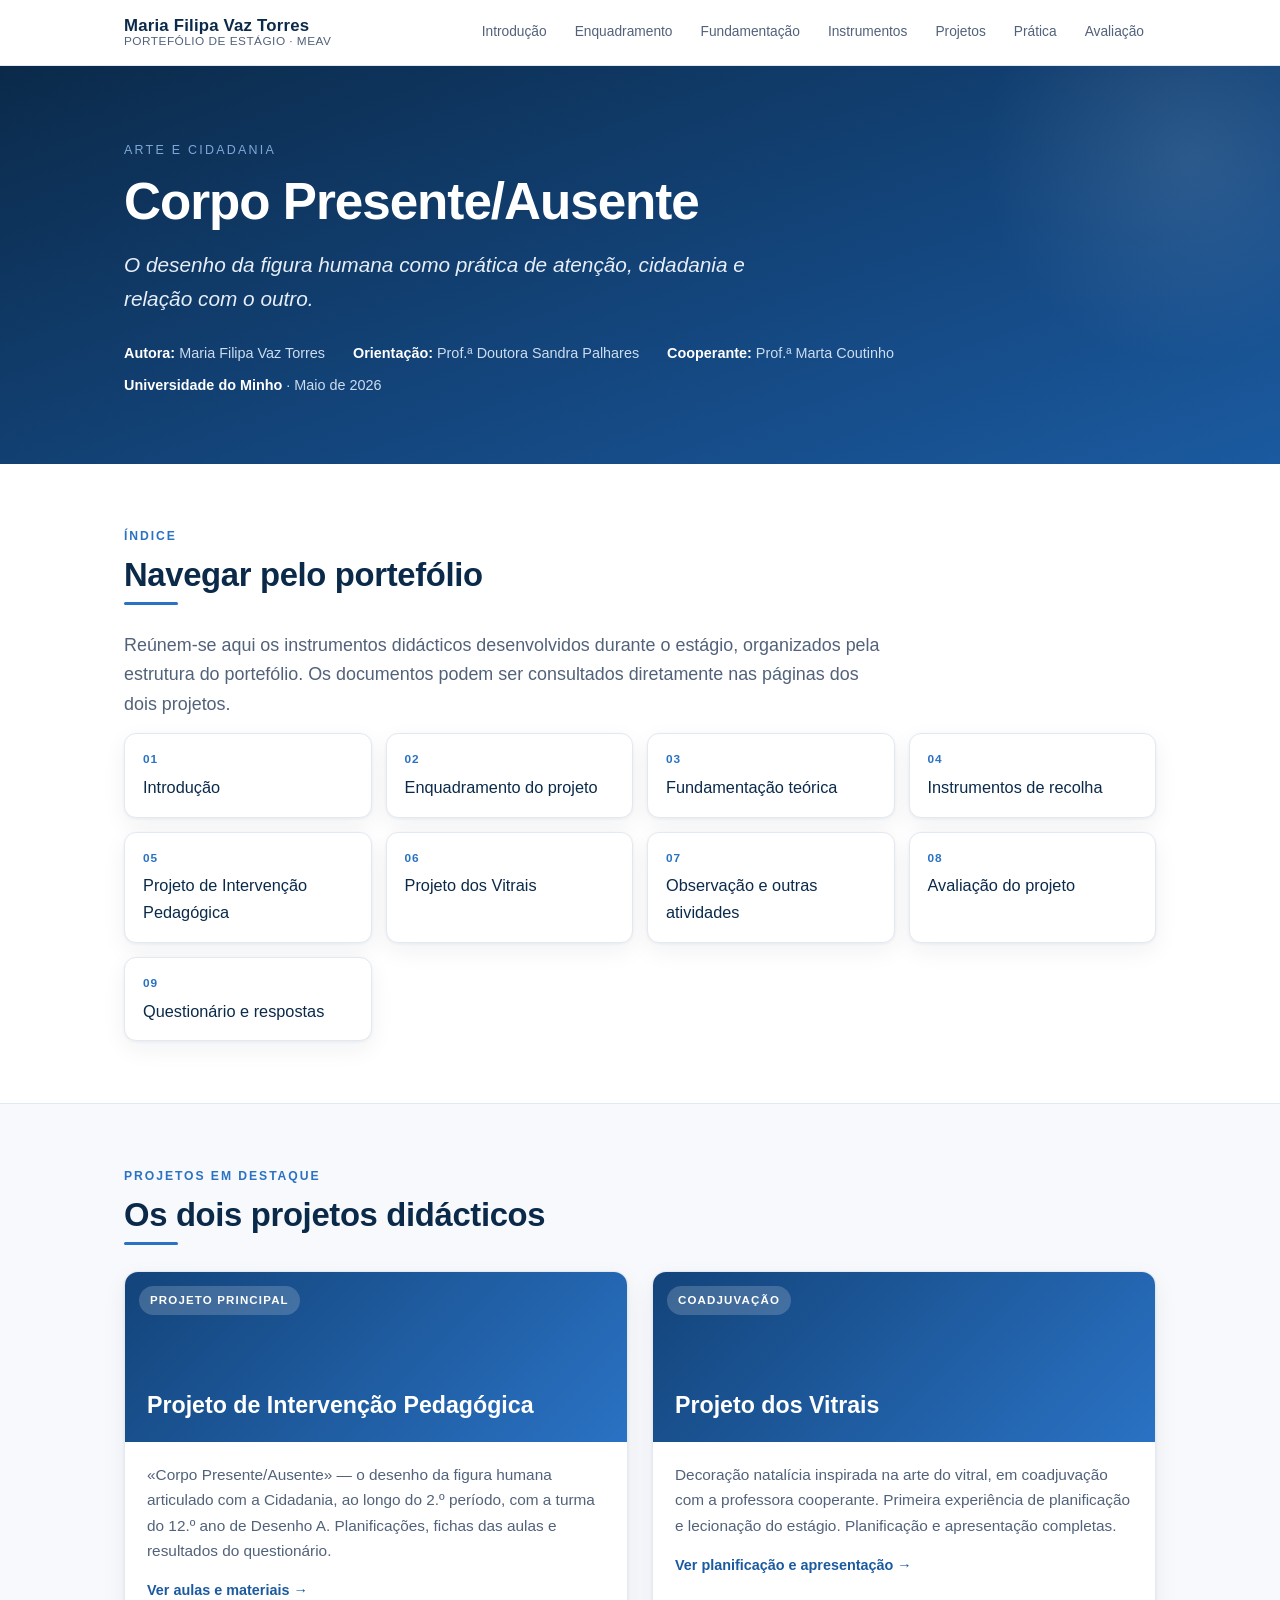
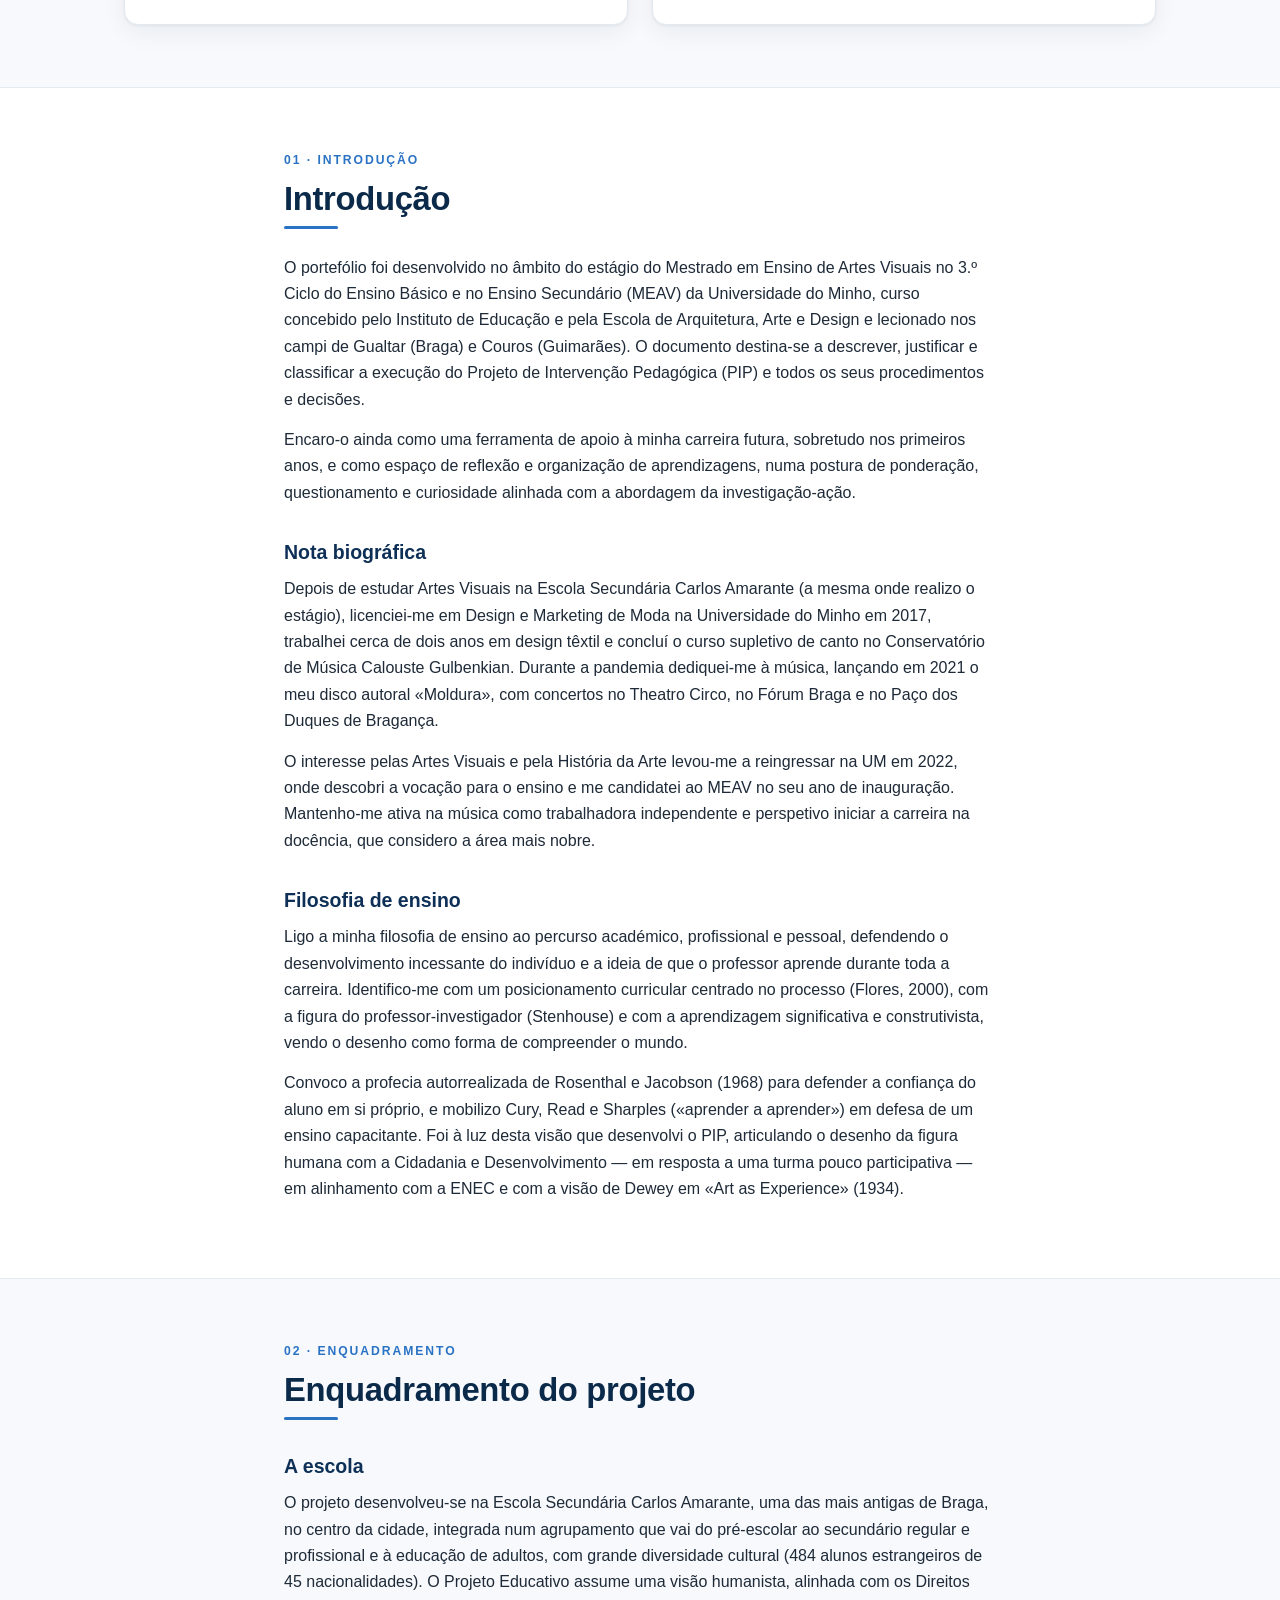
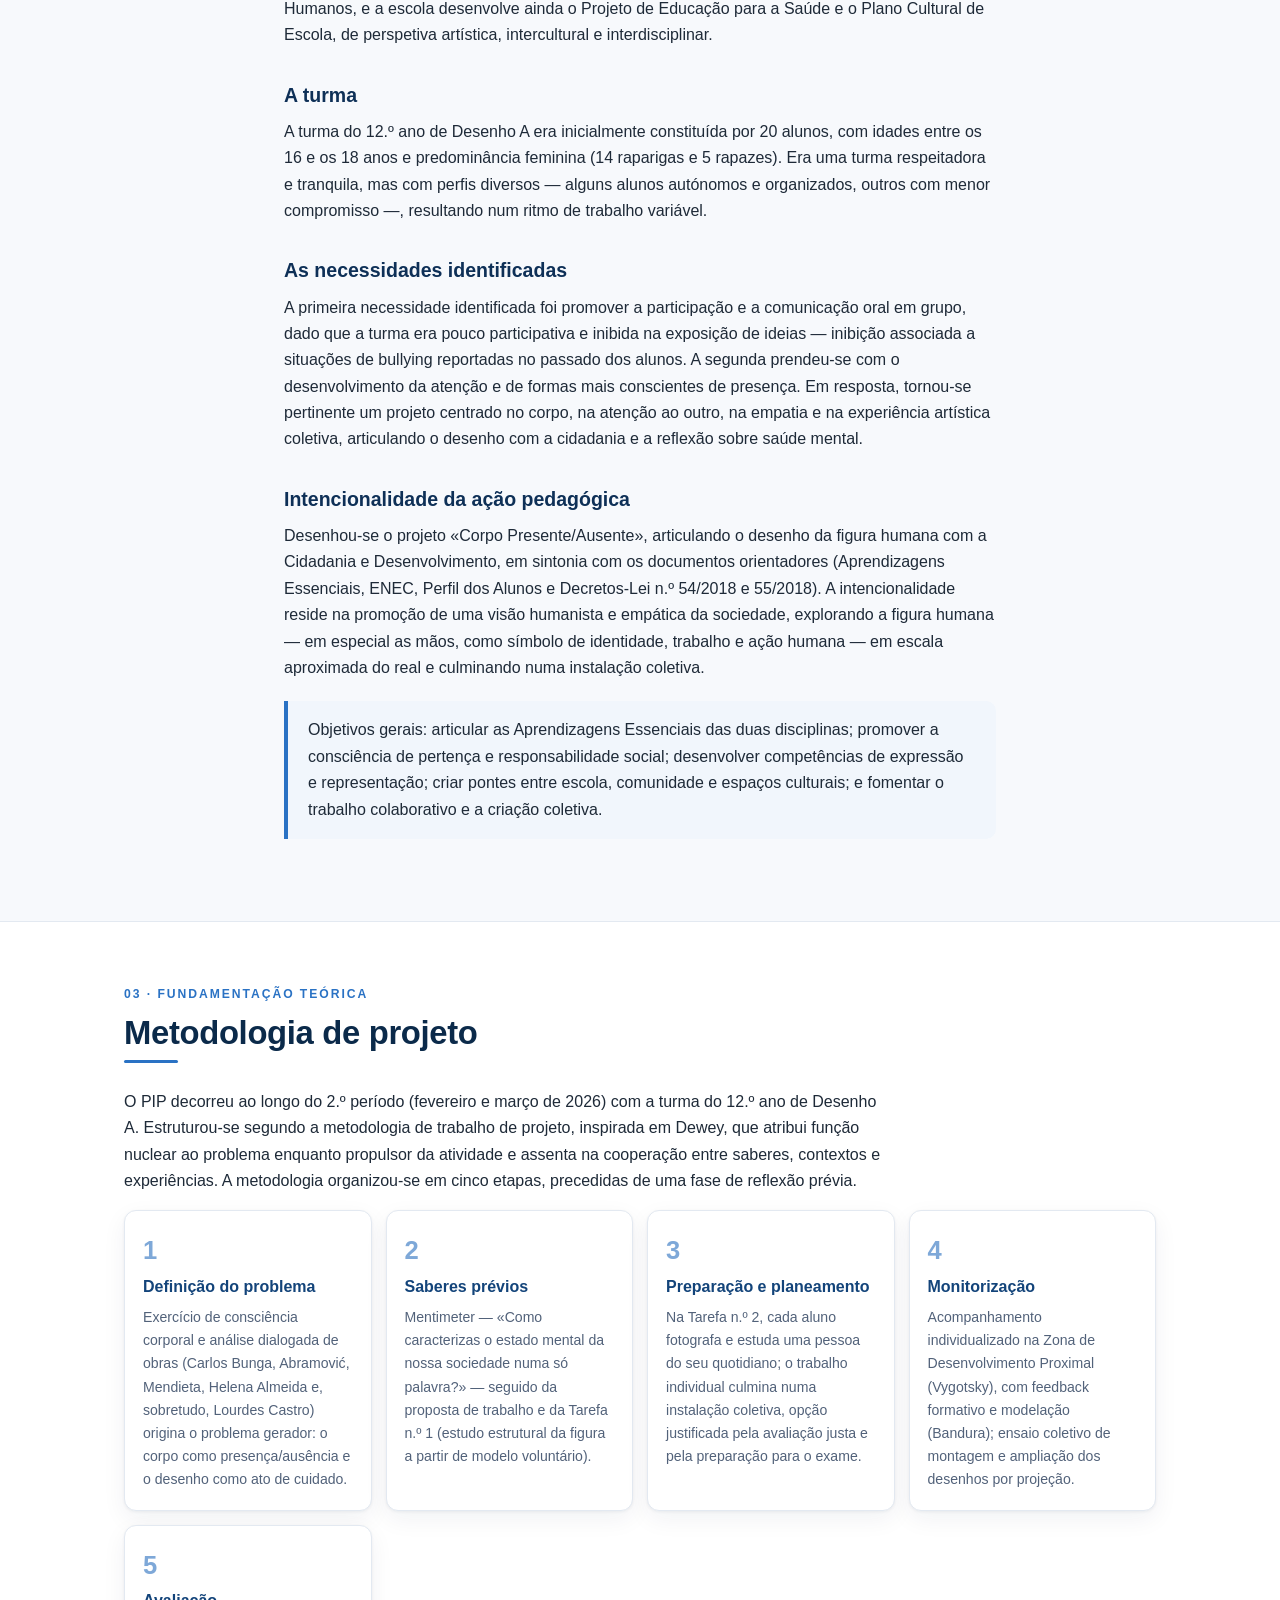
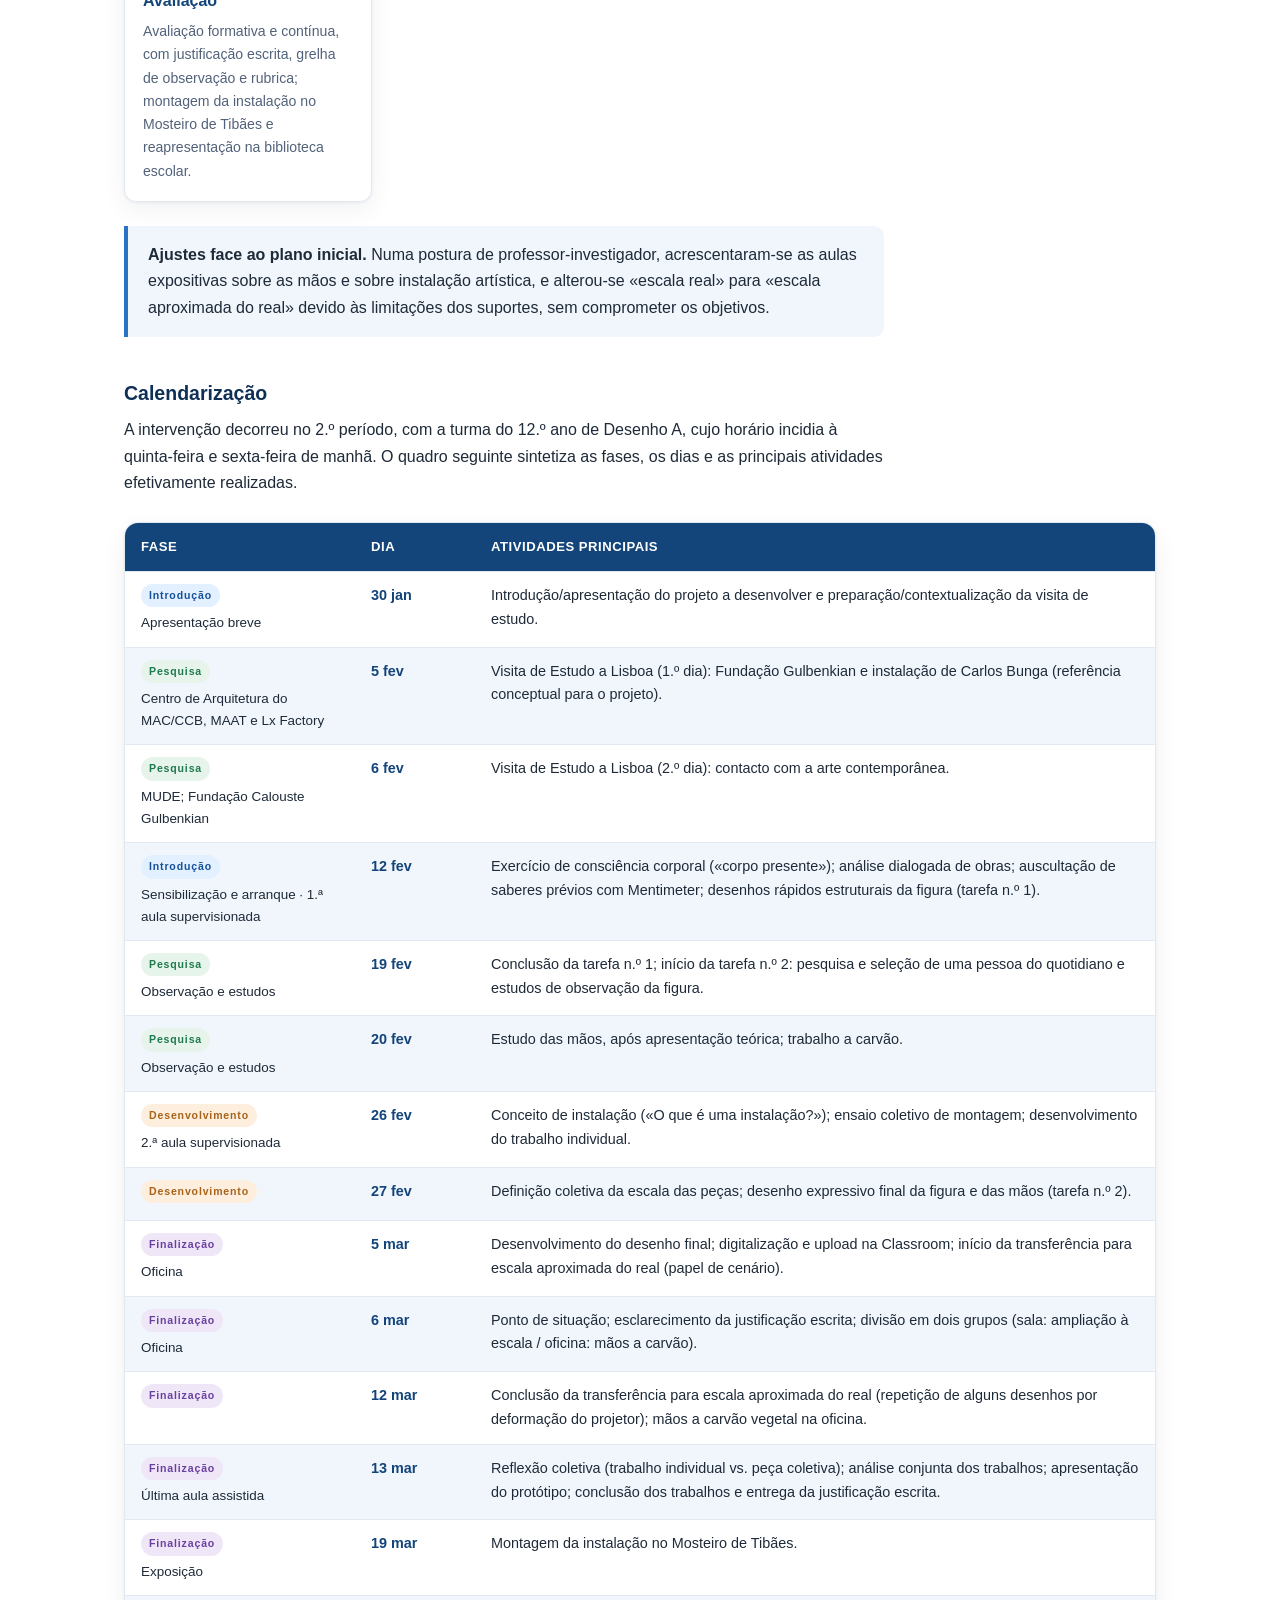
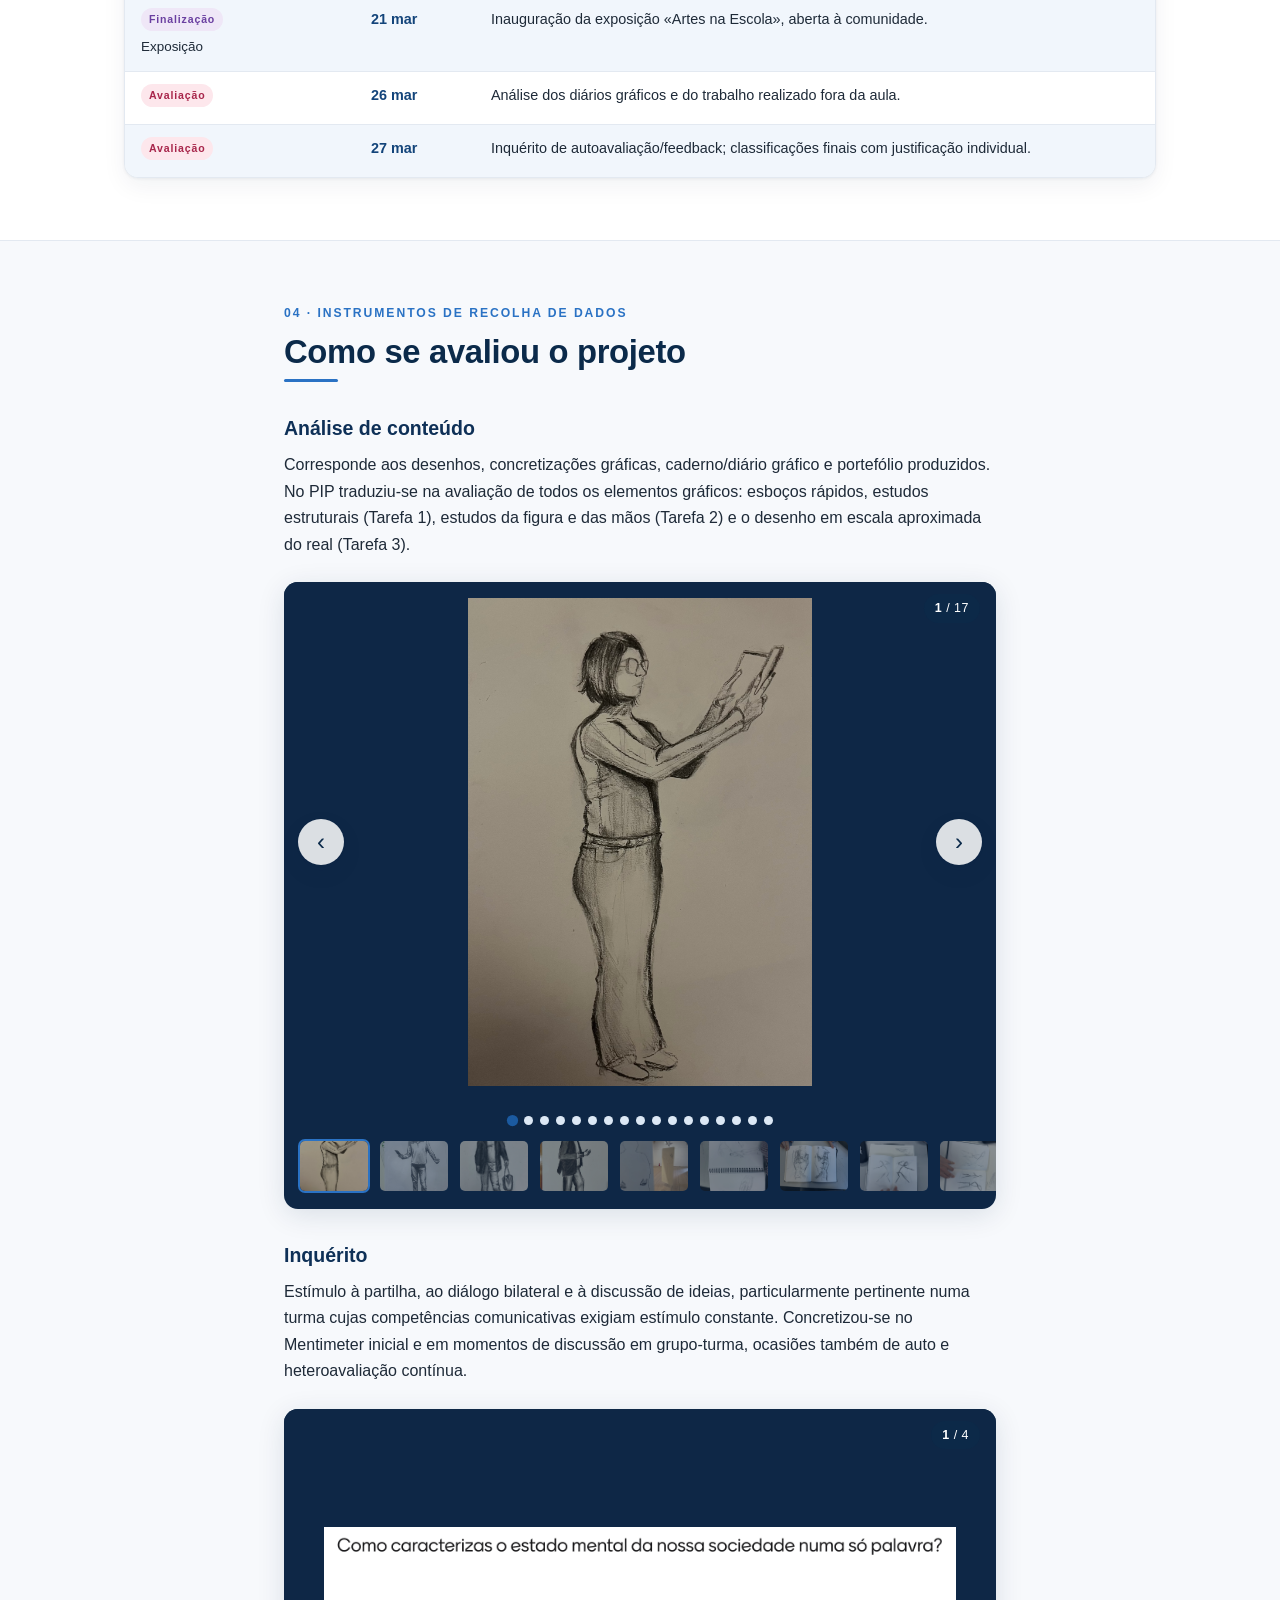
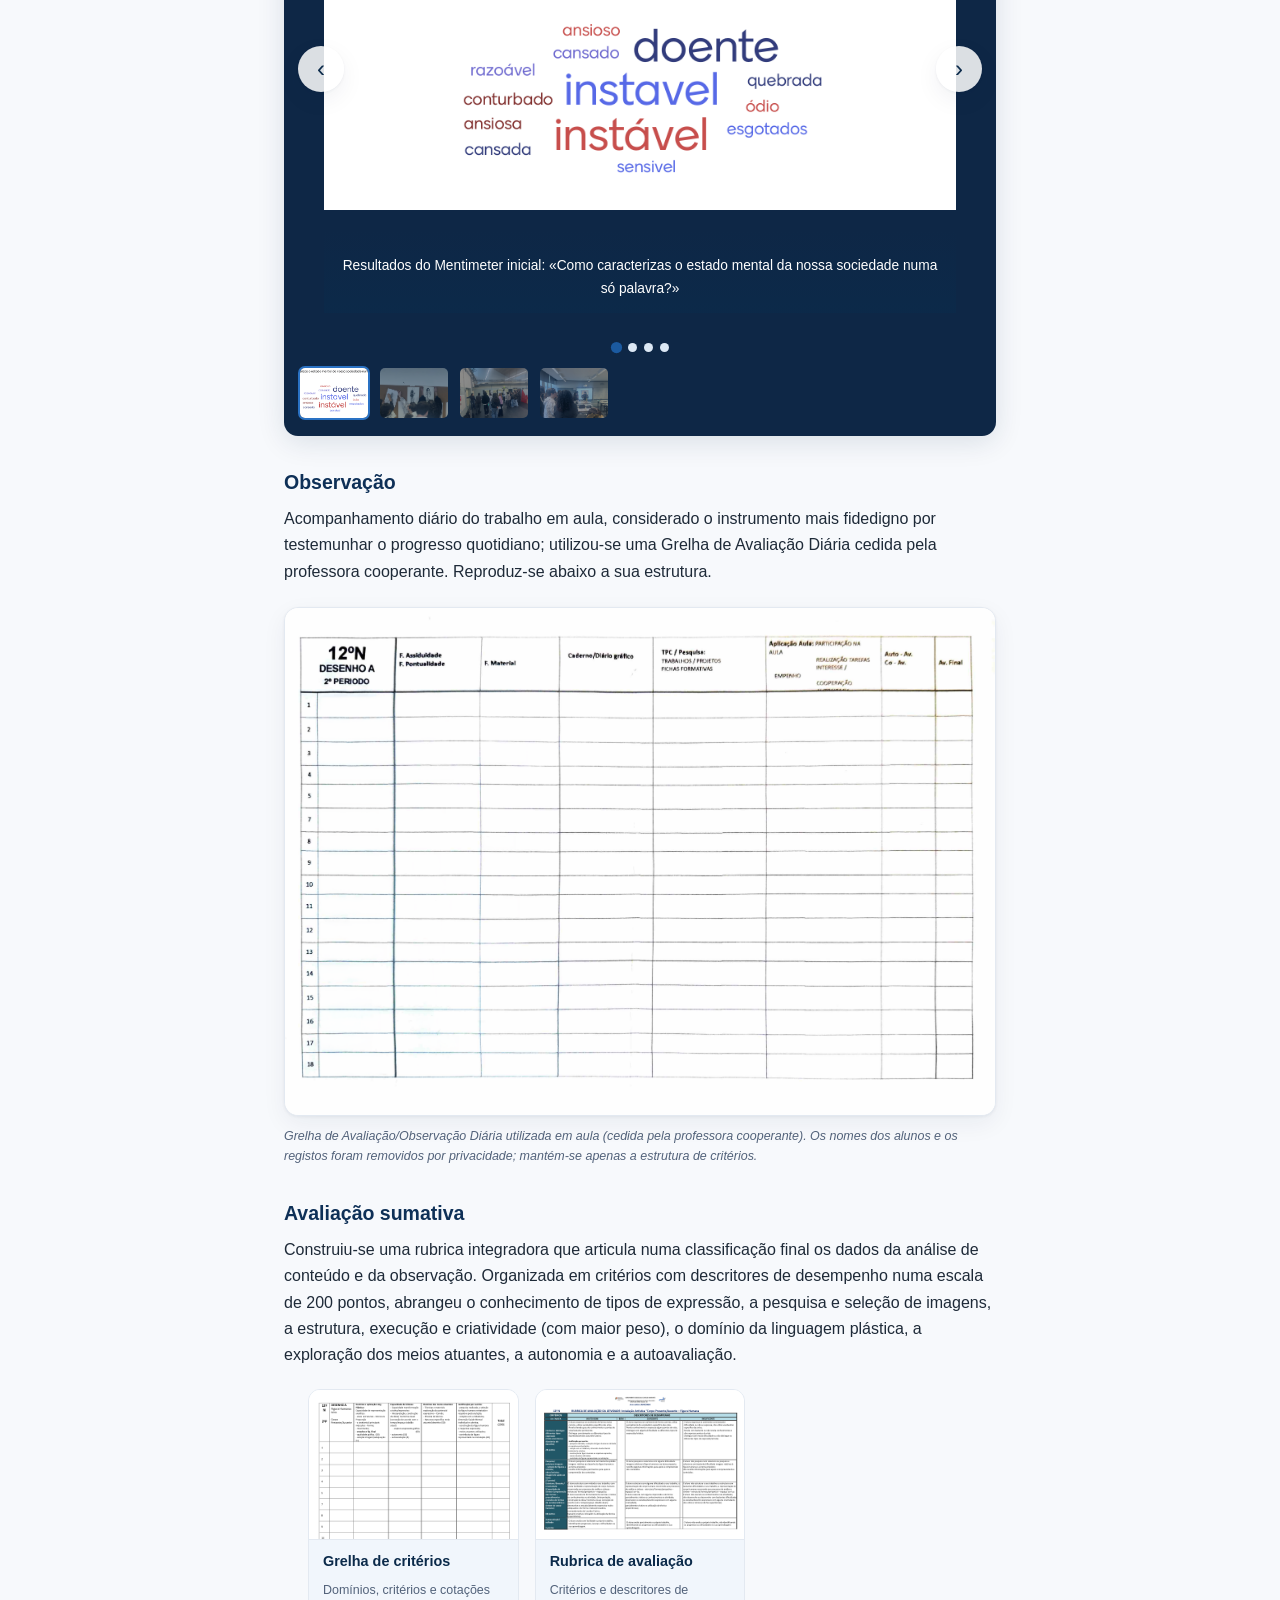
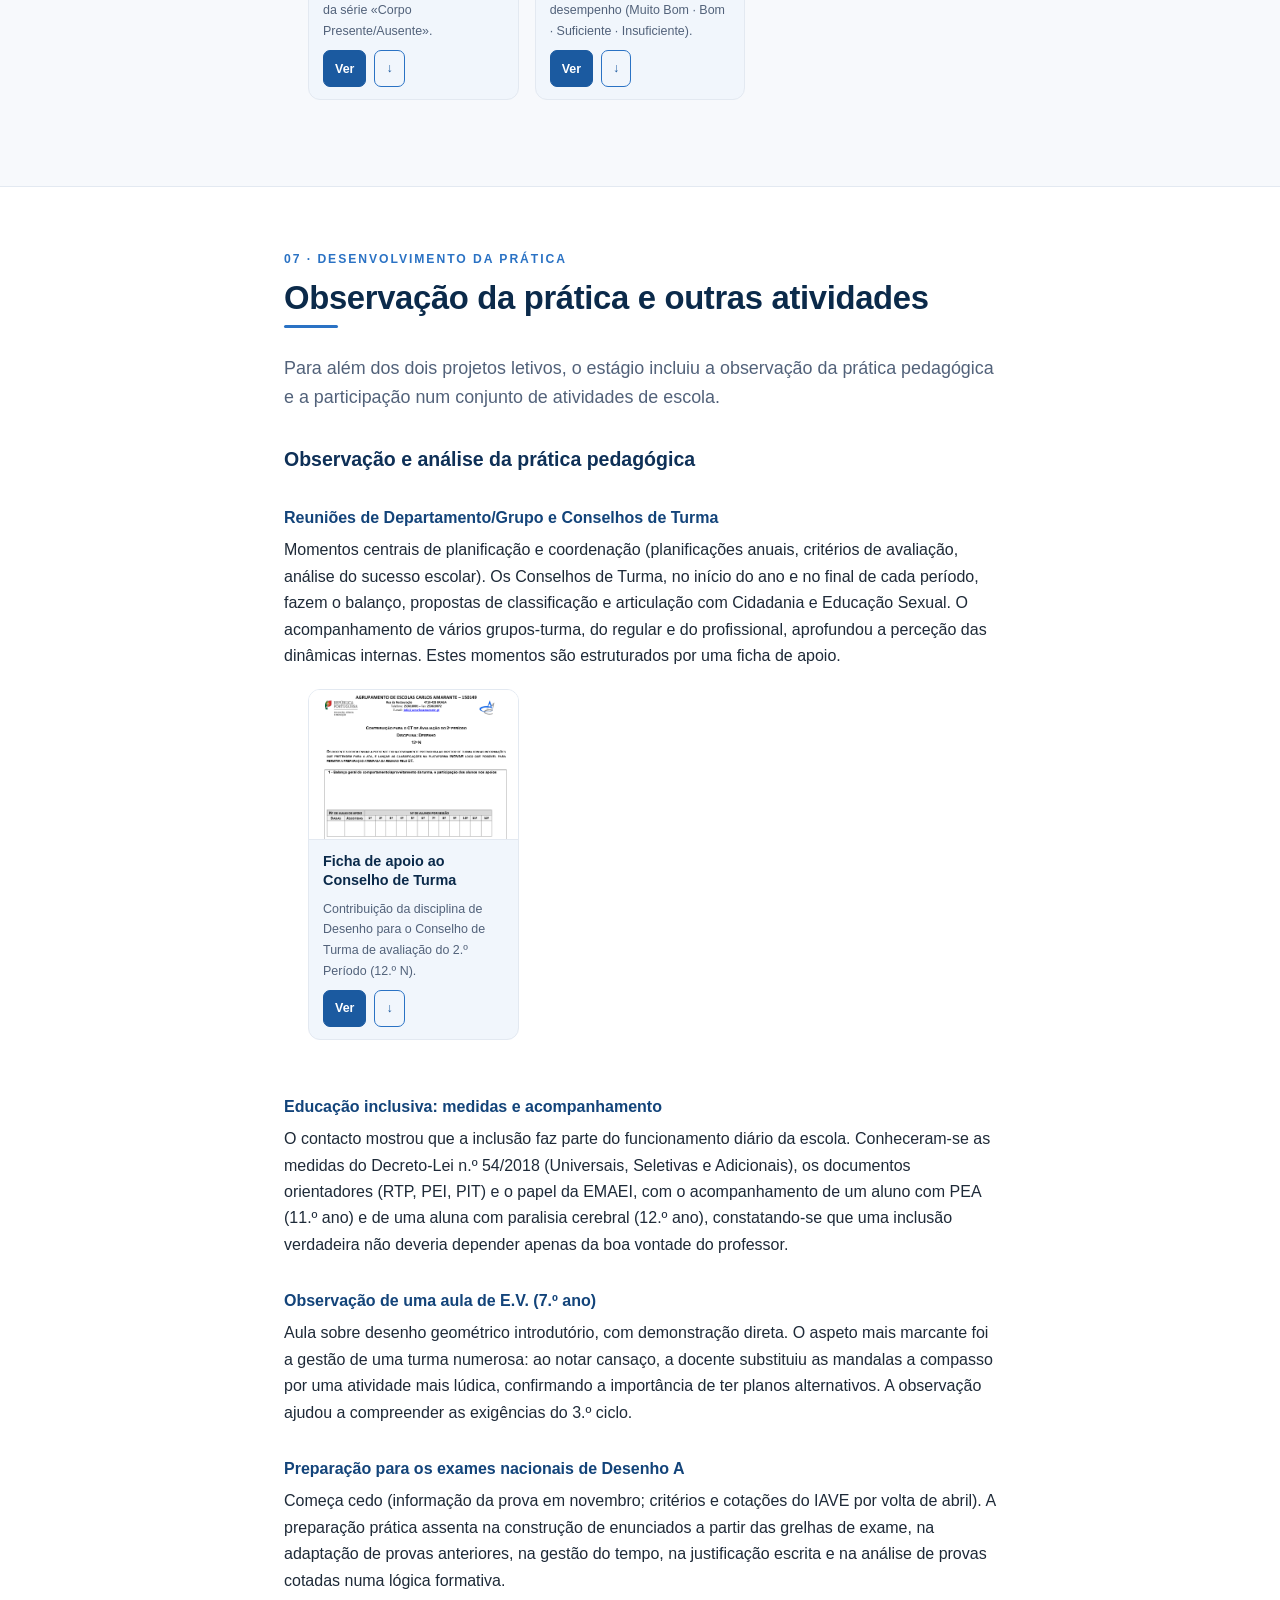
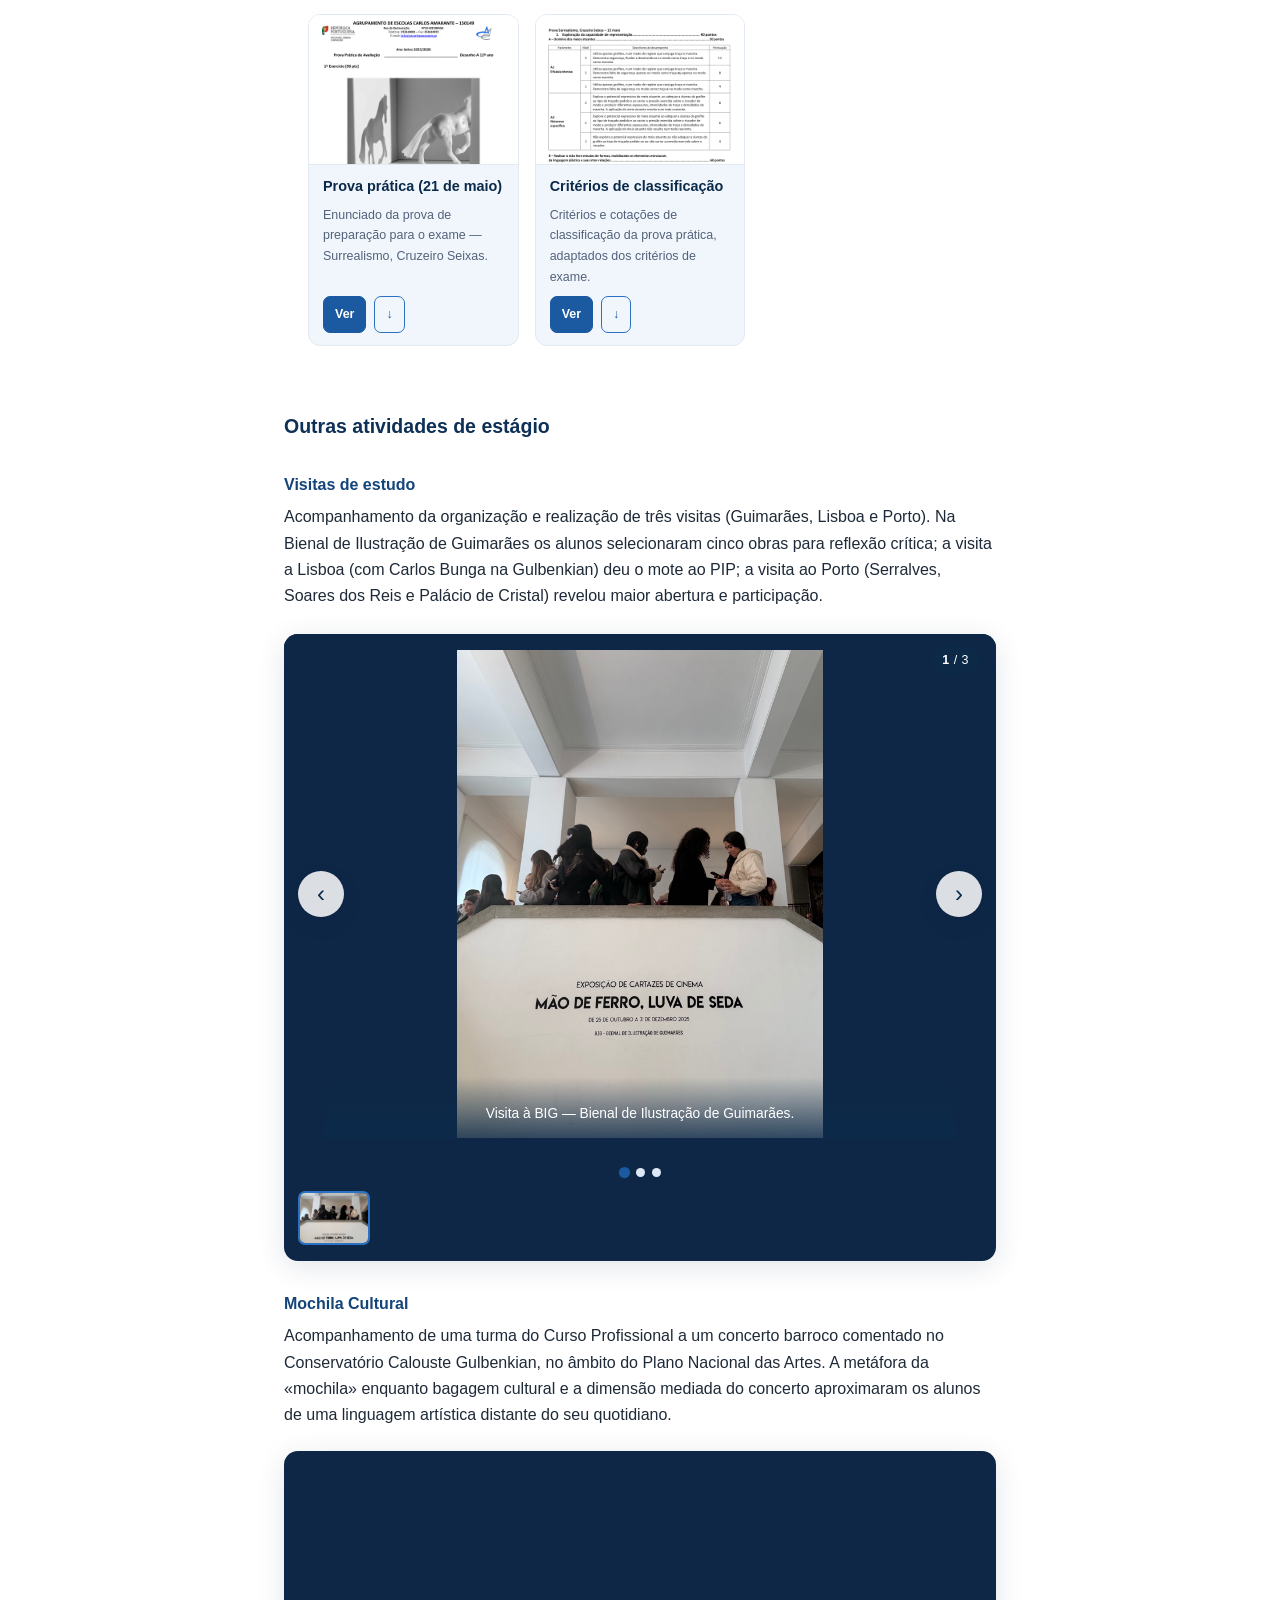
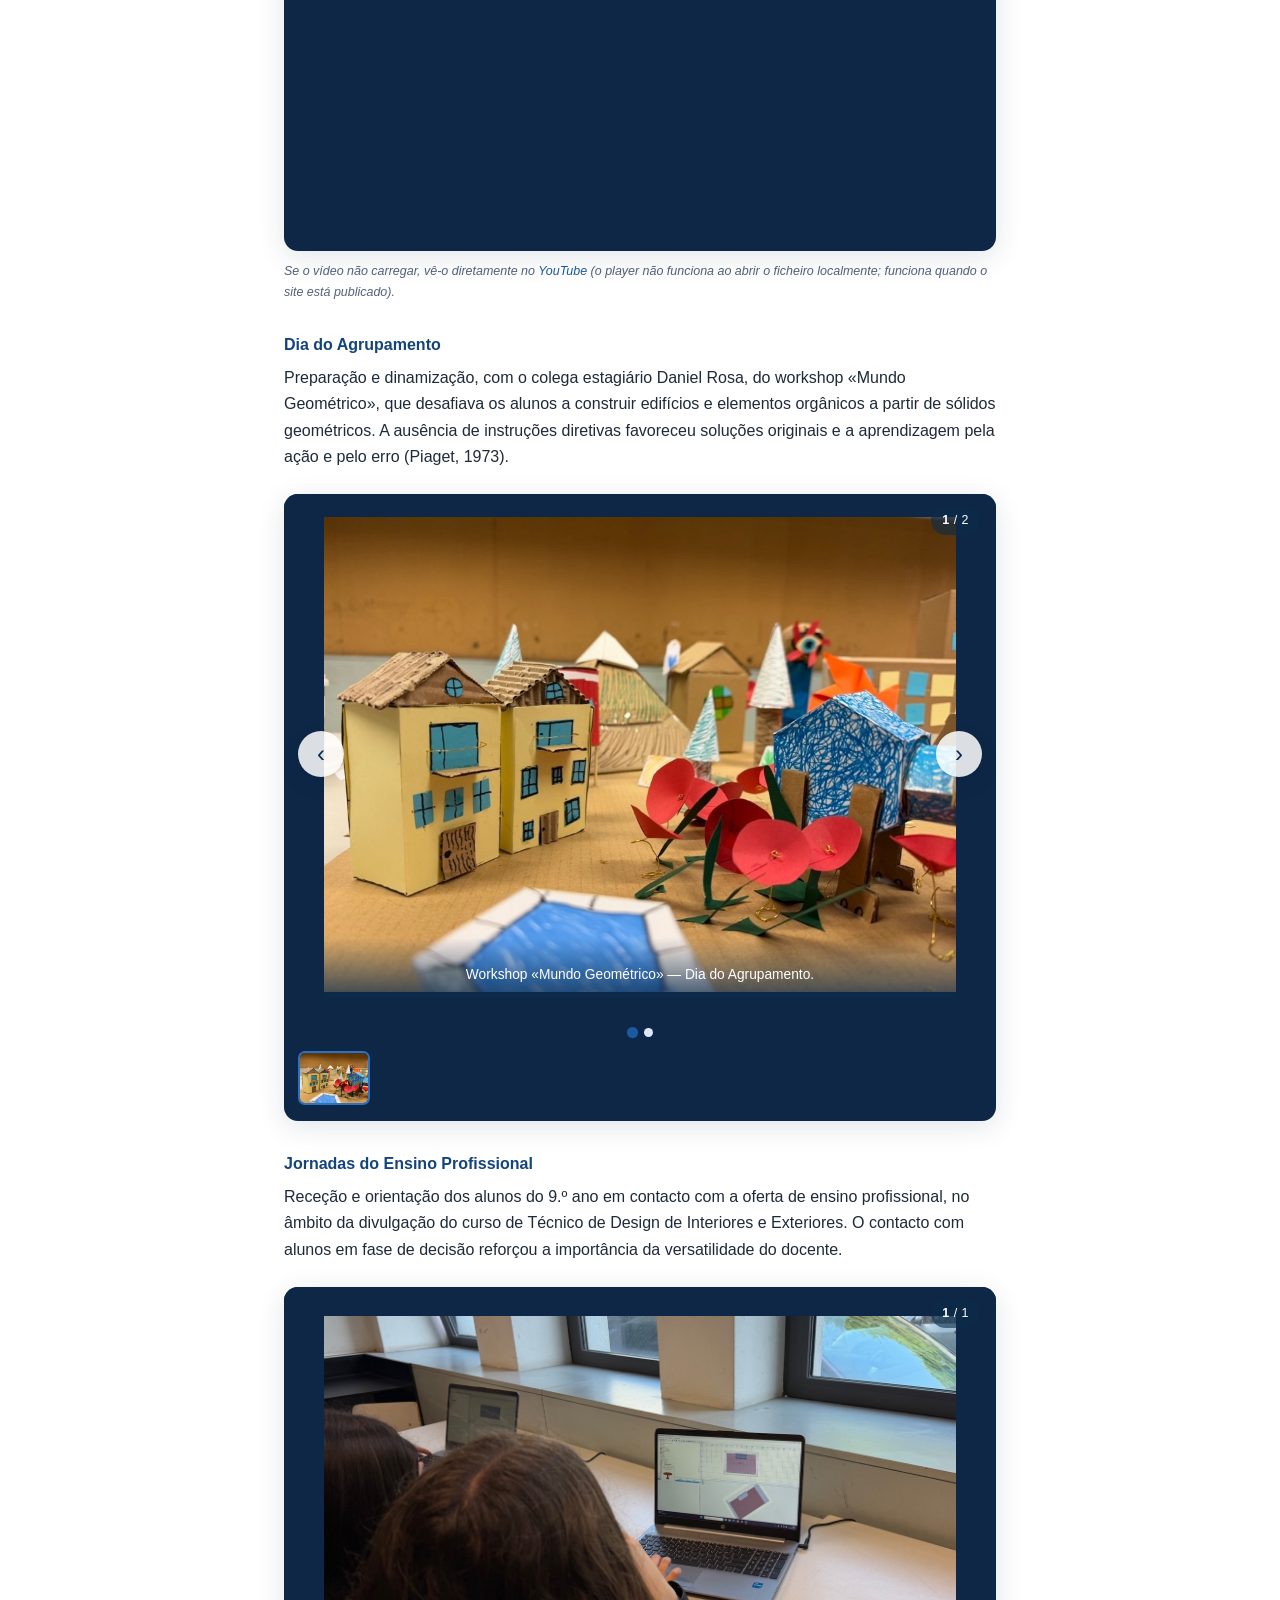
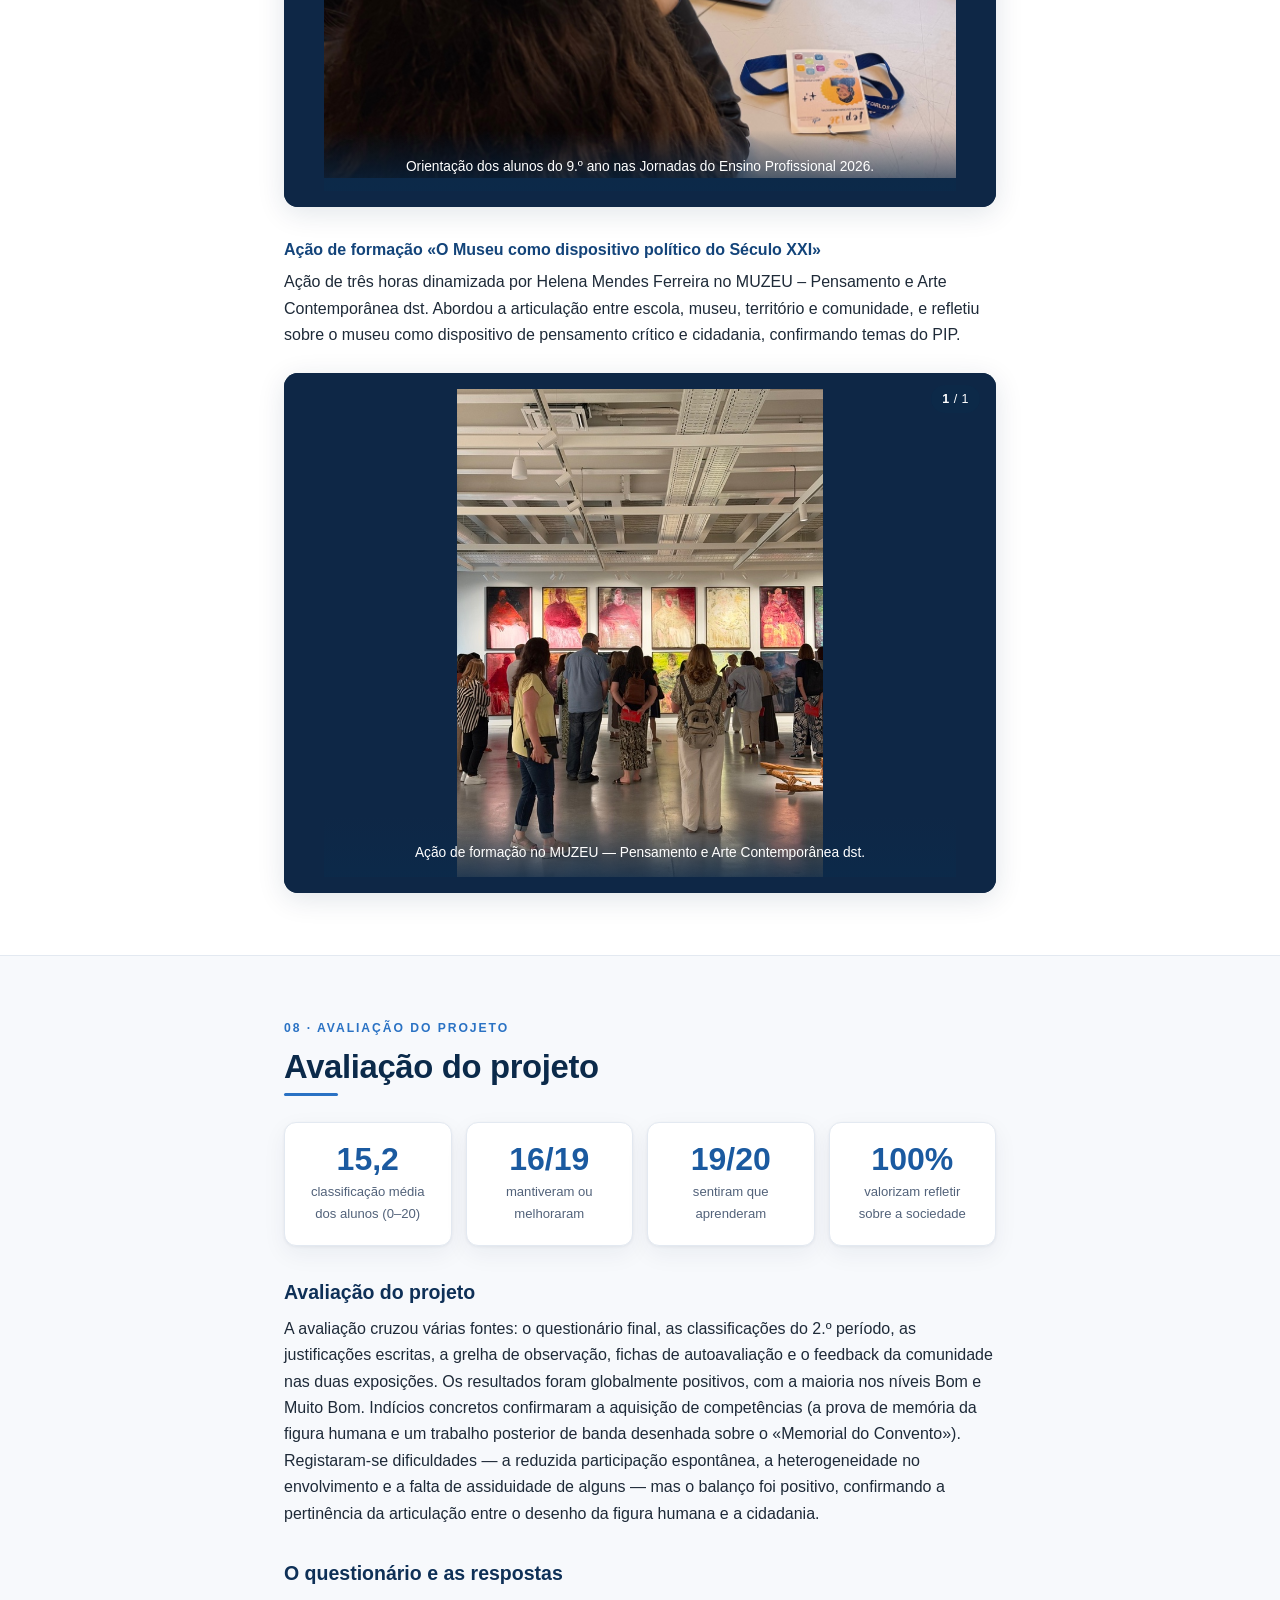
<file: index.html>
<!DOCTYPE html>
<html lang="pt">
<head>
<meta charset="UTF-8">
<meta name="viewport" content="width=device-width, initial-scale=1.0">
<title>Portefólio de Estágio — Maria Filipa Vaz Torres</title>
<meta name="description" content="Arte e Cidadania — Corpo Presente/Ausente. Portefólio de estágio do Mestrado em Ensino de Artes Visuais. Maria Filipa Vaz Torres, Universidade do Minho.">
<link rel="canonical" href="https://corpopresenteausente.me/">
<meta property="og:type" content="website">
<meta property="og:site_name" content="Corpo Presente/Ausente">
<meta property="og:title" content="Corpo Presente/Ausente — Portefólio de Estágio">
<meta property="og:description" content="O desenho da figura humana como prática de atenção, cidadania e relação com o outro. Maria Filipa Vaz Torres, MEAV — Universidade do Minho.">
<meta property="og:url" content="https://corpopresenteausente.me/">
<meta property="og:locale" content="pt_PT">
<link rel="stylesheet" href="style.css">
</head>
<body>

<header class="topo">
  <div class="topo-inner">
    <a class="marca" href="index.html">
      <b>Maria Filipa Vaz Torres</b>
      <span>Portefólio de Estágio · MEAV</span>
    </a>
    <nav class="nav">
      <a href="#introducao">Introdução</a>
      <a href="#enquadramento">Enquadramento</a>
      <a href="#fundamentacao">Fundamentação</a>
      <a href="#instrumentos">Instrumentos</a>
      <a href="#projetos">Projetos</a>
      <a href="#pratica">Prática</a>
      <a href="#avaliacao">Avaliação</a>
    </nav>
  </div>
</header>

<!-- HERO -->
<div class="hero">
  <div class="wrap">
    <p class="eyebrow">Arte e Cidadania</p>
    <h1>Corpo Presente/Ausente</h1>
    <p class="sub">O desenho da figura humana como prática de atenção, cidadania e relação com o outro.</p>
    <div class="meta">
      <span><b>Autora:</b> Maria Filipa Vaz Torres</span>
      <span><b>Orientação:</b> Prof.ª Doutora Sandra Palhares</span>
      <span><b>Cooperante:</b> Prof.ª Marta Coutinho</span>
      <span><b>Universidade do Minho</b> · Maio de 2026</span>
    </div>
  </div>
</div>

<!-- ÍNDICE -->
<section class="bloco" id="topo-indice">
  <div class="wrap">
    <p class="kicker">Índice</p>
    <h2 class="titulo">Navegar pelo portefólio</h2>
    <div class="divisoria"></div>
    <p class="lead estreito">Reúnem-se aqui os instrumentos didácticos desenvolvidos durante o estágio, organizados pela estrutura do portefólio. Os documentos podem ser consultados diretamente nas páginas dos dois projetos.</p>
    <div class="indice">
      <a href="#introducao"><span class="n">01</span><span class="t">Introdução</span></a>
      <a href="#enquadramento"><span class="n">02</span><span class="t">Enquadramento do projeto</span></a>
      <a href="#fundamentacao"><span class="n">03</span><span class="t">Fundamentação teórica</span></a>
      <a href="#instrumentos"><span class="n">04</span><span class="t">Instrumentos de recolha</span></a>
      <a href="pip.html"><span class="n">05</span><span class="t">Projeto de Intervenção Pedagógica</span></a>
      <a href="vitrais.html"><span class="n">06</span><span class="t">Projeto dos Vitrais</span></a>
      <a href="#pratica"><span class="n">07</span><span class="t">Observação e outras atividades</span></a>
      <a href="#avaliacao"><span class="n">08</span><span class="t">Avaliação do projeto</span></a>
      <a href="questionario.html"><span class="n">09</span><span class="t">Questionário e respostas</span></a>
    </div>
  </div>
</section>

<!-- PROJETOS EM DESTAQUE -->
<section class="bloco" id="projetos">
  <div class="wrap">
    <p class="kicker">Projetos em destaque</p>
    <h2 class="titulo">Os dois projetos didácticos</h2>
    <div class="divisoria"></div>
    <div class="destaques">
      <a class="proj-card" href="pip.html">
        <div class="cap">
          <span class="tag">Projeto principal</span>
          <h3>Projeto de Intervenção Pedagógica</h3>
        </div>
        <div class="corpo">
          <p>«Corpo Presente/Ausente» — o desenho da figura humana articulado com a Cidadania, ao longo do 2.º período, com a turma do 12.º ano de Desenho A. Planificações, fichas das aulas e resultados do questionário.</p>
          <span class="vermais">Ver aulas e materiais →</span>
        </div>
      </a>
      <a class="proj-card" href="vitrais.html">
        <div class="cap">
          <span class="tag">Coadjuvação</span>
          <h3>Projeto dos Vitrais</h3>
        </div>
        <div class="corpo">
          <p>Decoração natalícia inspirada na arte do vitral, em coadjuvação com a professora cooperante. Primeira experiência de planificação e lecionação do estágio. Planificação e apresentação completas.</p>
          <span class="vermais">Ver planificação e apresentação →</span>
        </div>
      </a>
    </div>
  </div>
</section>

<!-- 01 INTRODUÇÃO -->
<section class="bloco" id="introducao">
  <div class="wrap estreito">
    <p class="kicker">01 · Introdução</p>
    <h2 class="titulo">Introdução</h2>
    <div class="divisoria"></div>
    <p>O portefólio foi desenvolvido no âmbito do estágio do Mestrado em Ensino de Artes Visuais no 3.º Ciclo do Ensino Básico e no Ensino Secundário (MEAV) da Universidade do Minho, curso concebido pelo Instituto de Educação e pela Escola de Arquitetura, Arte e Design e lecionado nos campi de Gualtar (Braga) e Couros (Guimarães). O documento destina-se a descrever, justificar e classificar a execução do Projeto de Intervenção Pedagógica (PIP) e todos os seus procedimentos e decisões.</p>
    <p>Encaro-o ainda como uma ferramenta de apoio à minha carreira futura, sobretudo nos primeiros anos, e como espaço de reflexão e organização de aprendizagens, numa postura de ponderação, questionamento e curiosidade alinhada com a abordagem da investigação-ação.</p>

    <div class="subseccao">
      <h3 id="nota-biografica">Nota biográfica</h3>
      <p>Depois de estudar Artes Visuais na Escola Secundária Carlos Amarante (a mesma onde realizo o estágio), licenciei-me em Design e Marketing de Moda na Universidade do Minho em 2017, trabalhei cerca de dois anos em design têxtil e concluí o curso supletivo de canto no Conservatório de Música Calouste Gulbenkian. Durante a pandemia dediquei-me à música, lançando em 2021 o meu disco autoral «Moldura», com concertos no Theatro Circo, no Fórum Braga e no Paço dos Duques de Bragança.</p>
      <p>O interesse pelas Artes Visuais e pela História da Arte levou-me a reingressar na UM em 2022, onde descobri a vocação para o ensino e me candidatei ao MEAV no seu ano de inauguração. Mantenho-me ativa na música como trabalhadora independente e perspetivo iniciar a carreira na docência, que considero a área mais nobre.</p>
    </div>

    <div class="subseccao">
      <h3 id="filosofia-ensino">Filosofia de ensino</h3>
      <p>Ligo a minha filosofia de ensino ao percurso académico, profissional e pessoal, defendendo o desenvolvimento incessante do indivíduo e a ideia de que o professor aprende durante toda a carreira. Identifico-me com um posicionamento curricular centrado no processo (Flores, 2000), com a figura do professor-investigador (Stenhouse) e com a aprendizagem significativa e construtivista, vendo o desenho como forma de compreender o mundo.</p>
      <p>Convoco a profecia autorrealizada de Rosenthal e Jacobson (1968) para defender a confiança do aluno em si próprio, e mobilizo Cury, Read e Sharples («aprender a aprender») em defesa de um ensino capacitante. Foi à luz desta visão que desenvolvi o PIP, articulando o desenho da figura humana com a Cidadania e Desenvolvimento — em resposta a uma turma pouco participativa — em alinhamento com a ENEC e com a visão de Dewey em «Art as Experience» (1934).</p>
    </div>
  </div>
</section>

<!-- 02 ENQUADRAMENTO -->
<section class="bloco" id="enquadramento">
  <div class="wrap estreito">
    <p class="kicker">02 · Enquadramento</p>
    <h2 class="titulo">Enquadramento do projeto</h2>
    <div class="divisoria"></div>

    <div class="subseccao">
      <h3 id="a-escola">A escola</h3>
      <p>O projeto desenvolveu-se na Escola Secundária Carlos Amarante, uma das mais antigas de Braga, no centro da cidade, integrada num agrupamento que vai do pré-escolar ao secundário regular e profissional e à educação de adultos, com grande diversidade cultural (484 alunos estrangeiros de 45 nacionalidades). O Projeto Educativo assume uma visão humanista, alinhada com os Direitos Humanos, e a escola desenvolve ainda o Projeto de Educação para a Saúde e o Plano Cultural de Escola, de perspetiva artística, intercultural e interdisciplinar.</p>
    </div>

    <div class="subseccao">
      <h3 id="a-turma">A turma</h3>
      <p>A turma do 12.º ano de Desenho A era inicialmente constituída por 20 alunos, com idades entre os 16 e os 18 anos e predominância feminina (14 raparigas e 5 rapazes). Era uma turma respeitadora e tranquila, mas com perfis diversos — alguns alunos autónomos e organizados, outros com menor compromisso —, resultando num ritmo de trabalho variável.</p>
    </div>

    <div class="subseccao">
      <h3 id="necessidades">As necessidades identificadas</h3>
      <p>A primeira necessidade identificada foi promover a participação e a comunicação oral em grupo, dado que a turma era pouco participativa e inibida na exposição de ideias — inibição associada a situações de bullying reportadas no passado dos alunos. A segunda prendeu-se com o desenvolvimento da atenção e de formas mais conscientes de presença. Em resposta, tornou-se pertinente um projeto centrado no corpo, na atenção ao outro, na empatia e na experiência artística coletiva, articulando o desenho com a cidadania e a reflexão sobre saúde mental.</p>
    </div>

    <div class="subseccao">
      <h3 id="intencionalidade">Intencionalidade da ação pedagógica</h3>
      <p>Desenhou-se o projeto «Corpo Presente/Ausente», articulando o desenho da figura humana com a Cidadania e Desenvolvimento, em sintonia com os documentos orientadores (Aprendizagens Essenciais, ENEC, Perfil dos Alunos e Decretos-Lei n.º 54/2018 e 55/2018). A intencionalidade reside na promoção de uma visão humanista e empática da sociedade, explorando a figura humana — em especial as mãos, como símbolo de identidade, trabalho e ação humana — em escala aproximada do real e culminando numa instalação coletiva.</p>
      <div class="callout">Objetivos gerais: articular as Aprendizagens Essenciais das duas disciplinas; promover a consciência de pertença e responsabilidade social; desenvolver competências de expressão e representação; criar pontes entre escola, comunidade e espaços culturais; e fomentar o trabalho colaborativo e a criação coletiva.</div>
    </div>
  </div>
</section>

<!-- 03 FUNDAMENTAÇÃO -->
<section class="bloco" id="fundamentacao">
  <div class="wrap">
    <p class="kicker">03 · Fundamentação teórica</p>
    <h2 class="titulo">Metodologia de projeto</h2>
    <div class="divisoria"></div>
    <p class="estreito">O PIP decorreu ao longo do 2.º período (fevereiro e março de 2026) com a turma do 12.º ano de Desenho A. Estruturou-se segundo a metodologia de trabalho de projeto, inspirada em Dewey, que atribui função nuclear ao problema enquanto propulsor da atividade e assenta na cooperação entre saberes, contextos e experiências. A metodologia organizou-se em cinco etapas, precedidas de uma fase de reflexão prévia.</p>
    <div class="fases">
      <div class="fase"><div class="ord">1</div><h4>Definição do problema</h4><p>Exercício de consciência corporal e análise dialogada de obras (Carlos Bunga, Abramović, Mendieta, Helena Almeida e, sobretudo, Lourdes Castro) origina o problema gerador: o corpo como presença/ausência e o desenho como ato de cuidado.</p></div>
      <div class="fase"><div class="ord">2</div><h4>Saberes prévios</h4><p>Mentimeter — «Como caracterizas o estado mental da nossa sociedade numa só palavra?» — seguido da proposta de trabalho e da Tarefa n.º 1 (estudo estrutural da figura a partir de modelo voluntário).</p></div>
      <div class="fase"><div class="ord">3</div><h4>Preparação e planeamento</h4><p>Na Tarefa n.º 2, cada aluno fotografa e estuda uma pessoa do seu quotidiano; o trabalho individual culmina numa instalação coletiva, opção justificada pela avaliação justa e pela preparação para o exame.</p></div>
      <div class="fase"><div class="ord">4</div><h4>Monitorização</h4><p>Acompanhamento individualizado na Zona de Desenvolvimento Proximal (Vygotsky), com feedback formativo e modelação (Bandura); ensaio coletivo de montagem e ampliação dos desenhos por projeção.</p></div>
      <div class="fase"><div class="ord">5</div><h4>Avaliação</h4><p>Avaliação formativa e contínua, com justificação escrita, grelha de observação e rubrica; montagem da instalação no Mosteiro de Tibães e reapresentação na biblioteca escolar.</p></div>
    </div>
    <div class="callout estreito" style="margin-top:24px"><b>Ajustes face ao plano inicial.</b> Numa postura de professor-investigador, acrescentaram-se as aulas expositivas sobre as mãos e sobre instalação artística, e alterou-se «escala real» para «escala aproximada do real» devido às limitações dos suportes, sem comprometer os objetivos.</div>

    <h3 style="margin-top:40px">Calendarização</h3>
    <p class="estreito">A intervenção decorreu no 2.º período, com a turma do 12.º ano de Desenho A, cujo horário incidia à quinta-feira e sexta-feira de manhã. O quadro seguinte sintetiza as fases, os dias e as principais atividades efetivamente realizadas.</p>
    <div class="tabela-cal">
      <table class="cal">
        <thead>
          <tr><th>Fase</th><th>Dia</th><th>Atividades principais</th></tr>
        </thead>
        <tbody>
          <tr>
            <td class="fase-cel"><span class="cal-tag introducao">Introdução</span><span class="cal-fase-nome">Apresentação breve</span></td>
            <td class="dia">30 jan</td>
            <td>Introdução/apresentação do projeto a desenvolver e preparação/contextualização da visita de estudo.</td>
          </tr>
          <tr>
            <td class="fase-cel"><span class="cal-tag pesquisa">Pesquisa</span><span class="cal-fase-nome">Centro de Arquitetura do MAC/CCB, MAAT e Lx Factory</span></td>
            <td class="dia">5 fev</td>
            <td>Visita de Estudo a Lisboa (1.º dia): Fundação Gulbenkian e instalação de Carlos Bunga (referência conceptual para o projeto).</td>
          </tr>
          <tr>
            <td class="fase-cel"><span class="cal-tag pesquisa">Pesquisa</span><span class="cal-fase-nome">MUDE; Fundação Calouste Gulbenkian</span></td>
            <td class="dia">6 fev</td>
            <td>Visita de Estudo a Lisboa (2.º dia): contacto com a arte contemporânea.</td>
          </tr>
          <tr>
            <td class="fase-cel"><span class="cal-tag introducao">Introdução</span><span class="cal-fase-nome">Sensibilização e arranque · 1.ª aula supervisionada</span></td>
            <td class="dia">12 fev</td>
            <td>Exercício de consciência corporal («corpo presente»); análise dialogada de obras; auscultação de saberes prévios com Mentimeter; desenhos rápidos estruturais da figura (tarefa n.º 1).</td>
          </tr>
          <tr>
            <td class="fase-cel"><span class="cal-tag pesquisa">Pesquisa</span><span class="cal-fase-nome">Observação e estudos</span></td>
            <td class="dia">19 fev</td>
            <td>Conclusão da tarefa n.º 1; início da tarefa n.º 2: pesquisa e seleção de uma pessoa do quotidiano e estudos de observação da figura.</td>
          </tr>
          <tr>
            <td class="fase-cel"><span class="cal-tag pesquisa">Pesquisa</span><span class="cal-fase-nome">Observação e estudos</span></td>
            <td class="dia">20 fev</td>
            <td>Estudo das mãos, após apresentação teórica; trabalho a carvão.</td>
          </tr>
          <tr>
            <td class="fase-cel"><span class="cal-tag desenvolvimento">Desenvolvimento</span><span class="cal-fase-nome">2.ª aula supervisionada</span></td>
            <td class="dia">26 fev</td>
            <td>Conceito de instalação («O que é uma instalação?»); ensaio coletivo de montagem; desenvolvimento do trabalho individual.</td>
          </tr>
          <tr>
            <td class="fase-cel"><span class="cal-tag desenvolvimento">Desenvolvimento</span></td>
            <td class="dia">27 fev</td>
            <td>Definição coletiva da escala das peças; desenho expressivo final da figura e das mãos (tarefa n.º 2).</td>
          </tr>
          <tr>
            <td class="fase-cel"><span class="cal-tag finalizacao">Finalização</span><span class="cal-fase-nome">Oficina</span></td>
            <td class="dia">5 mar</td>
            <td>Desenvolvimento do desenho final; digitalização e upload na Classroom; início da transferência para escala aproximada do real (papel de cenário).</td>
          </tr>
          <tr>
            <td class="fase-cel"><span class="cal-tag finalizacao">Finalização</span><span class="cal-fase-nome">Oficina</span></td>
            <td class="dia">6 mar</td>
            <td>Ponto de situação; esclarecimento da justificação escrita; divisão em dois grupos (sala: ampliação à escala / oficina: mãos a carvão).</td>
          </tr>
          <tr>
            <td class="fase-cel"><span class="cal-tag finalizacao">Finalização</span></td>
            <td class="dia">12 mar</td>
            <td>Conclusão da transferência para escala aproximada do real (repetição de alguns desenhos por deformação do projetor); mãos a carvão vegetal na oficina.</td>
          </tr>
          <tr>
            <td class="fase-cel"><span class="cal-tag finalizacao">Finalização</span><span class="cal-fase-nome">Última aula assistida</span></td>
            <td class="dia">13 mar</td>
            <td>Reflexão coletiva (trabalho individual vs. peça coletiva); análise conjunta dos trabalhos; apresentação do protótipo; conclusão dos trabalhos e entrega da justificação escrita.</td>
          </tr>
          <tr>
            <td class="fase-cel"><span class="cal-tag finalizacao">Finalização</span><span class="cal-fase-nome">Exposição</span></td>
            <td class="dia">19 mar</td>
            <td>Montagem da instalação no Mosteiro de Tibães.</td>
          </tr>
          <tr>
            <td class="fase-cel"><span class="cal-tag finalizacao">Finalização</span><span class="cal-fase-nome">Exposição</span></td>
            <td class="dia">21 mar</td>
            <td>Inauguração da exposição «Artes na Escola», aberta à comunidade.</td>
          </tr>
          <tr>
            <td class="fase-cel"><span class="cal-tag avaliacao">Avaliação</span></td>
            <td class="dia">26 mar</td>
            <td>Análise dos diários gráficos e do trabalho realizado fora da aula.</td>
          </tr>
          <tr>
            <td class="fase-cel"><span class="cal-tag avaliacao">Avaliação</span></td>
            <td class="dia">27 mar</td>
            <td>Inquérito de autoavaliação/feedback; classificações finais com justificação individual.</td>
          </tr>
        </tbody>
      </table>
    </div>
  </div>
</section>

<!-- 04 INSTRUMENTOS -->
<section class="bloco" id="instrumentos">
  <div class="wrap estreito">
    <p class="kicker">04 · Instrumentos de recolha de dados</p>
    <h2 class="titulo">Como se avaliou o projeto</h2>
    <div class="divisoria"></div>
    <div class="subseccao"><h3 id="analise-conteudo">Análise de conteúdo</h3><p>Corresponde aos desenhos, concretizações gráficas, caderno/diário gráfico e portefólio produzidos. No PIP traduziu-se na avaliação de todos os elementos gráficos: esboços rápidos, estudos estruturais (Tarefa 1), estudos da figura e das mãos (Tarefa 2) e o desenho em escala aproximada do real (Tarefa 3).</p>
      <div id="galeria-analise"></div>
    </div>
    <div class="subseccao"><h3 id="inquerito">Inquérito</h3><p>Estímulo à partilha, ao diálogo bilateral e à discussão de ideias, particularmente pertinente numa turma cujas competências comunicativas exigiam estímulo constante. Concretizou-se no Mentimeter inicial e em momentos de discussão em grupo-turma, ocasiões também de auto e heteroavaliação contínua.</p>
      <div id="galeria-inquerito"></div>
    </div>
    <div class="subseccao"><h3 id="observacao">Observação</h3><p>Acompanhamento diário do trabalho em aula, considerado o instrumento mais fidedigno por testemunhar o progresso quotidiano; utilizou-se uma Grelha de Avaliação Diária cedida pela professora cooperante. Reproduz-se abaixo a sua estrutura.</p>
      <figure class="grelha-img">
        <a href="img/grelha-observacao.png" target="_blank" rel="noopener" title="Abrir grelha em tamanho real">
          <img src="img/grelha-observacao.png" alt="Grelha de Avaliação/Observação Diária — 12.º N, Desenho A, 2.º Período" loading="lazy">
        </a>
      </figure>
      <p class="obs-nota">Grelha de Avaliação/Observação Diária utilizada em aula (cedida pela professora cooperante). Os nomes dos alunos e os registos foram removidos por privacidade; mantém-se apenas a estrutura de critérios.</p>
    </div>
    <div class="subseccao"><h3 id="avaliacao-sumativa">Avaliação sumativa</h3><p>Construiu-se uma rubrica integradora que articula numa classificação final os dados da análise de conteúdo e da observação. Organizada em critérios com descritores de desempenho numa escala de 200 pontos, abrangeu o conhecimento de tipos de expressão, a pesquisa e seleção de imagens, a estrutura, execução e criatividade (com maior peso), o domínio da linguagem plástica, a exploração dos meios atuantes, a autonomia e a autoavaliação.</p>
      <div class="materiais">
        <div class="mat">
          <div class="miniatura"><img src="img/thumb_avaliacao_grelha_rubrica.png" alt="Grelha de critérios de avaliação"></div>
          <div class="info">
            <span class="nome">Grelha de critérios</span>
            <span class="desc">Domínios, critérios e cotações da série «Corpo Presente/Ausente».</span>
            <div class="acoes">
              <button class="btn primario" data-pdf="materiais/avaliacao_grelha_rubrica.pdf" data-nome="Grelha de critérios — Corpo Presente/Ausente">Ver</button>
              <a class="btn fantasma" href="materiais/avaliacao_grelha_rubrica.pdf" download>↓</a>
            </div>
          </div>
        </div>
        <div class="mat">
          <div class="miniatura"><img src="img/thumb_avaliacao_rubrica_descritores.png" alt="Rubrica com descritores de desempenho"></div>
          <div class="info">
            <span class="nome">Rubrica de avaliação</span>
            <span class="desc">Critérios e descritores de desempenho (Muito Bom · Bom · Suficiente · Insuficiente).</span>
            <div class="acoes">
              <button class="btn primario" data-pdf="materiais/avaliacao_rubrica_descritores.pdf" data-nome="Rubrica de avaliação — descritores de desempenho">Ver</button>
              <a class="btn fantasma" href="materiais/avaliacao_rubrica_descritores.pdf" download>↓</a>
            </div>
          </div>
        </div>
      </div>
    </div>
  </div>
</section>

<!-- 07 PRÁTICA: OBSERVAÇÃO + OUTRAS ATIVIDADES -->
<section class="bloco" id="pratica">
  <div class="wrap estreito">
    <p class="kicker">07 · Desenvolvimento da prática</p>
    <h2 class="titulo">Observação da prática e outras atividades</h2>
    <div class="divisoria"></div>
    <p class="lead">Para além dos dois projetos letivos, o estágio incluiu a observação da prática pedagógica e a participação num conjunto de atividades de escola.</p>

    <h3 id="observacao-pratica">Observação e análise da prática pedagógica</h3>
    <div class="subseccao"><h4 id="reunioes">Reuniões de Departamento/Grupo e Conselhos de Turma</h4><p>Momentos centrais de planificação e coordenação (planificações anuais, critérios de avaliação, análise do sucesso escolar). Os Conselhos de Turma, no início do ano e no final de cada período, fazem o balanço, propostas de classificação e articulação com Cidadania e Educação Sexual. O acompanhamento de vários grupos-turma, do regular e do profissional, aprofundou a perceção das dinâmicas internas. Estes momentos são estruturados por uma ficha de apoio.</p>
      <div class="materiais">
        <div class="mat">
          <div class="miniatura"><img src="img/thumb_ficha_apoio_conselho_turma.png" alt="Ficha de apoio ao Conselho de Turma"></div>
          <div class="info">
            <span class="nome">Ficha de apoio ao Conselho de Turma</span>
            <span class="desc">Contribuição da disciplina de Desenho para o Conselho de Turma de avaliação do 2.º Período (12.º N).</span>
            <div class="acoes">
              <button class="btn primario" data-pdf="materiais/ficha_apoio_conselho_turma.pdf" data-nome="Ficha de apoio ao Conselho de Turma — 2.º Período">Ver</button>
              <a class="btn fantasma" href="materiais/ficha_apoio_conselho_turma.pdf" download>↓</a>
            </div>
          </div>
        </div>
      </div>
    </div>
    <div class="subseccao"><h4 id="educacao-inclusiva">Educação inclusiva: medidas e acompanhamento</h4><p>O contacto mostrou que a inclusão faz parte do funcionamento diário da escola. Conheceram-se as medidas do Decreto-Lei n.º 54/2018 (Universais, Seletivas e Adicionais), os documentos orientadores (RTP, PEI, PIT) e o papel da EMAEI, com o acompanhamento de um aluno com PEA (11.º ano) e de uma aluna com paralisia cerebral (12.º ano), constatando-se que uma inclusão verdadeira não deveria depender apenas da boa vontade do professor.</p></div>
    <div class="subseccao"><h4 id="observacao-ev">Observação de uma aula de E.V. (7.º ano)</h4><p>Aula sobre desenho geométrico introdutório, com demonstração direta. O aspeto mais marcante foi a gestão de uma turma numerosa: ao notar cansaço, a docente substituiu as mandalas a compasso por uma atividade mais lúdica, confirmando a importância de ter planos alternativos. A observação ajudou a compreender as exigências do 3.º ciclo.</p></div>
    <div class="subseccao"><h4 id="preparacao-exames">Preparação para os exames nacionais de Desenho A</h4><p>Começa cedo (informação da prova em novembro; critérios e cotações do IAVE por volta de abril). A preparação prática assenta na construção de enunciados a partir das grelhas de exame, na adaptação de provas anteriores, na gestão do tempo, na justificação escrita e na análise de provas cotadas numa lógica formativa.</p>
      <div class="materiais">
        <div class="mat">
          <div class="miniatura"><img src="img/thumb_exames_prova_pratica.png" alt="Enunciado da prova prática"></div>
          <div class="info">
            <span class="nome">Prova prática (21 de maio)</span>
            <span class="desc">Enunciado da prova de preparação para o exame — Surrealismo, Cruzeiro Seixas.</span>
            <div class="acoes">
              <button class="btn primario" data-pdf="materiais/exames_prova_pratica.pdf" data-nome="Prova prática — 21 de maio">Ver</button>
              <a class="btn fantasma" href="materiais/exames_prova_pratica.pdf" download>↓</a>
            </div>
          </div>
        </div>
        <div class="mat">
          <div class="miniatura"><img src="img/thumb_exames_criterios_classificacao.png" alt="Critérios de classificação da prova"></div>
          <div class="info">
            <span class="nome">Critérios de classificação</span>
            <span class="desc">Critérios e cotações de classificação da prova prática, adaptados dos critérios de exame.</span>
            <div class="acoes">
              <button class="btn primario" data-pdf="materiais/exames_criterios_classificacao.pdf" data-nome="Critérios de classificação — Prova prática">Ver</button>
              <a class="btn fantasma" href="materiais/exames_criterios_classificacao.pdf" download>↓</a>
            </div>
          </div>
        </div>
      </div>
    </div>

    <h3 style="margin-top:40px">Outras atividades de estágio</h3>
    <div class="subseccao"><h4 id="visitas-estudo">Visitas de estudo</h4><p>Acompanhamento da organização e realização de três visitas (Guimarães, Lisboa e Porto). Na Bienal de Ilustração de Guimarães os alunos selecionaram cinco obras para reflexão crítica; a visita a Lisboa (com Carlos Bunga na Gulbenkian) deu o mote ao PIP; a visita ao Porto (Serralves, Soares dos Reis e Palácio de Cristal) revelou maior abertura e participação.</p><div id="galeria-visitas"></div></div>
    <div class="subseccao"><h4 id="mochila-cultural">Mochila Cultural</h4><p>Acompanhamento de uma turma do Curso Profissional a um concerto barroco comentado no Conservatório Calouste Gulbenkian, no âmbito do Plano Nacional das Artes. A metáfora da «mochila» enquanto bagagem cultural e a dimensão mediada do concerto aproximaram os alunos de uma linguagem artística distante do seu quotidiano.</p>
      <div class="video-embed">
        <iframe src="https://www.youtube.com/embed/eVUCysOer1s?feature=oembed" title="Mochila Cultural — Concerto Barroco Comentado (Conservatório de Música Calouste Gulbenkian)" frameborder="0" allow="accelerometer; autoplay; clipboard-write; encrypted-media; gyroscope; picture-in-picture; web-share" referrerpolicy="strict-origin-when-cross-origin" allowfullscreen></iframe>
      </div>
      <p class="obs-nota">Se o vídeo não carregar, vê-o diretamente no <a href="https://www.youtube.com/watch?v=eVUCysOer1s" target="_blank" rel="noopener">YouTube</a> (o player não funciona ao abrir o ficheiro localmente; funciona quando o site está publicado).</p>
    </div>
    <div class="subseccao"><h4 id="dia-agrupamento">Dia do Agrupamento</h4><p>Preparação e dinamização, com o colega estagiário Daniel Rosa, do workshop «Mundo Geométrico», que desafiava os alunos a construir edifícios e elementos orgânicos a partir de sólidos geométricos. A ausência de instruções diretivas favoreceu soluções originais e a aprendizagem pela ação e pelo erro (Piaget, 1973).</p><div id="galeria-agrupamento"></div></div>
    <div class="subseccao"><h4 id="jornadas">Jornadas do Ensino Profissional</h4><p>Receção e orientação dos alunos do 9.º ano em contacto com a oferta de ensino profissional, no âmbito da divulgação do curso de Técnico de Design de Interiores e Exteriores. O contacto com alunos em fase de decisão reforçou a importância da versatilidade do docente.</p><div id="galeria-jornadas"></div></div>
    <div class="subseccao"><h4 id="formacao-museu">Ação de formação «O Museu como dispositivo político do Século XXI»</h4><p>Ação de três horas dinamizada por Helena Mendes Ferreira no MUZEU – Pensamento e Arte Contemporânea dst. Abordou a articulação entre escola, museu, território e comunidade, e refletiu sobre o museu como dispositivo de pensamento crítico e cidadania, confirmando temas do PIP.</p><div id="galeria-formacao-museu"></div></div>
  </div>
</section>

<!-- 08 AVALIAÇÃO -->
<section class="bloco" id="avaliacao">
  <div class="wrap estreito">
    <p class="kicker">08 · Avaliação do projeto</p>
    <h2 class="titulo">Avaliação do projeto</h2>
    <div class="divisoria"></div>
    <div class="stats">
      <div class="stat"><div class="num">15,2</div><div class="lab">classificação média dos alunos (0–20)</div></div>
      <div class="stat"><div class="num">16/19</div><div class="lab">mantiveram ou melhoraram</div></div>
      <div class="stat"><div class="num">19/20</div><div class="lab">sentiram que aprenderam</div></div>
      <div class="stat"><div class="num">100%</div><div class="lab">valorizam refletir sobre a sociedade</div></div>
    </div>
    <div class="subseccao"><h3 id="avaliacao-projeto">Avaliação do projeto</h3><p>A avaliação cruzou várias fontes: o questionário final, as classificações do 2.º período, as justificações escritas, a grelha de observação, fichas de autoavaliação e o feedback da comunidade nas duas exposições. Os resultados foram globalmente positivos, com a maioria nos níveis Bom e Muito Bom. Indícios concretos confirmaram a aquisição de competências (a prova de memória da figura humana e um trabalho posterior de banda desenhada sobre o «Memorial do Convento»). Registaram-se dificuldades — a reduzida participação espontânea, a heterogeneidade no envolvimento e a falta de assiduidade de alguns — mas o balanço foi positivo, confirmando a pertinência da articulação entre o desenho da figura humana e a cidadania.</p></div>

    <div class="subseccao">
      <h3 id="questionario">O questionário e as respostas</h3>
      <p>No final do PIP, os 20 alunos responderam a um questionário com 39 questões sobre a importância do projeto, a metodologia, as aprendizagens, o trabalho coletivo e a articulação com a cidadania e a saúde mental.</p>
      <p><a class="btn primario" href="questionario.html">Ver o questionário completo e as respostas →</a></p>
    </div>
  </div>
</section>

<footer>
  <div class="wrap">
    <div class="marca-foot">
      <b>Corpo Presente/Ausente</b>
      Portefólio de Estágio · Mestrado em Ensino de Artes Visuais<br>
      Maria Filipa Vaz Torres · Universidade do Minho · Maio de 2026
    </div>
    <div>
      <a href="pip.html">Projeto de Intervenção Pedagógica</a> ·
      <a href="vitrais.html">Projeto dos Vitrais</a>
    </div>
  </div>
</footer>

<script src="galeria-dados.js"></script>
<script src="galeria-inquerito-dados.js"></script>
<script src="galeria-outras-dados.js"></script>
<script src="app.js"></script>
</body>
</html>
</file>
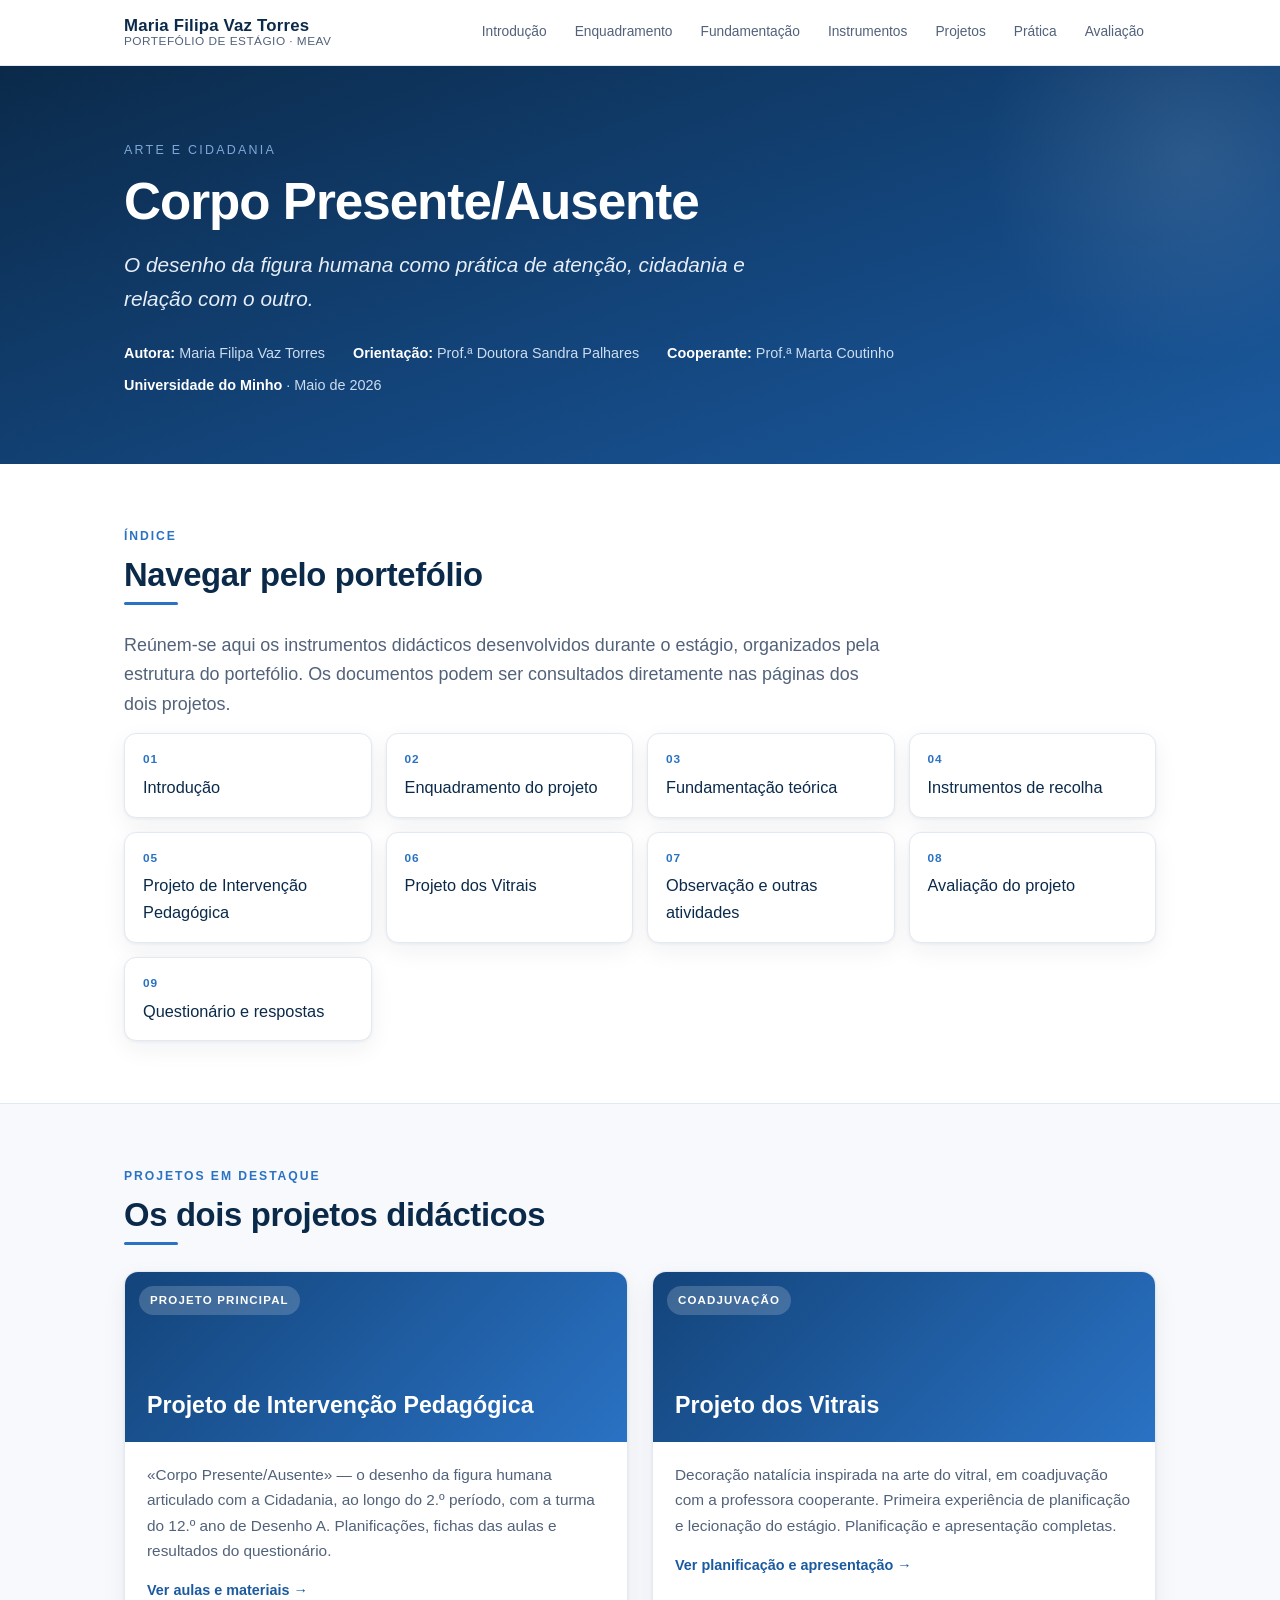
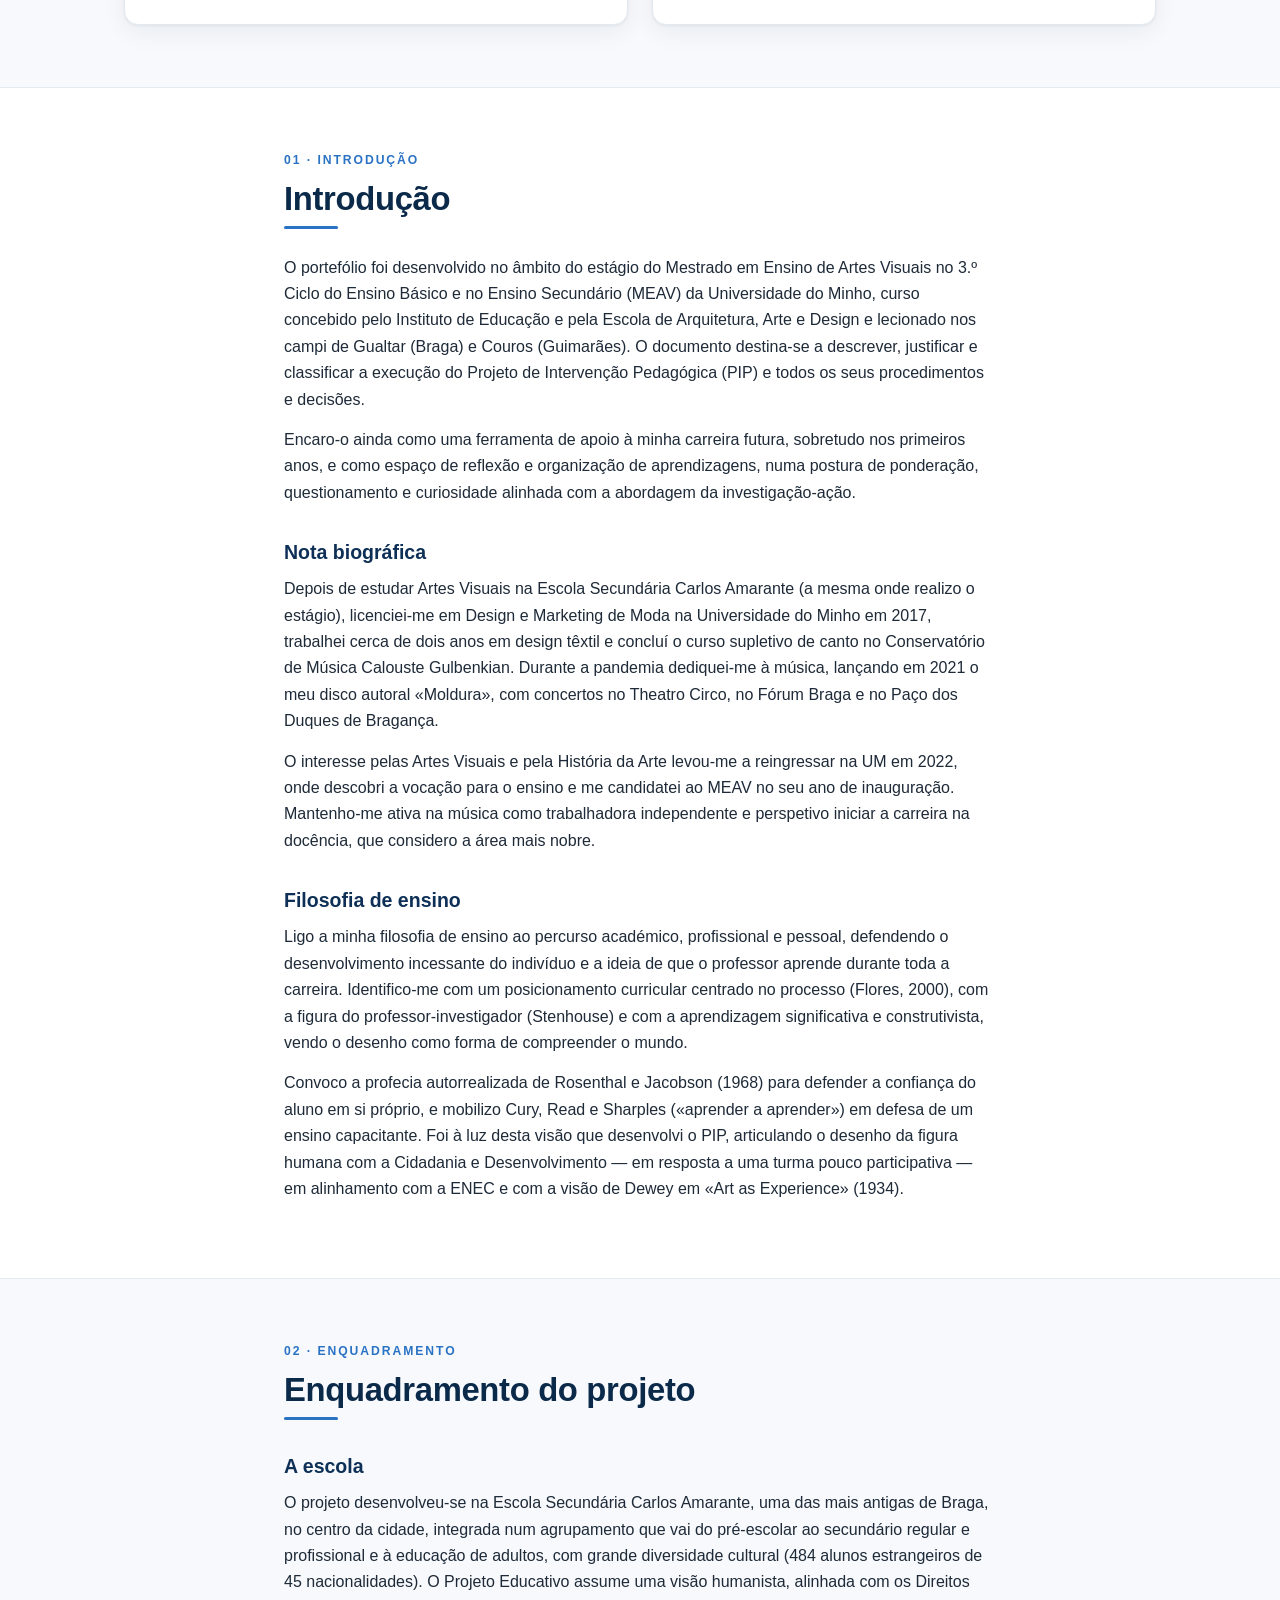
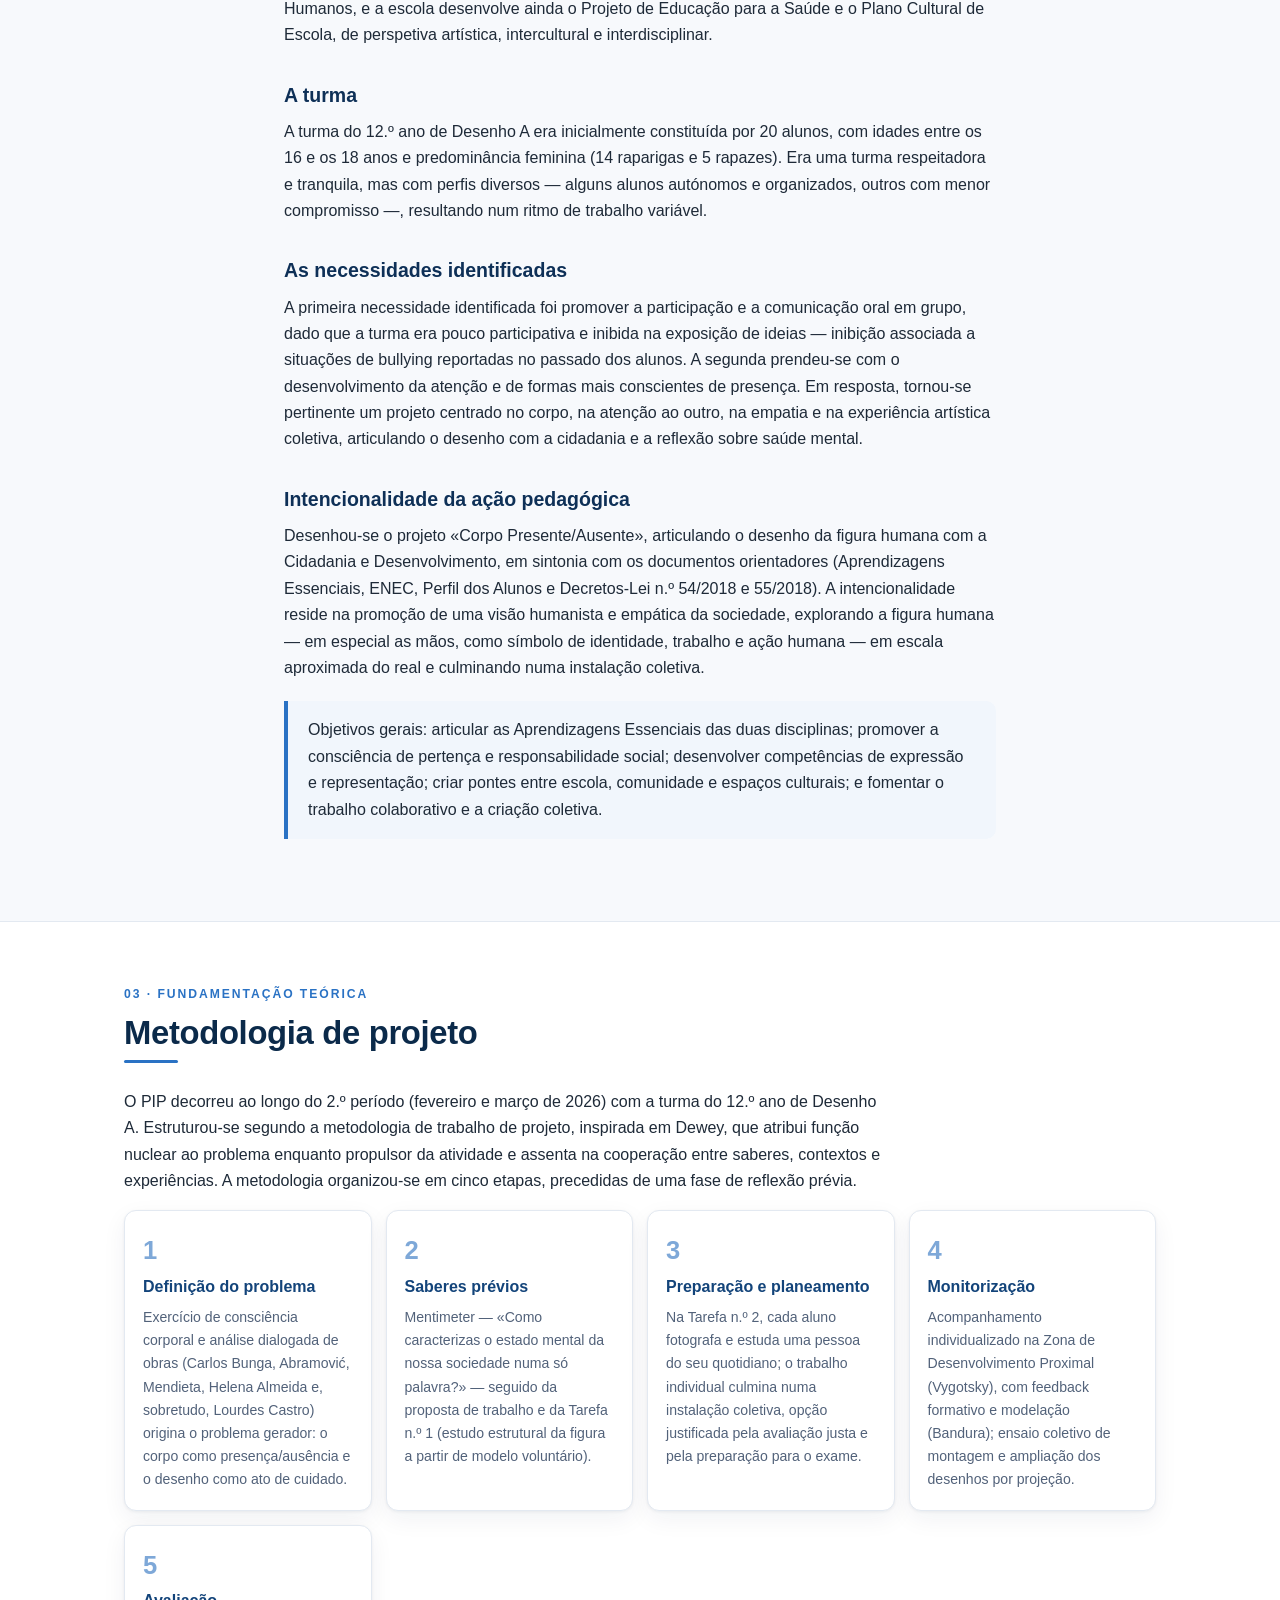
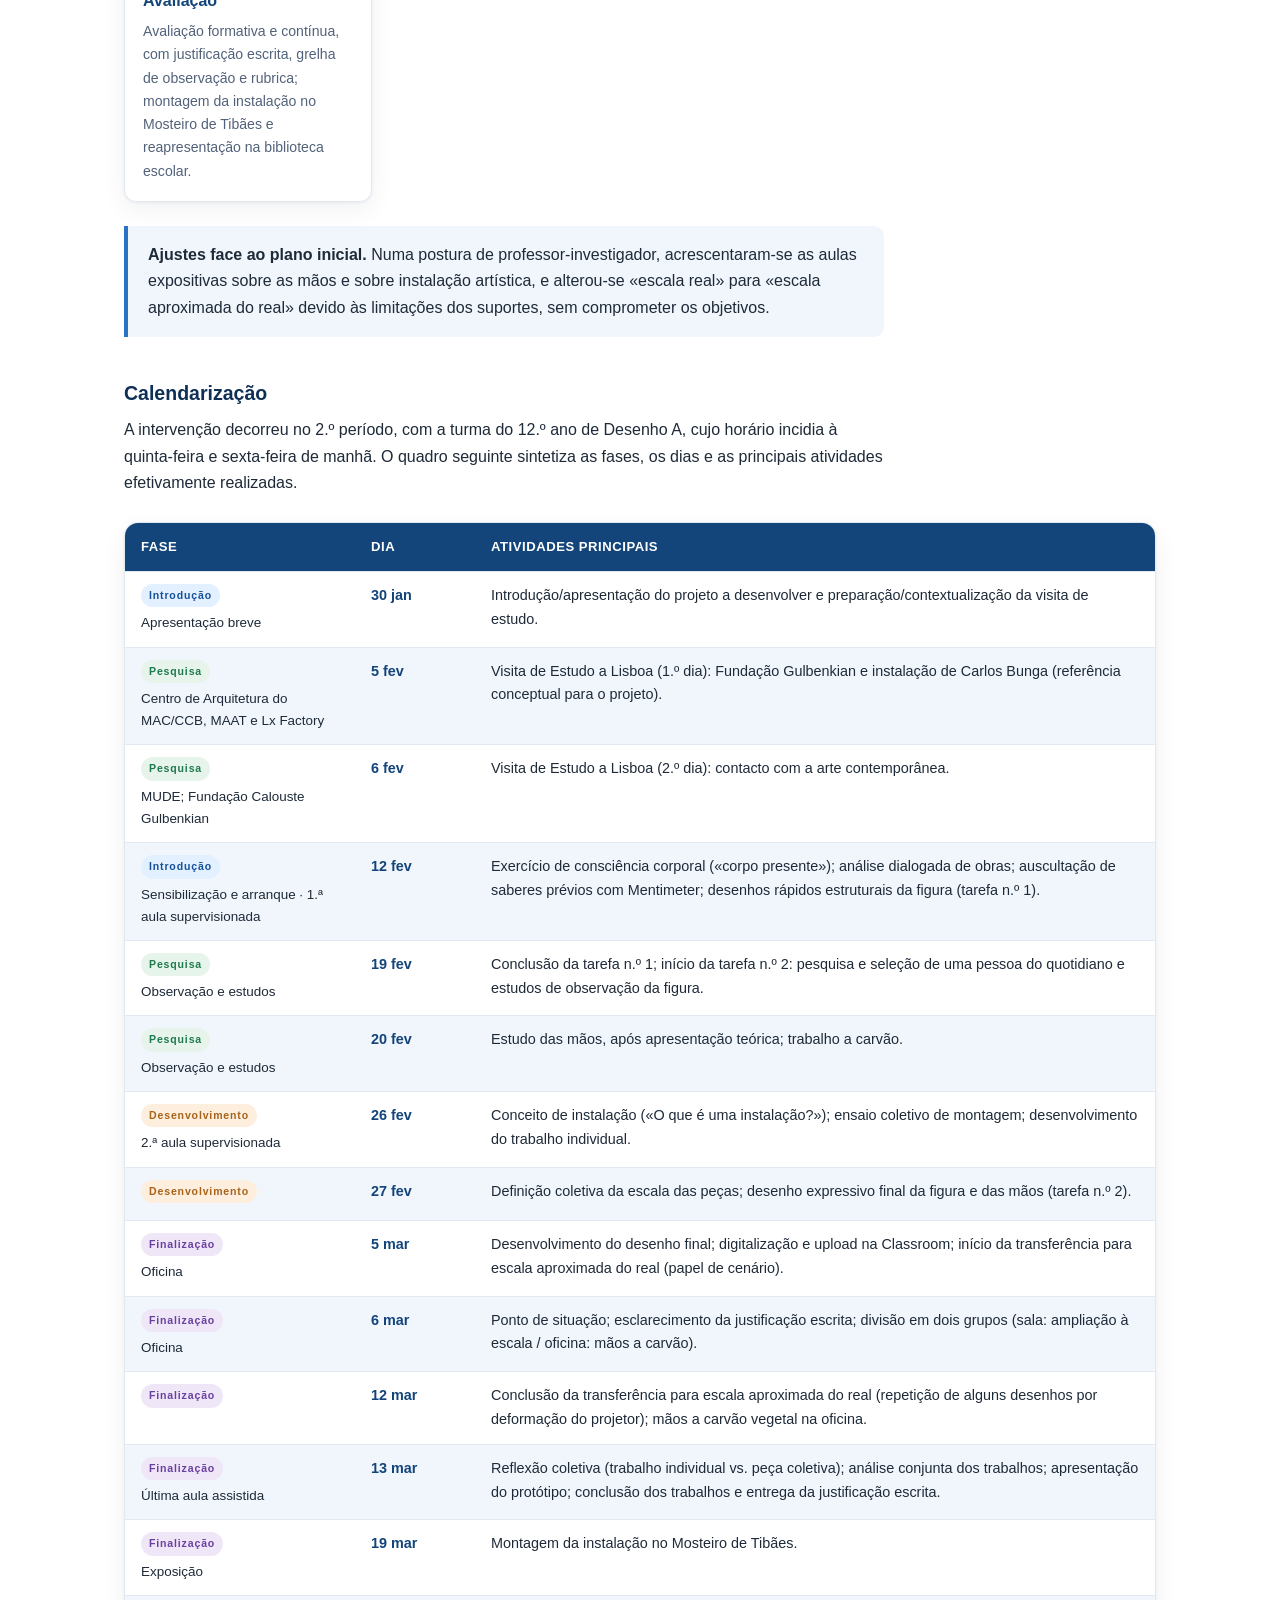
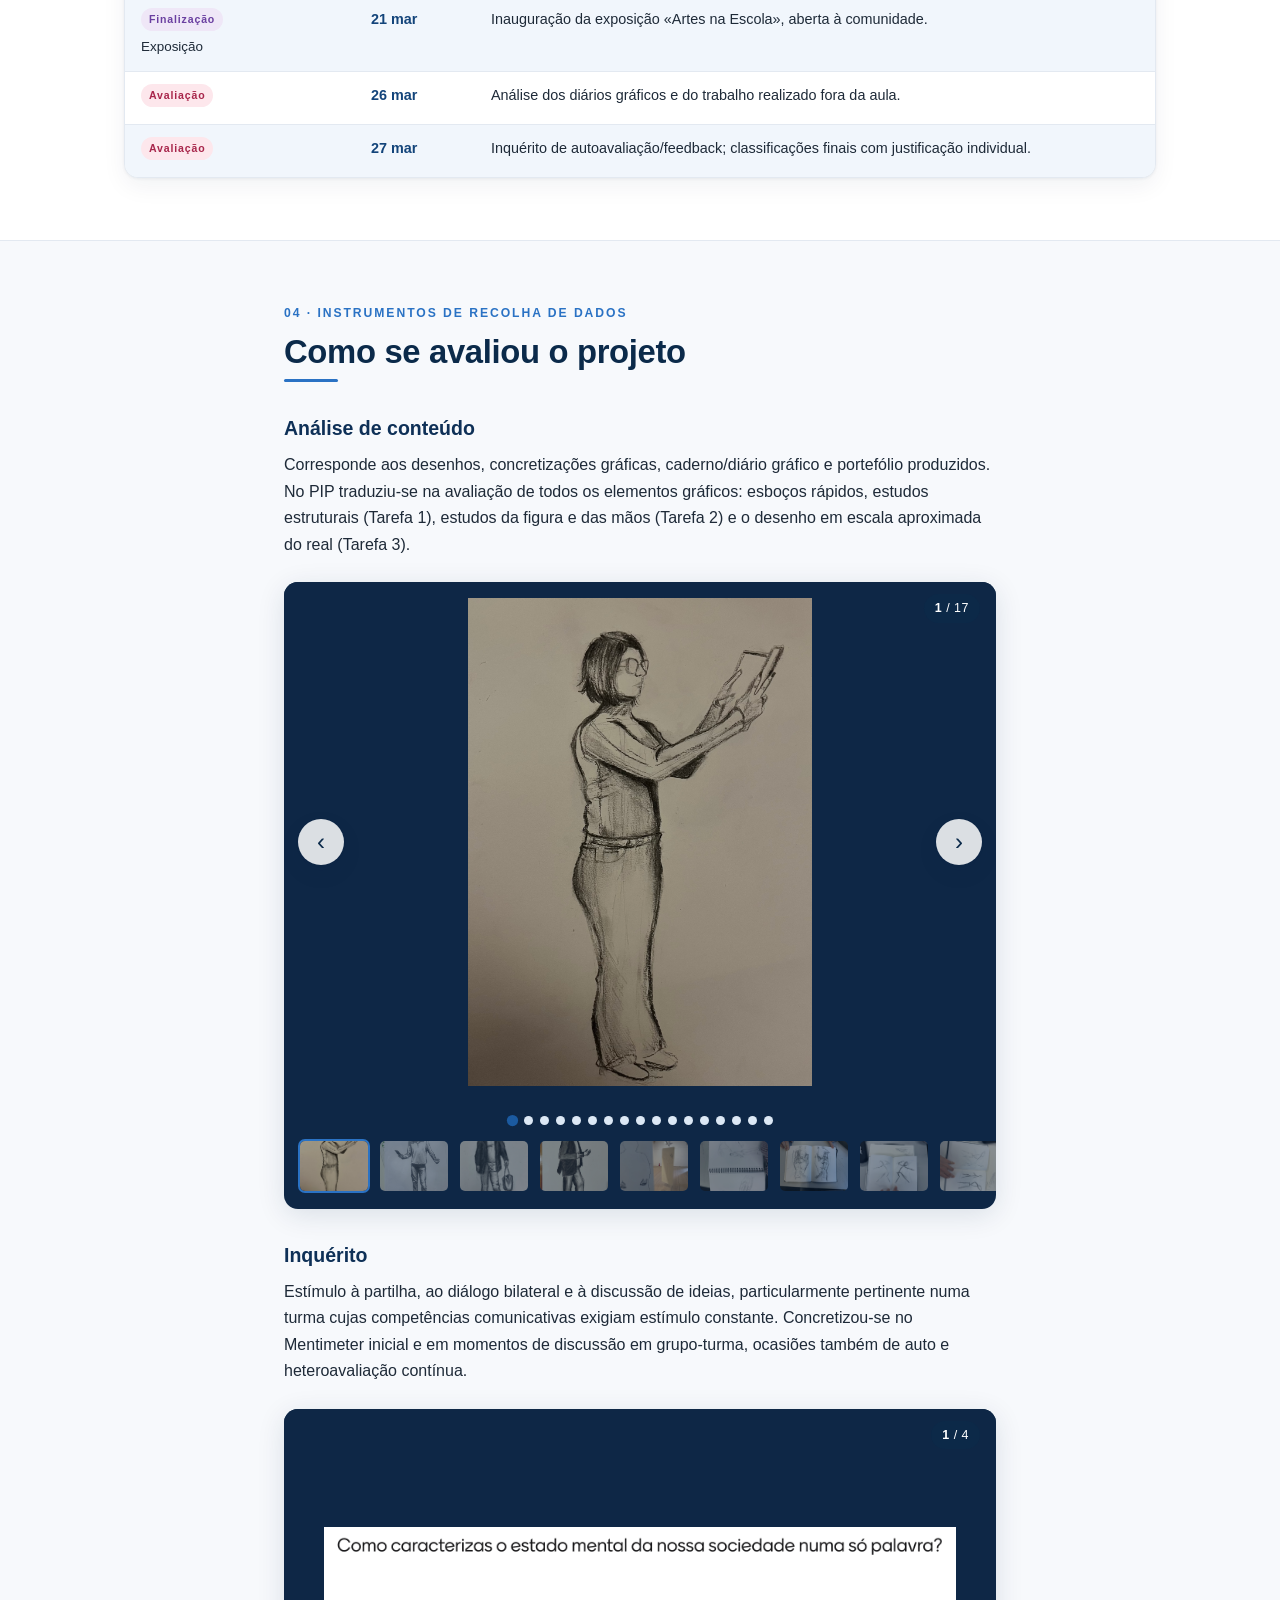
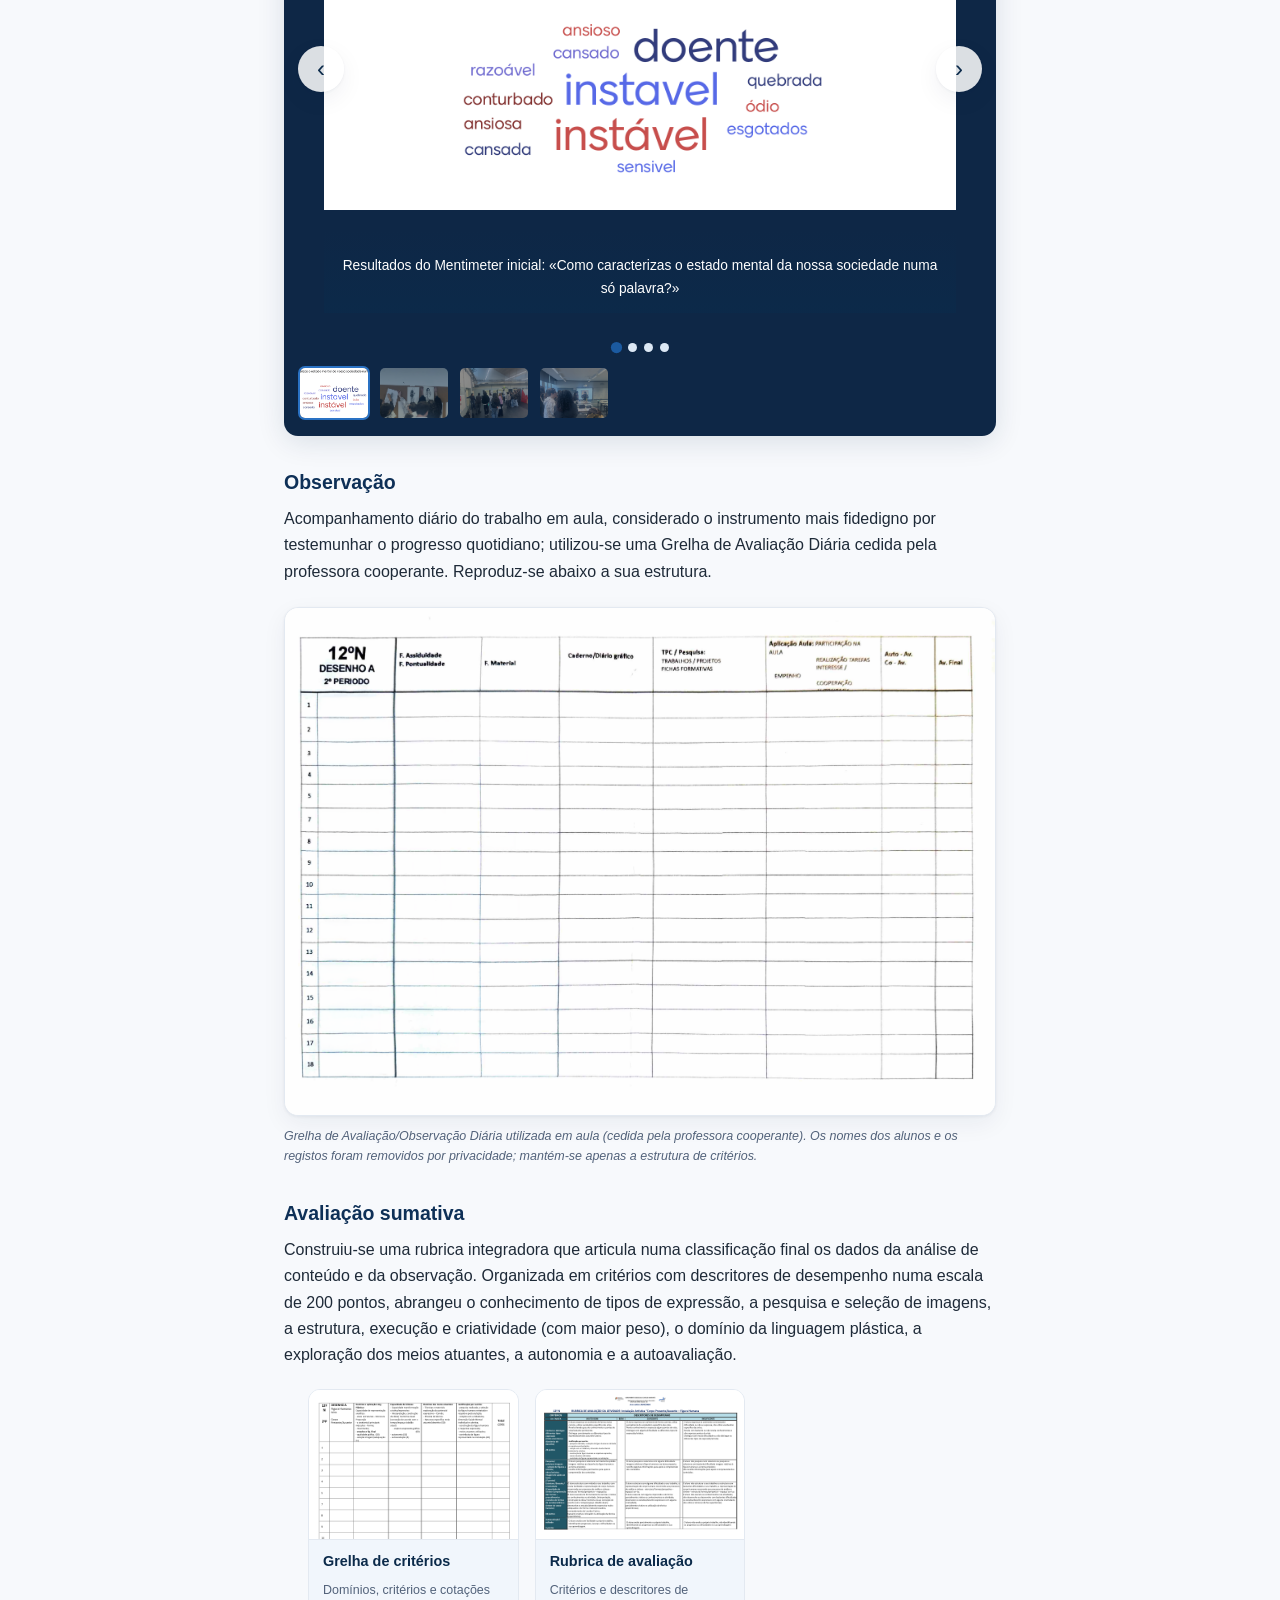
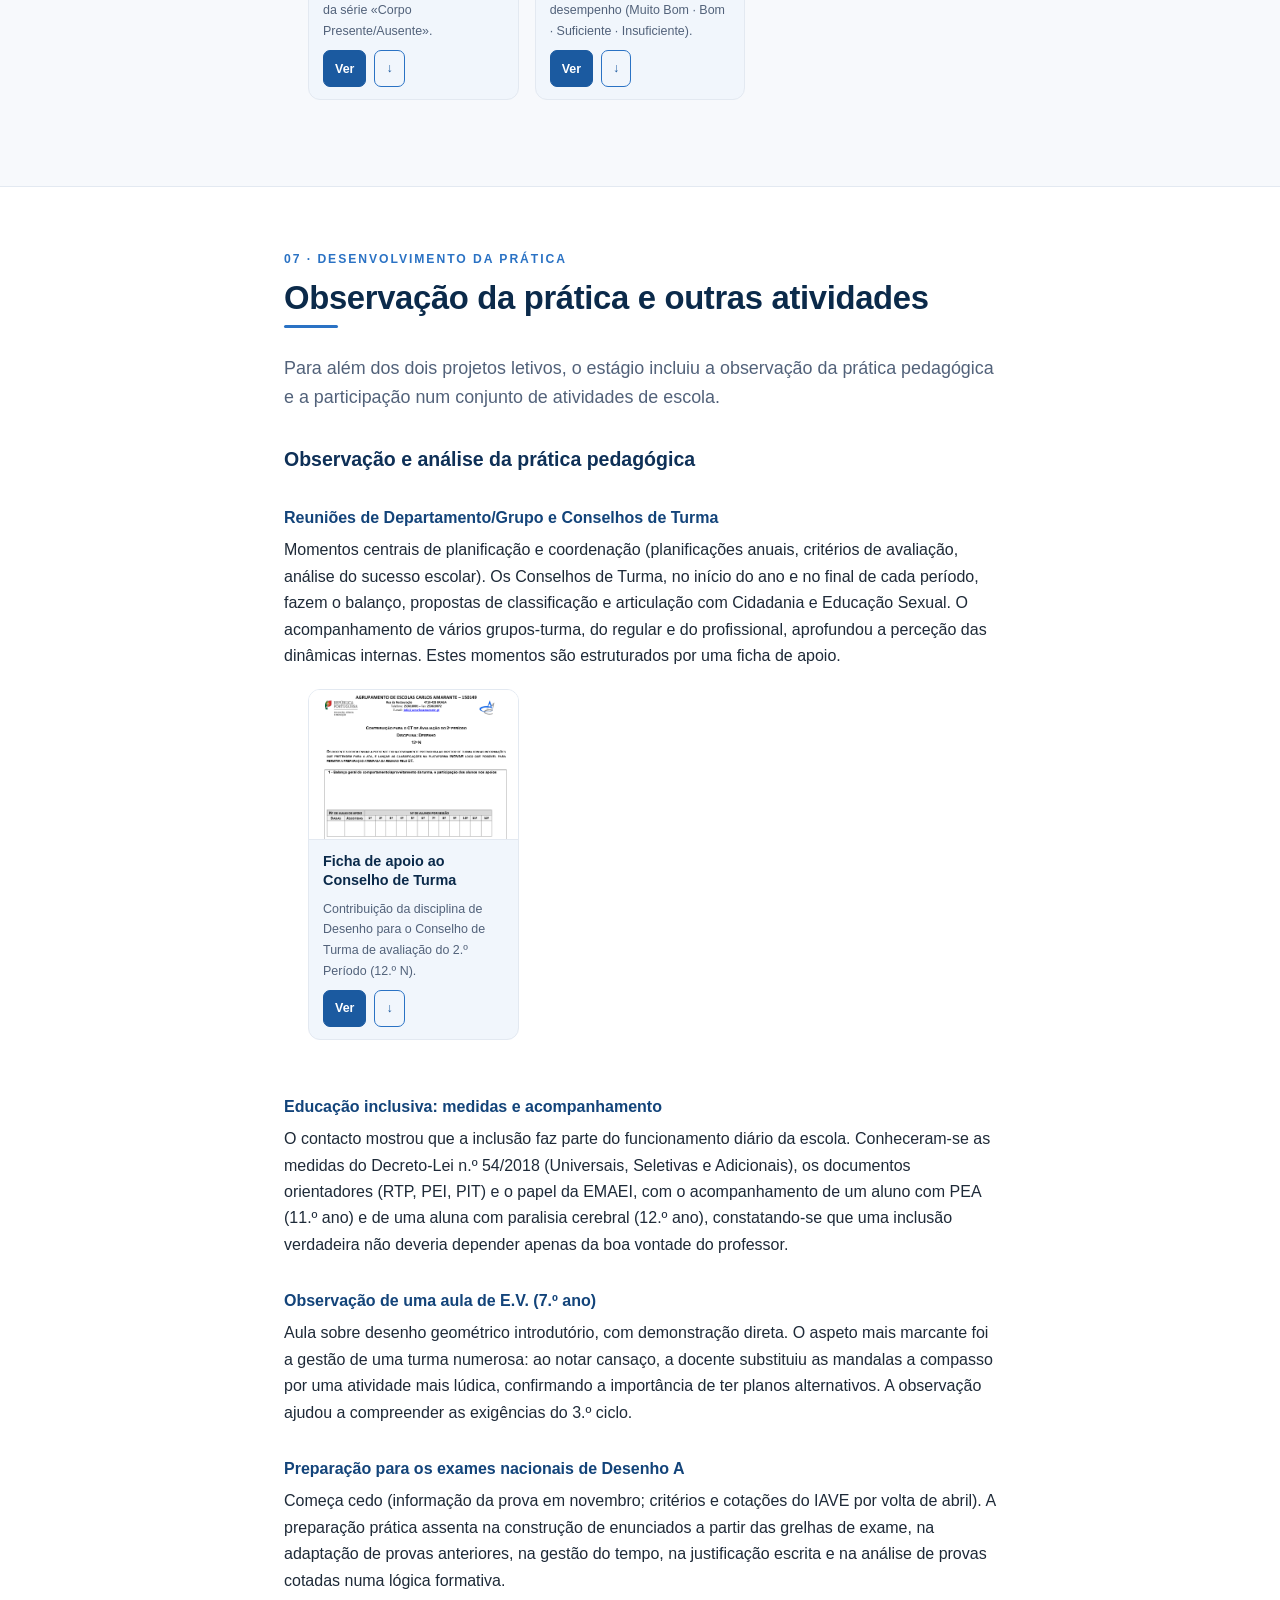
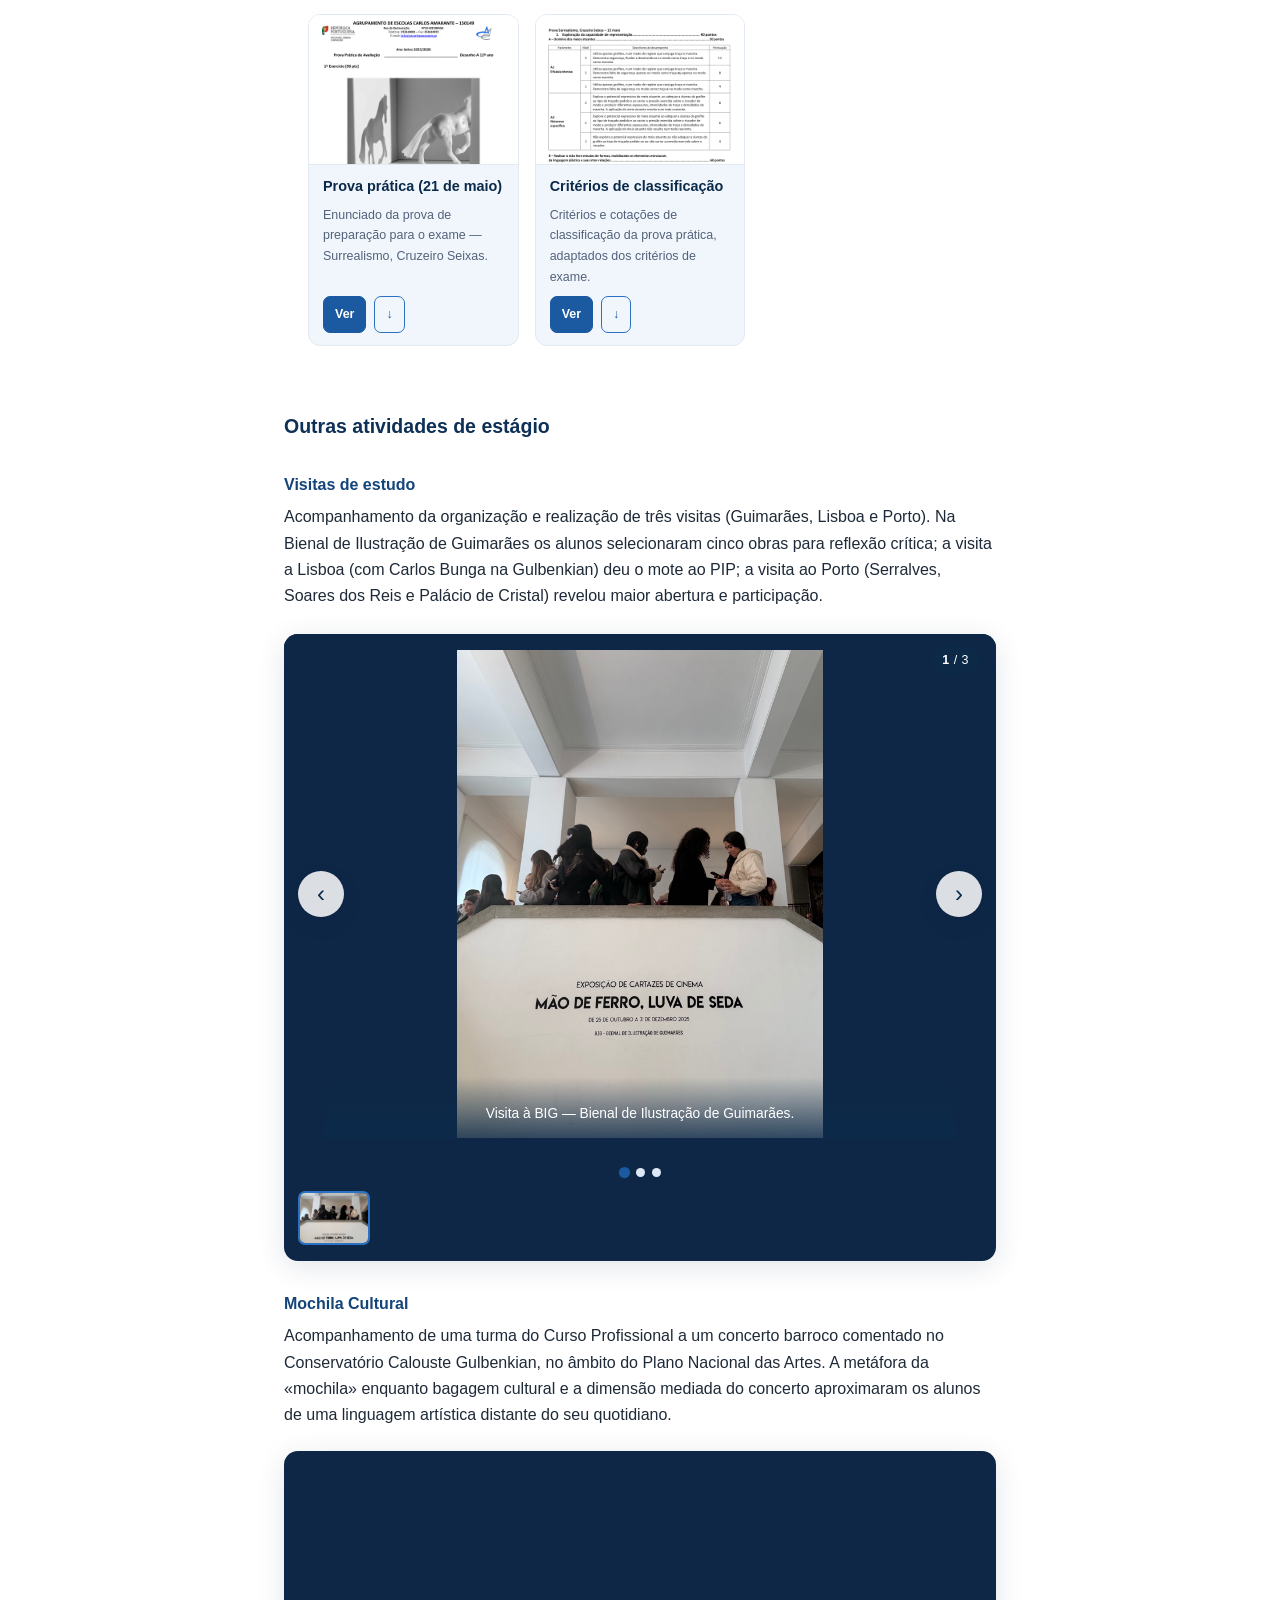
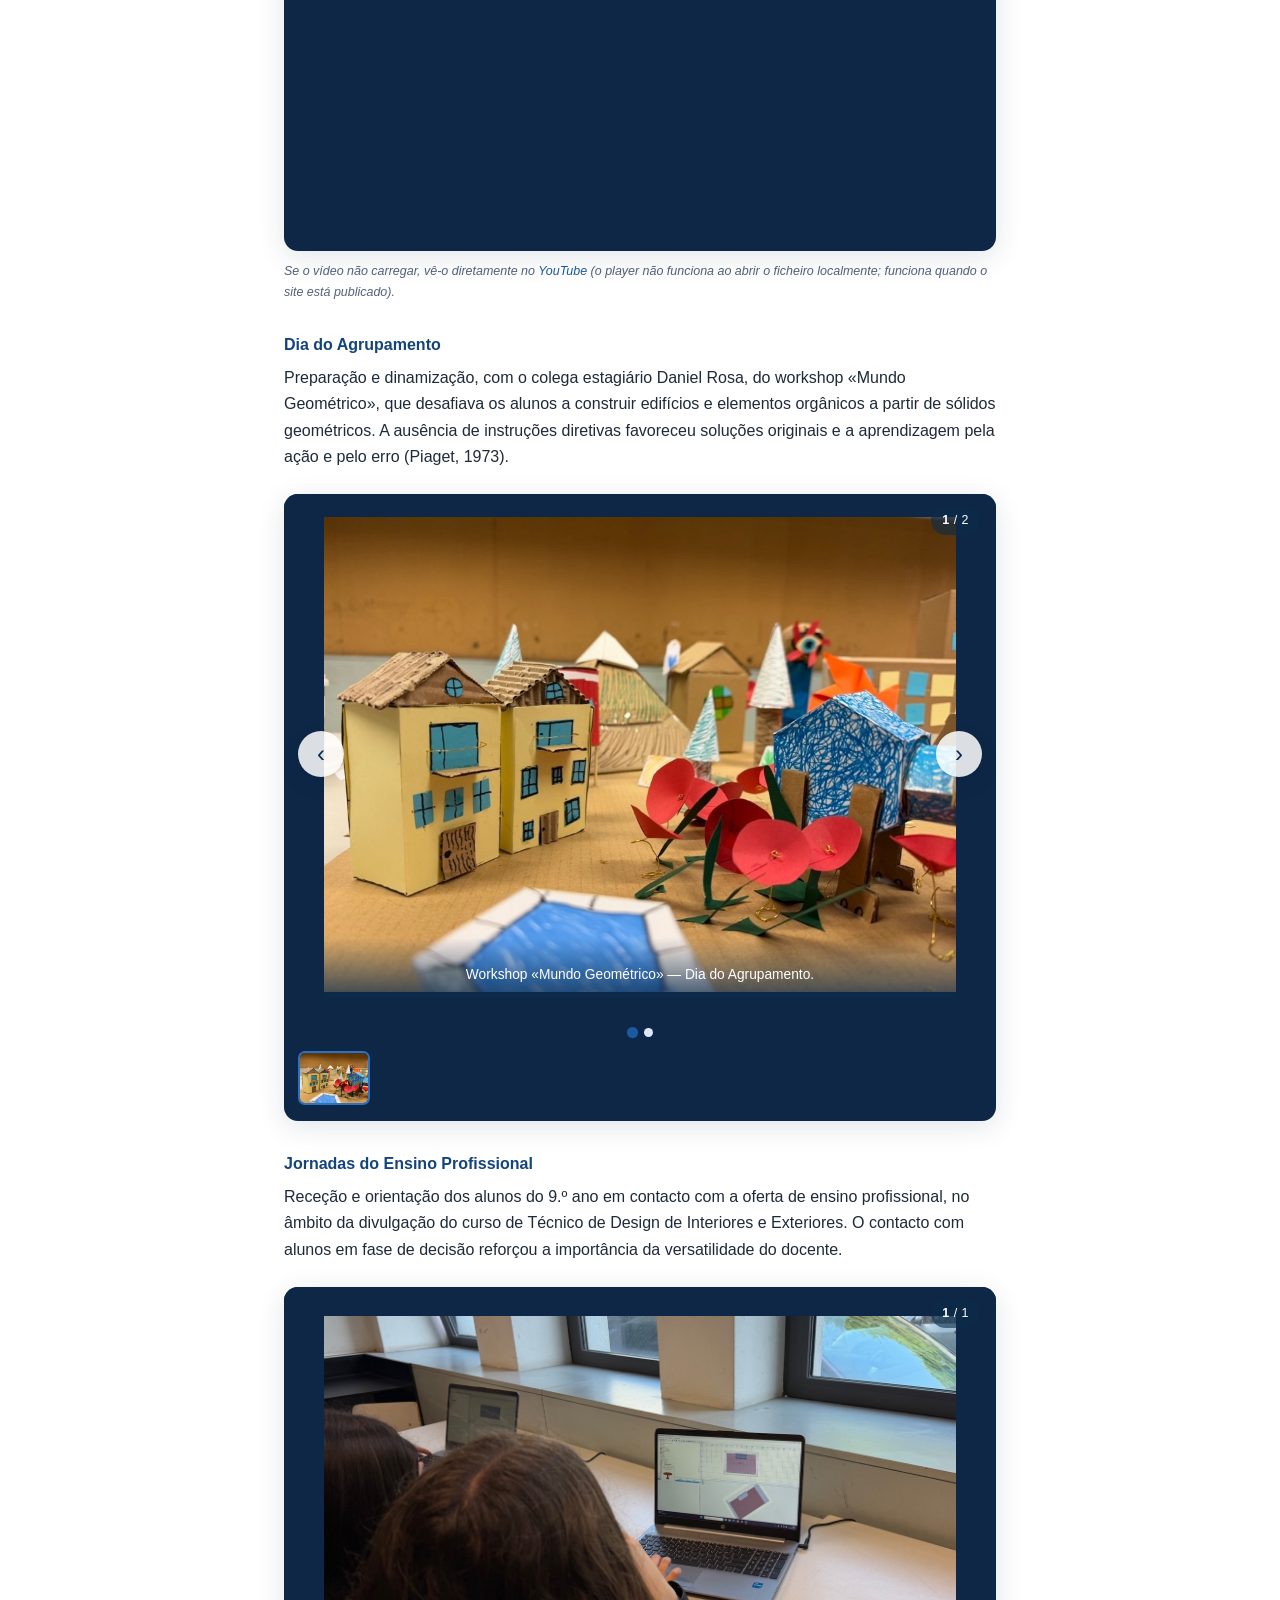
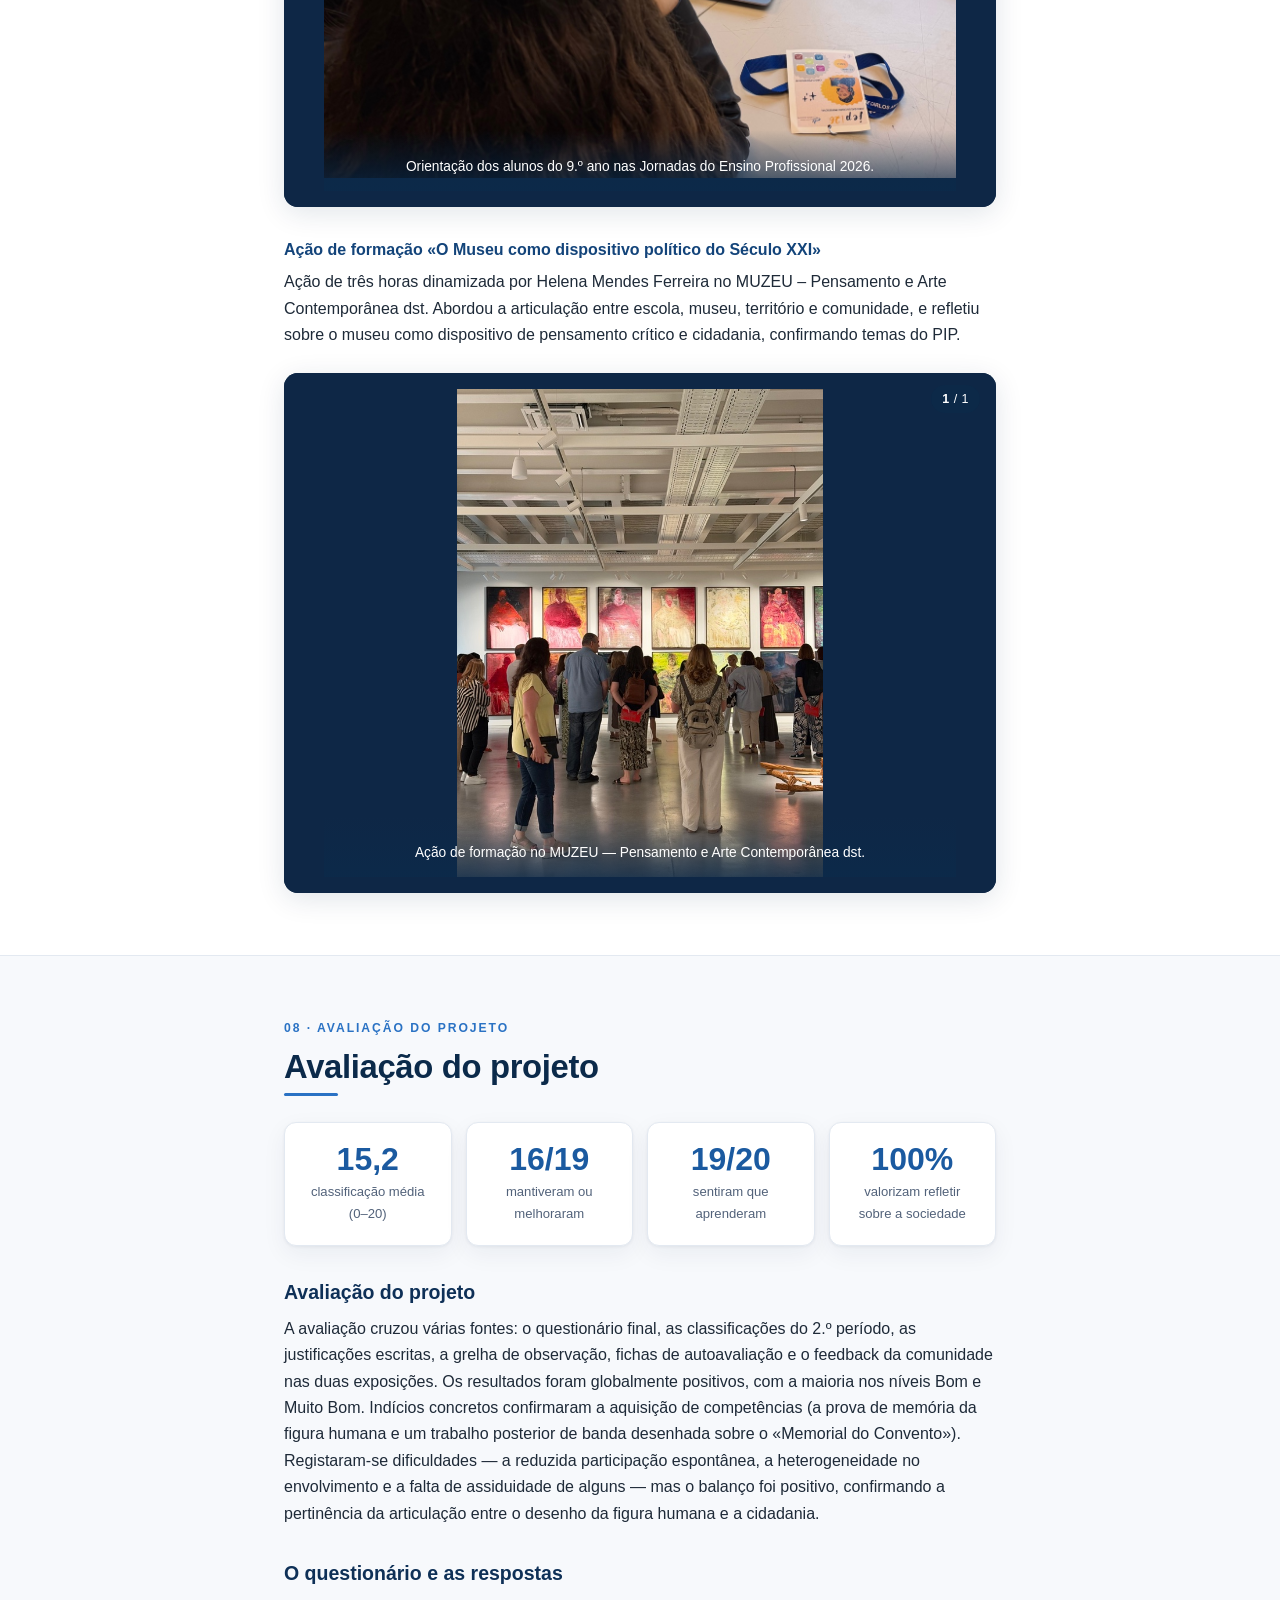
<file: site/index.html>
<!DOCTYPE html>
<html lang="pt">
<head>
<meta charset="UTF-8">
<meta name="viewport" content="width=device-width, initial-scale=1.0">
<title>Portefólio de Estágio — Maria Filipa Vaz Torres</title>
<meta name="description" content="Arte e Cidadania — Corpo Presente/Ausente. Portefólio de estágio do Mestrado em Ensino de Artes Visuais. Maria Filipa Vaz Torres, Universidade do Minho.">
<link rel="canonical" href="https://corpopresenteausente.me/">
<meta property="og:type" content="website">
<meta property="og:site_name" content="Corpo Presente/Ausente">
<meta property="og:title" content="Corpo Presente/Ausente — Portefólio de Estágio">
<meta property="og:description" content="O desenho da figura humana como prática de atenção, cidadania e relação com o outro. Maria Filipa Vaz Torres, MEAV — Universidade do Minho.">
<meta property="og:url" content="https://corpopresenteausente.me/">
<meta property="og:locale" content="pt_PT">
<link rel="stylesheet" href="style.css">
</head>
<body>

<header class="topo">
  <div class="topo-inner">
    <a class="marca" href="index.html">
      <b>Maria Filipa Vaz Torres</b>
      <span>Portefólio de Estágio · MEAV</span>
    </a>
    <nav class="nav">
      <a href="#introducao">Introdução</a>
      <a href="#enquadramento">Enquadramento</a>
      <a href="#fundamentacao">Fundamentação</a>
      <a href="#instrumentos">Instrumentos</a>
      <a href="#projetos">Projetos</a>
      <a href="#pratica">Prática</a>
      <a href="#avaliacao">Avaliação</a>
    </nav>
  </div>
</header>

<!-- HERO -->
<div class="hero">
  <div class="wrap">
    <p class="eyebrow">Arte e Cidadania</p>
    <h1>Corpo Presente/Ausente</h1>
    <p class="sub">O desenho da figura humana como prática de atenção, cidadania e relação com o outro.</p>
    <div class="meta">
      <span><b>Autora:</b> Maria Filipa Vaz Torres</span>
      <span><b>Orientação:</b> Prof.ª Doutora Sandra Palhares</span>
      <span><b>Cooperante:</b> Prof.ª Marta Coutinho</span>
      <span><b>Universidade do Minho</b> · Maio de 2026</span>
    </div>
  </div>
</div>

<!-- ÍNDICE -->
<section class="bloco" id="topo-indice">
  <div class="wrap">
    <p class="kicker">Índice</p>
    <h2 class="titulo">Navegar pelo portefólio</h2>
    <div class="divisoria"></div>
    <p class="lead estreito">Reúnem-se aqui os instrumentos didácticos desenvolvidos durante o estágio, organizados pela estrutura do portefólio. Os documentos podem ser consultados diretamente nas páginas dos dois projetos.</p>
    <div class="indice">
      <a href="#introducao"><span class="n">01</span><span class="t">Introdução</span></a>
      <a href="#enquadramento"><span class="n">02</span><span class="t">Enquadramento do projeto</span></a>
      <a href="#fundamentacao"><span class="n">03</span><span class="t">Fundamentação teórica</span></a>
      <a href="#instrumentos"><span class="n">04</span><span class="t">Instrumentos de recolha</span></a>
      <a href="pip.html"><span class="n">05</span><span class="t">Projeto de Intervenção Pedagógica</span></a>
      <a href="vitrais.html"><span class="n">06</span><span class="t">Projeto dos Vitrais</span></a>
      <a href="#pratica"><span class="n">07</span><span class="t">Observação e outras atividades</span></a>
      <a href="#avaliacao"><span class="n">08</span><span class="t">Avaliação do projeto</span></a>
      <a href="questionario.html"><span class="n">09</span><span class="t">Questionário e respostas</span></a>
    </div>
  </div>
</section>

<!-- PROJETOS EM DESTAQUE -->
<section class="bloco" id="projetos">
  <div class="wrap">
    <p class="kicker">Projetos em destaque</p>
    <h2 class="titulo">Os dois projetos didácticos</h2>
    <div class="divisoria"></div>
    <div class="destaques">
      <a class="proj-card" href="pip.html">
        <div class="cap">
          <span class="tag">Projeto principal</span>
          <h3>Projeto de Intervenção Pedagógica</h3>
        </div>
        <div class="corpo">
          <p>«Corpo Presente/Ausente» — o desenho da figura humana articulado com a Cidadania, ao longo do 2.º período, com a turma do 12.º ano de Desenho A. Planificações, fichas das aulas e resultados do questionário.</p>
          <span class="vermais">Ver aulas e materiais →</span>
        </div>
      </a>
      <a class="proj-card" href="vitrais.html">
        <div class="cap">
          <span class="tag">Coadjuvação</span>
          <h3>Projeto dos Vitrais</h3>
        </div>
        <div class="corpo">
          <p>Decoração natalícia inspirada na arte do vitral, em coadjuvação com a professora cooperante. Primeira experiência de planificação e lecionação do estágio. Planificação e apresentação completas.</p>
          <span class="vermais">Ver planificação e apresentação →</span>
        </div>
      </a>
    </div>
  </div>
</section>

<!-- 01 INTRODUÇÃO -->
<section class="bloco" id="introducao">
  <div class="wrap estreito">
    <p class="kicker">01 · Introdução</p>
    <h2 class="titulo">Introdução</h2>
    <div class="divisoria"></div>
    <p>O portefólio foi desenvolvido no âmbito do estágio do Mestrado em Ensino de Artes Visuais no 3.º Ciclo do Ensino Básico e no Ensino Secundário (MEAV) da Universidade do Minho, curso concebido pelo Instituto de Educação e pela Escola de Arquitetura, Arte e Design e lecionado nos campi de Gualtar (Braga) e Couros (Guimarães). O documento destina-se a descrever, justificar e classificar a execução do Projeto de Intervenção Pedagógica (PIP) e todos os seus procedimentos e decisões.</p>
    <p>Encaro-o ainda como uma ferramenta de apoio à minha carreira futura, sobretudo nos primeiros anos, e como espaço de reflexão e organização de aprendizagens, numa postura de ponderação, questionamento e curiosidade alinhada com a abordagem da investigação-ação.</p>

    <div class="subseccao">
      <h3 id="nota-biografica">Nota biográfica</h3>
      <p>Depois de estudar Artes Visuais na Escola Secundária Carlos Amarante (a mesma onde realizo o estágio), licenciei-me em Design e Marketing de Moda na Universidade do Minho em 2017, trabalhei cerca de dois anos em design têxtil e concluí o curso supletivo de canto no Conservatório de Música Calouste Gulbenkian. Durante a pandemia dediquei-me à música, lançando em 2021 o meu disco autoral «Moldura», com concertos no Theatro Circo, no Fórum Braga e no Paço dos Duques de Bragança.</p>
      <p>O interesse pelas Artes Visuais e pela História da Arte levou-me a reingressar na UM em 2022, onde descobri a vocação para o ensino e me candidatei ao MEAV no seu ano de inauguração. Mantenho-me ativa na música como trabalhadora independente e perspetivo iniciar a carreira na docência, que considero a área mais nobre.</p>
    </div>

    <div class="subseccao">
      <h3 id="filosofia-ensino">Filosofia de ensino</h3>
      <p>Ligo a minha filosofia de ensino ao percurso académico, profissional e pessoal, defendendo o desenvolvimento incessante do indivíduo e a ideia de que o professor aprende durante toda a carreira. Identifico-me com um posicionamento curricular centrado no processo (Flores, 2000), com a figura do professor-investigador (Stenhouse) e com a aprendizagem significativa e construtivista, vendo o desenho como forma de compreender o mundo.</p>
      <p>Convoco a profecia autorrealizada de Rosenthal e Jacobson (1968) para defender a confiança do aluno em si próprio, e mobilizo Cury, Read e Sharples («aprender a aprender») em defesa de um ensino capacitante. Foi à luz desta visão que desenvolvi o PIP, articulando o desenho da figura humana com a Cidadania e Desenvolvimento — em resposta a uma turma pouco participativa — em alinhamento com a ENEC e com a visão de Dewey em «Art as Experience» (1934).</p>
    </div>
  </div>
</section>

<!-- 02 ENQUADRAMENTO -->
<section class="bloco" id="enquadramento">
  <div class="wrap estreito">
    <p class="kicker">02 · Enquadramento</p>
    <h2 class="titulo">Enquadramento do projeto</h2>
    <div class="divisoria"></div>

    <div class="subseccao">
      <h3 id="a-escola">A escola</h3>
      <p>O projeto desenvolveu-se na Escola Secundária Carlos Amarante, uma das mais antigas de Braga, no centro da cidade, integrada num agrupamento que vai do pré-escolar ao secundário regular e profissional e à educação de adultos, com grande diversidade cultural (484 alunos estrangeiros de 45 nacionalidades). O Projeto Educativo assume uma visão humanista, alinhada com os Direitos Humanos, e a escola desenvolve ainda o Projeto de Educação para a Saúde e o Plano Cultural de Escola, de perspetiva artística, intercultural e interdisciplinar.</p>
    </div>

    <div class="subseccao">
      <h3 id="a-turma">A turma</h3>
      <p>A turma do 12.º ano de Desenho A era inicialmente constituída por 20 alunos, com idades entre os 16 e os 18 anos e predominância feminina (14 raparigas e 5 rapazes). Era uma turma respeitadora e tranquila, mas com perfis diversos — alguns alunos autónomos e organizados, outros com menor compromisso —, resultando num ritmo de trabalho variável.</p>
    </div>

    <div class="subseccao">
      <h3 id="necessidades">As necessidades identificadas</h3>
      <p>A primeira necessidade identificada foi promover a participação e a comunicação oral em grupo, dado que a turma era pouco participativa e inibida na exposição de ideias — inibição associada a situações de bullying reportadas no passado dos alunos. A segunda prendeu-se com o desenvolvimento da atenção e de formas mais conscientes de presença. Em resposta, tornou-se pertinente um projeto centrado no corpo, na atenção ao outro, na empatia e na experiência artística coletiva, articulando o desenho com a cidadania e a reflexão sobre saúde mental.</p>
    </div>

    <div class="subseccao">
      <h3 id="intencionalidade">Intencionalidade da ação pedagógica</h3>
      <p>Desenhou-se o projeto «Corpo Presente/Ausente», articulando o desenho da figura humana com a Cidadania e Desenvolvimento, em sintonia com os documentos orientadores (Aprendizagens Essenciais, ENEC, Perfil dos Alunos e Decretos-Lei n.º 54/2018 e 55/2018). A intencionalidade reside na promoção de uma visão humanista e empática da sociedade, explorando a figura humana — em especial as mãos, como símbolo de identidade, trabalho e ação humana — em escala aproximada do real e culminando numa instalação coletiva.</p>
      <div class="callout">Objetivos gerais: articular as Aprendizagens Essenciais das duas disciplinas; promover a consciência de pertença e responsabilidade social; desenvolver competências de expressão e representação; criar pontes entre escola, comunidade e espaços culturais; e fomentar o trabalho colaborativo e a criação coletiva.</div>
    </div>
  </div>
</section>

<!-- 03 FUNDAMENTAÇÃO -->
<section class="bloco" id="fundamentacao">
  <div class="wrap">
    <p class="kicker">03 · Fundamentação teórica</p>
    <h2 class="titulo">Metodologia de projeto</h2>
    <div class="divisoria"></div>
    <p class="estreito">O PIP decorreu ao longo do 2.º período (fevereiro e março de 2026) com a turma do 12.º ano de Desenho A. Estruturou-se segundo a metodologia de trabalho de projeto, inspirada em Dewey, que atribui função nuclear ao problema enquanto propulsor da atividade e assenta na cooperação entre saberes, contextos e experiências. A metodologia organizou-se em cinco etapas, precedidas de uma fase de reflexão prévia.</p>
    <div class="fases">
      <div class="fase"><div class="ord">1</div><h4>Definição do problema</h4><p>Exercício de consciência corporal e análise dialogada de obras (Carlos Bunga, Abramović, Mendieta, Helena Almeida e, sobretudo, Lourdes Castro) origina o problema gerador: o corpo como presença/ausência e o desenho como ato de cuidado.</p></div>
      <div class="fase"><div class="ord">2</div><h4>Saberes prévios</h4><p>Mentimeter — «Como caracterizas o estado mental da nossa sociedade numa só palavra?» — seguido da proposta de trabalho e da Tarefa n.º 1 (estudo estrutural da figura a partir de modelo voluntário).</p></div>
      <div class="fase"><div class="ord">3</div><h4>Preparação e planeamento</h4><p>Na Tarefa n.º 2, cada aluno fotografa e estuda uma pessoa do seu quotidiano; o trabalho individual culmina numa instalação coletiva, opção justificada pela avaliação justa e pela preparação para o exame.</p></div>
      <div class="fase"><div class="ord">4</div><h4>Monitorização</h4><p>Acompanhamento individualizado na Zona de Desenvolvimento Proximal (Vygotsky), com feedback formativo e modelação (Bandura); ensaio coletivo de montagem e ampliação dos desenhos por projeção.</p></div>
      <div class="fase"><div class="ord">5</div><h4>Avaliação</h4><p>Avaliação formativa e contínua, com justificação escrita, grelha de observação e rubrica; montagem da instalação no Mosteiro de Tibães e reapresentação na biblioteca escolar.</p></div>
    </div>
    <div class="callout estreito" style="margin-top:24px"><b>Ajustes face ao plano inicial.</b> Numa postura de professor-investigador, acrescentaram-se as aulas expositivas sobre as mãos e sobre instalação artística, e alterou-se «escala real» para «escala aproximada do real» devido às limitações dos suportes, sem comprometer os objetivos.</div>

    <h3 style="margin-top:40px">Calendarização</h3>
    <p class="estreito">A intervenção decorreu no 2.º período, com a turma do 12.º ano de Desenho A, cujo horário incidia à quinta-feira e sexta-feira de manhã. O quadro seguinte sintetiza as fases, os dias e as principais atividades efetivamente realizadas.</p>
    <div class="tabela-cal">
      <table class="cal">
        <thead>
          <tr><th>Fase</th><th>Dia</th><th>Atividades principais</th></tr>
        </thead>
        <tbody>
          <tr>
            <td class="fase-cel"><span class="cal-tag introducao">Introdução</span><span class="cal-fase-nome">Apresentação breve</span></td>
            <td class="dia">30 jan</td>
            <td>Introdução/apresentação do projeto a desenvolver e preparação/contextualização da visita de estudo.</td>
          </tr>
          <tr>
            <td class="fase-cel"><span class="cal-tag pesquisa">Pesquisa</span><span class="cal-fase-nome">Centro de Arquitetura do MAC/CCB, MAAT e Lx Factory</span></td>
            <td class="dia">5 fev</td>
            <td>Visita de Estudo a Lisboa (1.º dia): Fundação Gulbenkian e instalação de Carlos Bunga (referência conceptual para o projeto).</td>
          </tr>
          <tr>
            <td class="fase-cel"><span class="cal-tag pesquisa">Pesquisa</span><span class="cal-fase-nome">MUDE; Fundação Calouste Gulbenkian</span></td>
            <td class="dia">6 fev</td>
            <td>Visita de Estudo a Lisboa (2.º dia): contacto com a arte contemporânea.</td>
          </tr>
          <tr>
            <td class="fase-cel"><span class="cal-tag introducao">Introdução</span><span class="cal-fase-nome">Sensibilização e arranque · 1.ª aula supervisionada</span></td>
            <td class="dia">12 fev</td>
            <td>Exercício de consciência corporal («corpo presente»); análise dialogada de obras; auscultação de saberes prévios com Mentimeter; desenhos rápidos estruturais da figura (tarefa n.º 1).</td>
          </tr>
          <tr>
            <td class="fase-cel"><span class="cal-tag pesquisa">Pesquisa</span><span class="cal-fase-nome">Observação e estudos</span></td>
            <td class="dia">19 fev</td>
            <td>Conclusão da tarefa n.º 1; início da tarefa n.º 2: pesquisa e seleção de uma pessoa do quotidiano e estudos de observação da figura.</td>
          </tr>
          <tr>
            <td class="fase-cel"><span class="cal-tag pesquisa">Pesquisa</span><span class="cal-fase-nome">Observação e estudos</span></td>
            <td class="dia">20 fev</td>
            <td>Estudo das mãos, após apresentação teórica; trabalho a carvão.</td>
          </tr>
          <tr>
            <td class="fase-cel"><span class="cal-tag desenvolvimento">Desenvolvimento</span><span class="cal-fase-nome">2.ª aula supervisionada</span></td>
            <td class="dia">26 fev</td>
            <td>Conceito de instalação («O que é uma instalação?»); ensaio coletivo de montagem; desenvolvimento do trabalho individual.</td>
          </tr>
          <tr>
            <td class="fase-cel"><span class="cal-tag desenvolvimento">Desenvolvimento</span></td>
            <td class="dia">27 fev</td>
            <td>Definição coletiva da escala das peças; desenho expressivo final da figura e das mãos (tarefa n.º 2).</td>
          </tr>
          <tr>
            <td class="fase-cel"><span class="cal-tag finalizacao">Finalização</span><span class="cal-fase-nome">Oficina</span></td>
            <td class="dia">5 mar</td>
            <td>Desenvolvimento do desenho final; digitalização e upload na Classroom; início da transferência para escala aproximada do real (papel de cenário).</td>
          </tr>
          <tr>
            <td class="fase-cel"><span class="cal-tag finalizacao">Finalização</span><span class="cal-fase-nome">Oficina</span></td>
            <td class="dia">6 mar</td>
            <td>Ponto de situação; esclarecimento da justificação escrita; divisão em dois grupos (sala: ampliação à escala / oficina: mãos a carvão).</td>
          </tr>
          <tr>
            <td class="fase-cel"><span class="cal-tag finalizacao">Finalização</span></td>
            <td class="dia">12 mar</td>
            <td>Conclusão da transferência para escala aproximada do real (repetição de alguns desenhos por deformação do projetor); mãos a carvão vegetal na oficina.</td>
          </tr>
          <tr>
            <td class="fase-cel"><span class="cal-tag finalizacao">Finalização</span><span class="cal-fase-nome">Última aula assistida</span></td>
            <td class="dia">13 mar</td>
            <td>Reflexão coletiva (trabalho individual vs. peça coletiva); análise conjunta dos trabalhos; apresentação do protótipo; conclusão dos trabalhos e entrega da justificação escrita.</td>
          </tr>
          <tr>
            <td class="fase-cel"><span class="cal-tag finalizacao">Finalização</span><span class="cal-fase-nome">Exposição</span></td>
            <td class="dia">19 mar</td>
            <td>Montagem da instalação no Mosteiro de Tibães.</td>
          </tr>
          <tr>
            <td class="fase-cel"><span class="cal-tag finalizacao">Finalização</span><span class="cal-fase-nome">Exposição</span></td>
            <td class="dia">21 mar</td>
            <td>Inauguração da exposição «Artes na Escola», aberta à comunidade.</td>
          </tr>
          <tr>
            <td class="fase-cel"><span class="cal-tag avaliacao">Avaliação</span></td>
            <td class="dia">26 mar</td>
            <td>Análise dos diários gráficos e do trabalho realizado fora da aula.</td>
          </tr>
          <tr>
            <td class="fase-cel"><span class="cal-tag avaliacao">Avaliação</span></td>
            <td class="dia">27 mar</td>
            <td>Inquérito de autoavaliação/feedback; classificações finais com justificação individual.</td>
          </tr>
        </tbody>
      </table>
    </div>
  </div>
</section>

<!-- 04 INSTRUMENTOS -->
<section class="bloco" id="instrumentos">
  <div class="wrap estreito">
    <p class="kicker">04 · Instrumentos de recolha de dados</p>
    <h2 class="titulo">Como se avaliou o projeto</h2>
    <div class="divisoria"></div>
    <div class="subseccao"><h3 id="analise-conteudo">Análise de conteúdo</h3><p>Corresponde aos desenhos, concretizações gráficas, caderno/diário gráfico e portefólio produzidos. No PIP traduziu-se na avaliação de todos os elementos gráficos: esboços rápidos, estudos estruturais (Tarefa 1), estudos da figura e das mãos (Tarefa 2) e o desenho em escala aproximada do real (Tarefa 3).</p>
      <div id="galeria-analise"></div>
    </div>
    <div class="subseccao"><h3 id="inquerito">Inquérito</h3><p>Estímulo à partilha, ao diálogo bilateral e à discussão de ideias, particularmente pertinente numa turma cujas competências comunicativas exigiam estímulo constante. Concretizou-se no Mentimeter inicial e em momentos de discussão em grupo-turma, ocasiões também de auto e heteroavaliação contínua.</p>
      <div id="galeria-inquerito"></div>
    </div>
    <div class="subseccao"><h3 id="observacao">Observação</h3><p>Acompanhamento diário do trabalho em aula, considerado o instrumento mais fidedigno por testemunhar o progresso quotidiano; utilizou-se uma Grelha de Avaliação Diária cedida pela professora cooperante. Reproduz-se abaixo a sua estrutura.</p>
      <figure class="grelha-img">
        <a href="img/grelha-observacao.png" target="_blank" rel="noopener" title="Abrir grelha em tamanho real">
          <img src="img/grelha-observacao.png" alt="Grelha de Avaliação/Observação Diária — 12.º N, Desenho A, 2.º Período" loading="lazy">
        </a>
      </figure>
      <p class="obs-nota">Grelha de Avaliação/Observação Diária utilizada em aula (cedida pela professora cooperante). Os nomes dos alunos e os registos foram removidos por privacidade; mantém-se apenas a estrutura de critérios.</p>
    </div>
    <div class="subseccao"><h3 id="avaliacao-sumativa">Avaliação sumativa</h3><p>Construiu-se uma rubrica integradora que articula numa classificação final os dados da análise de conteúdo e da observação. Organizada em critérios com descritores de desempenho numa escala de 200 pontos, abrangeu o conhecimento de tipos de expressão, a pesquisa e seleção de imagens, a estrutura, execução e criatividade (com maior peso), o domínio da linguagem plástica, a exploração dos meios atuantes, a autonomia e a autoavaliação.</p>
      <div class="materiais">
        <div class="mat">
          <div class="miniatura"><img src="img/thumb_avaliacao_grelha_rubrica.png" alt="Grelha de critérios de avaliação"></div>
          <div class="info">
            <span class="nome">Grelha de critérios</span>
            <span class="desc">Domínios, critérios e cotações da série «Corpo Presente/Ausente».</span>
            <div class="acoes">
              <button class="btn primario" data-pdf="materiais/avaliacao_grelha_rubrica.pdf" data-nome="Grelha de critérios — Corpo Presente/Ausente">Ver</button>
              <a class="btn fantasma" href="materiais/avaliacao_grelha_rubrica.pdf" download>↓</a>
            </div>
          </div>
        </div>
        <div class="mat">
          <div class="miniatura"><img src="img/thumb_avaliacao_rubrica_descritores.png" alt="Rubrica com descritores de desempenho"></div>
          <div class="info">
            <span class="nome">Rubrica de avaliação</span>
            <span class="desc">Critérios e descritores de desempenho (Muito Bom · Bom · Suficiente · Insuficiente).</span>
            <div class="acoes">
              <button class="btn primario" data-pdf="materiais/avaliacao_rubrica_descritores.pdf" data-nome="Rubrica de avaliação — descritores de desempenho">Ver</button>
              <a class="btn fantasma" href="materiais/avaliacao_rubrica_descritores.pdf" download>↓</a>
            </div>
          </div>
        </div>
      </div>
    </div>
  </div>
</section>

<!-- 07 PRÁTICA: OBSERVAÇÃO + OUTRAS ATIVIDADES -->
<section class="bloco" id="pratica">
  <div class="wrap estreito">
    <p class="kicker">07 · Desenvolvimento da prática</p>
    <h2 class="titulo">Observação da prática e outras atividades</h2>
    <div class="divisoria"></div>
    <p class="lead">Para além dos dois projetos letivos, o estágio incluiu a observação da prática pedagógica e a participação num conjunto de atividades de escola.</p>

    <h3 id="observacao-pratica">Observação e análise da prática pedagógica</h3>
    <div class="subseccao"><h4 id="reunioes">Reuniões de Departamento/Grupo e Conselhos de Turma</h4><p>Momentos centrais de planificação e coordenação (planificações anuais, critérios de avaliação, análise do sucesso escolar). Os Conselhos de Turma, no início do ano e no final de cada período, fazem o balanço, propostas de classificação e articulação com Cidadania e Educação Sexual. O acompanhamento de vários grupos-turma, do regular e do profissional, aprofundou a perceção das dinâmicas internas. Estes momentos são estruturados por uma ficha de apoio.</p>
      <div class="materiais">
        <div class="mat">
          <div class="miniatura"><img src="img/thumb_ficha_apoio_conselho_turma.png" alt="Ficha de apoio ao Conselho de Turma"></div>
          <div class="info">
            <span class="nome">Ficha de apoio ao Conselho de Turma</span>
            <span class="desc">Contribuição da disciplina de Desenho para o Conselho de Turma de avaliação do 2.º Período (12.º N).</span>
            <div class="acoes">
              <button class="btn primario" data-pdf="materiais/ficha_apoio_conselho_turma.pdf" data-nome="Ficha de apoio ao Conselho de Turma — 2.º Período">Ver</button>
              <a class="btn fantasma" href="materiais/ficha_apoio_conselho_turma.pdf" download>↓</a>
            </div>
          </div>
        </div>
      </div>
    </div>
    <div class="subseccao"><h4 id="educacao-inclusiva">Educação inclusiva: medidas e acompanhamento</h4><p>O contacto mostrou que a inclusão faz parte do funcionamento diário da escola. Conheceram-se as medidas do Decreto-Lei n.º 54/2018 (Universais, Seletivas e Adicionais), os documentos orientadores (RTP, PEI, PIT) e o papel da EMAEI, com o acompanhamento de um aluno com PEA (11.º ano) e de uma aluna com paralisia cerebral (12.º ano), constatando-se que uma inclusão verdadeira não deveria depender apenas da boa vontade do professor.</p></div>
    <div class="subseccao"><h4 id="observacao-ev">Observação de uma aula de E.V. (7.º ano)</h4><p>Aula sobre desenho geométrico introdutório, com demonstração direta. O aspeto mais marcante foi a gestão de uma turma numerosa: ao notar cansaço, a docente substituiu as mandalas a compasso por uma atividade mais lúdica, confirmando a importância de ter planos alternativos. A observação ajudou a compreender as exigências do 3.º ciclo.</p></div>
    <div class="subseccao"><h4 id="preparacao-exames">Preparação para os exames nacionais de Desenho A</h4><p>Começa cedo (informação da prova em novembro; critérios e cotações do IAVE por volta de abril). A preparação prática assenta na construção de enunciados a partir das grelhas de exame, na adaptação de provas anteriores, na gestão do tempo, na justificação escrita e na análise de provas cotadas numa lógica formativa.</p>
      <div class="materiais">
        <div class="mat">
          <div class="miniatura"><img src="img/thumb_exames_prova_pratica.png" alt="Enunciado da prova prática"></div>
          <div class="info">
            <span class="nome">Prova prática (21 de maio)</span>
            <span class="desc">Enunciado da prova de preparação para o exame — Surrealismo, Cruzeiro Seixas.</span>
            <div class="acoes">
              <button class="btn primario" data-pdf="materiais/exames_prova_pratica.pdf" data-nome="Prova prática — 21 de maio">Ver</button>
              <a class="btn fantasma" href="materiais/exames_prova_pratica.pdf" download>↓</a>
            </div>
          </div>
        </div>
        <div class="mat">
          <div class="miniatura"><img src="img/thumb_exames_criterios_classificacao.png" alt="Critérios de classificação da prova"></div>
          <div class="info">
            <span class="nome">Critérios de classificação</span>
            <span class="desc">Critérios e cotações de classificação da prova prática, adaptados dos critérios de exame.</span>
            <div class="acoes">
              <button class="btn primario" data-pdf="materiais/exames_criterios_classificacao.pdf" data-nome="Critérios de classificação — Prova prática">Ver</button>
              <a class="btn fantasma" href="materiais/exames_criterios_classificacao.pdf" download>↓</a>
            </div>
          </div>
        </div>
      </div>
    </div>

    <h3 style="margin-top:40px">Outras atividades de estágio</h3>
    <div class="subseccao"><h4 id="visitas-estudo">Visitas de estudo</h4><p>Acompanhamento da organização e realização de três visitas (Guimarães, Lisboa e Porto). Na Bienal de Ilustração de Guimarães os alunos selecionaram cinco obras para reflexão crítica; a visita a Lisboa (com Carlos Bunga na Gulbenkian) deu o mote ao PIP; a visita ao Porto (Serralves, Soares dos Reis e Palácio de Cristal) revelou maior abertura e participação.</p><div id="galeria-visitas"></div></div>
    <div class="subseccao"><h4 id="mochila-cultural">Mochila Cultural</h4><p>Acompanhamento de uma turma do Curso Profissional a um concerto barroco comentado no Conservatório Calouste Gulbenkian, no âmbito do Plano Nacional das Artes. A metáfora da «mochila» enquanto bagagem cultural e a dimensão mediada do concerto aproximaram os alunos de uma linguagem artística distante do seu quotidiano.</p>
      <div class="video-embed">
        <iframe src="https://www.youtube.com/embed/eVUCysOer1s?feature=oembed" title="Mochila Cultural — Concerto Barroco Comentado (Conservatório de Música Calouste Gulbenkian)" frameborder="0" allow="accelerometer; autoplay; clipboard-write; encrypted-media; gyroscope; picture-in-picture; web-share" referrerpolicy="strict-origin-when-cross-origin" allowfullscreen></iframe>
      </div>
      <p class="obs-nota">Se o vídeo não carregar, vê-o diretamente no <a href="https://www.youtube.com/watch?v=eVUCysOer1s" target="_blank" rel="noopener">YouTube</a> (o player não funciona ao abrir o ficheiro localmente; funciona quando o site está publicado).</p>
    </div>
    <div class="subseccao"><h4 id="dia-agrupamento">Dia do Agrupamento</h4><p>Preparação e dinamização, com o colega estagiário Daniel Rosa, do workshop «Mundo Geométrico», que desafiava os alunos a construir edifícios e elementos orgânicos a partir de sólidos geométricos. A ausência de instruções diretivas favoreceu soluções originais e a aprendizagem pela ação e pelo erro (Piaget, 1973).</p><div id="galeria-agrupamento"></div></div>
    <div class="subseccao"><h4 id="jornadas">Jornadas do Ensino Profissional</h4><p>Receção e orientação dos alunos do 9.º ano em contacto com a oferta de ensino profissional, no âmbito da divulgação do curso de Técnico de Design de Interiores e Exteriores. O contacto com alunos em fase de decisão reforçou a importância da versatilidade do docente.</p><div id="galeria-jornadas"></div></div>
    <div class="subseccao"><h4 id="formacao-museu">Ação de formação «O Museu como dispositivo político do Século XXI»</h4><p>Ação de três horas dinamizada por Helena Mendes Ferreira no MUZEU – Pensamento e Arte Contemporânea dst. Abordou a articulação entre escola, museu, território e comunidade, e refletiu sobre o museu como dispositivo de pensamento crítico e cidadania, confirmando temas do PIP.</p><div id="galeria-formacao-museu"></div></div>
  </div>
</section>

<!-- 08 AVALIAÇÃO -->
<section class="bloco" id="avaliacao">
  <div class="wrap estreito">
    <p class="kicker">08 · Avaliação do projeto</p>
    <h2 class="titulo">Avaliação do projeto</h2>
    <div class="divisoria"></div>
    <div class="stats">
      <div class="stat"><div class="num">15,2</div><div class="lab">classificação média (0–20)</div></div>
      <div class="stat"><div class="num">16/19</div><div class="lab">mantiveram ou melhoraram</div></div>
      <div class="stat"><div class="num">19/20</div><div class="lab">sentiram que aprenderam</div></div>
      <div class="stat"><div class="num">100%</div><div class="lab">valorizam refletir sobre a sociedade</div></div>
    </div>
    <div class="subseccao"><h3 id="avaliacao-projeto">Avaliação do projeto</h3><p>A avaliação cruzou várias fontes: o questionário final, as classificações do 2.º período, as justificações escritas, a grelha de observação, fichas de autoavaliação e o feedback da comunidade nas duas exposições. Os resultados foram globalmente positivos, com a maioria nos níveis Bom e Muito Bom. Indícios concretos confirmaram a aquisição de competências (a prova de memória da figura humana e um trabalho posterior de banda desenhada sobre o «Memorial do Convento»). Registaram-se dificuldades — a reduzida participação espontânea, a heterogeneidade no envolvimento e a falta de assiduidade de alguns — mas o balanço foi positivo, confirmando a pertinência da articulação entre o desenho da figura humana e a cidadania.</p></div>

    <div class="subseccao">
      <h3 id="questionario">O questionário e as respostas</h3>
      <p>No final do PIP, os 20 alunos responderam a um questionário com 39 questões sobre a importância do projeto, a metodologia, as aprendizagens, o trabalho coletivo e a articulação com a cidadania e a saúde mental.</p>
      <p><a class="btn primario" href="questionario.html">Ver o questionário completo e as respostas →</a></p>
    </div>
  </div>
</section>

<footer>
  <div class="wrap">
    <div class="marca-foot">
      <b>Corpo Presente/Ausente</b>
      Portefólio de Estágio · Mestrado em Ensino de Artes Visuais<br>
      Maria Filipa Vaz Torres · Universidade do Minho · Maio de 2026
    </div>
    <div>
      <a href="pip.html">Projeto de Intervenção Pedagógica</a> ·
      <a href="vitrais.html">Projeto dos Vitrais</a>
    </div>
  </div>
</footer>

<script src="galeria-dados.js"></script>
<script src="galeria-inquerito-dados.js"></script>
<script src="galeria-outras-dados.js"></script>
<script src="app.js"></script>
</body>
</html>
</file>
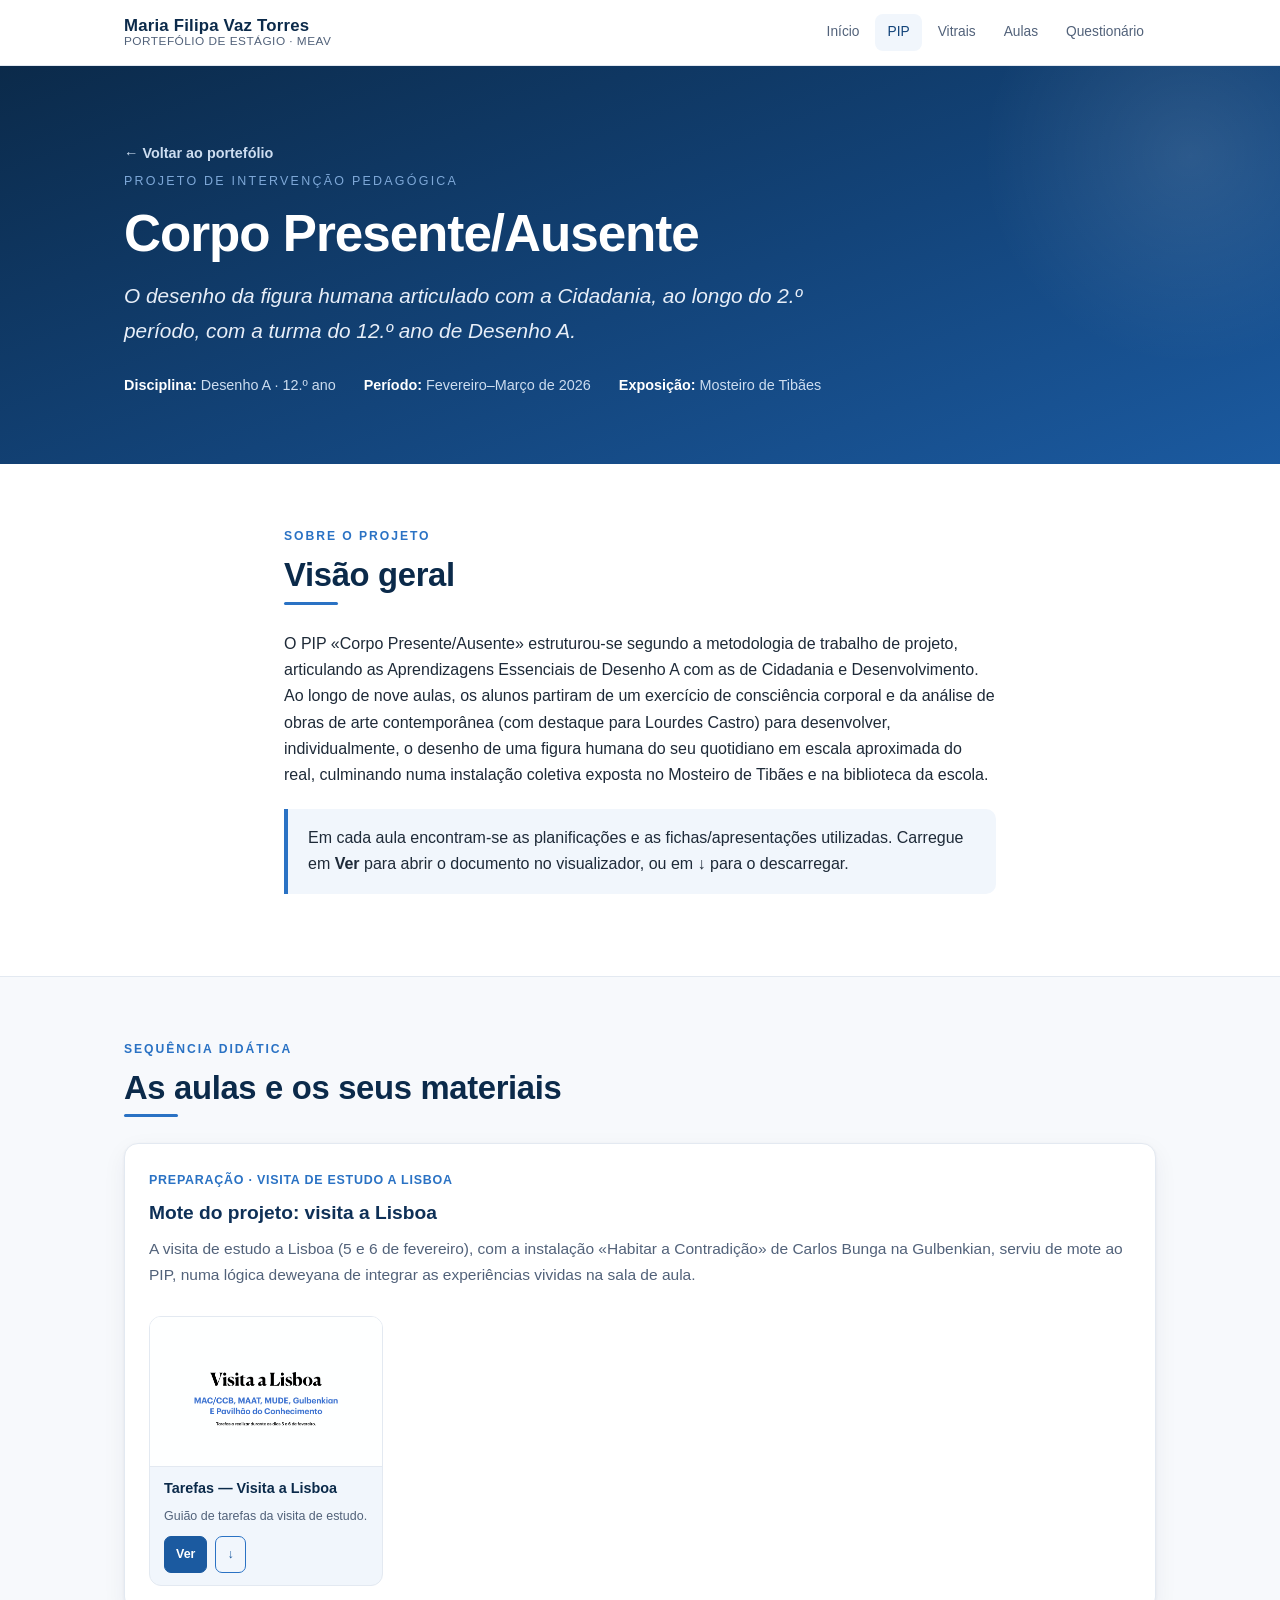
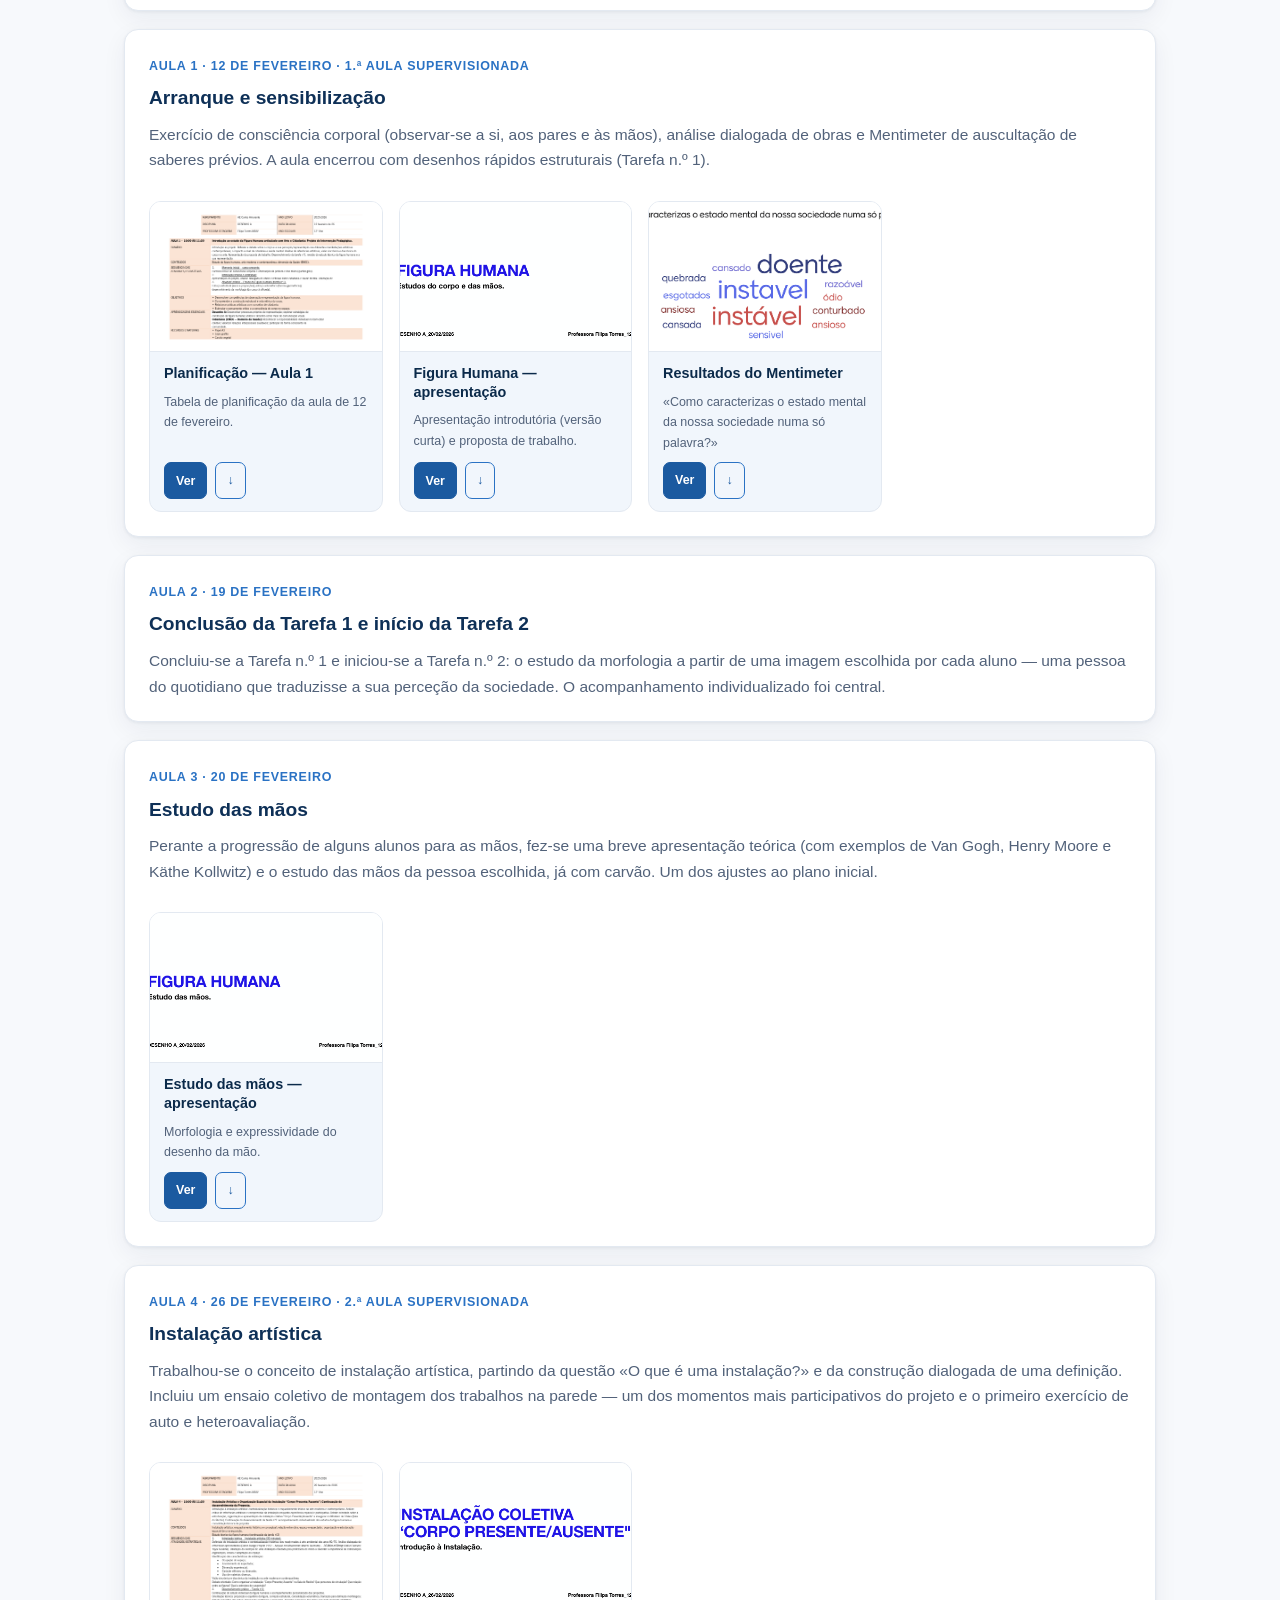
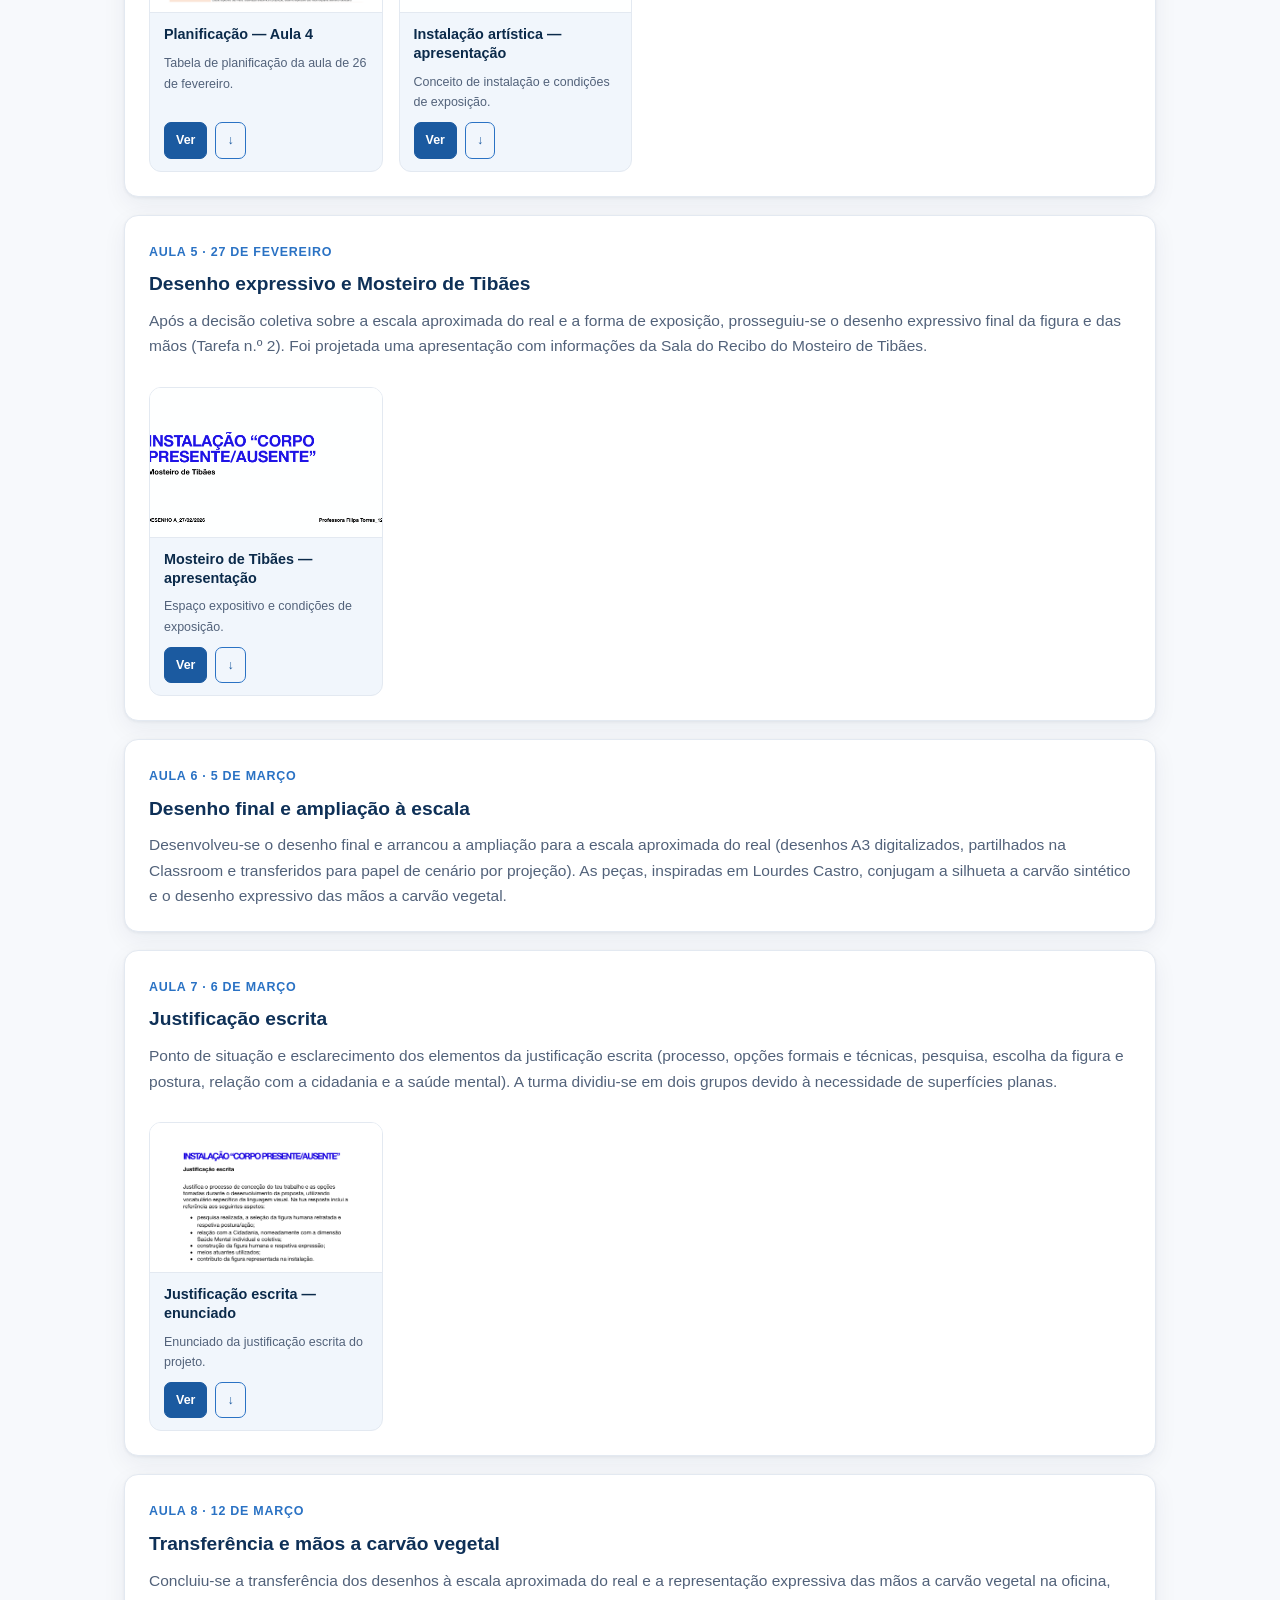
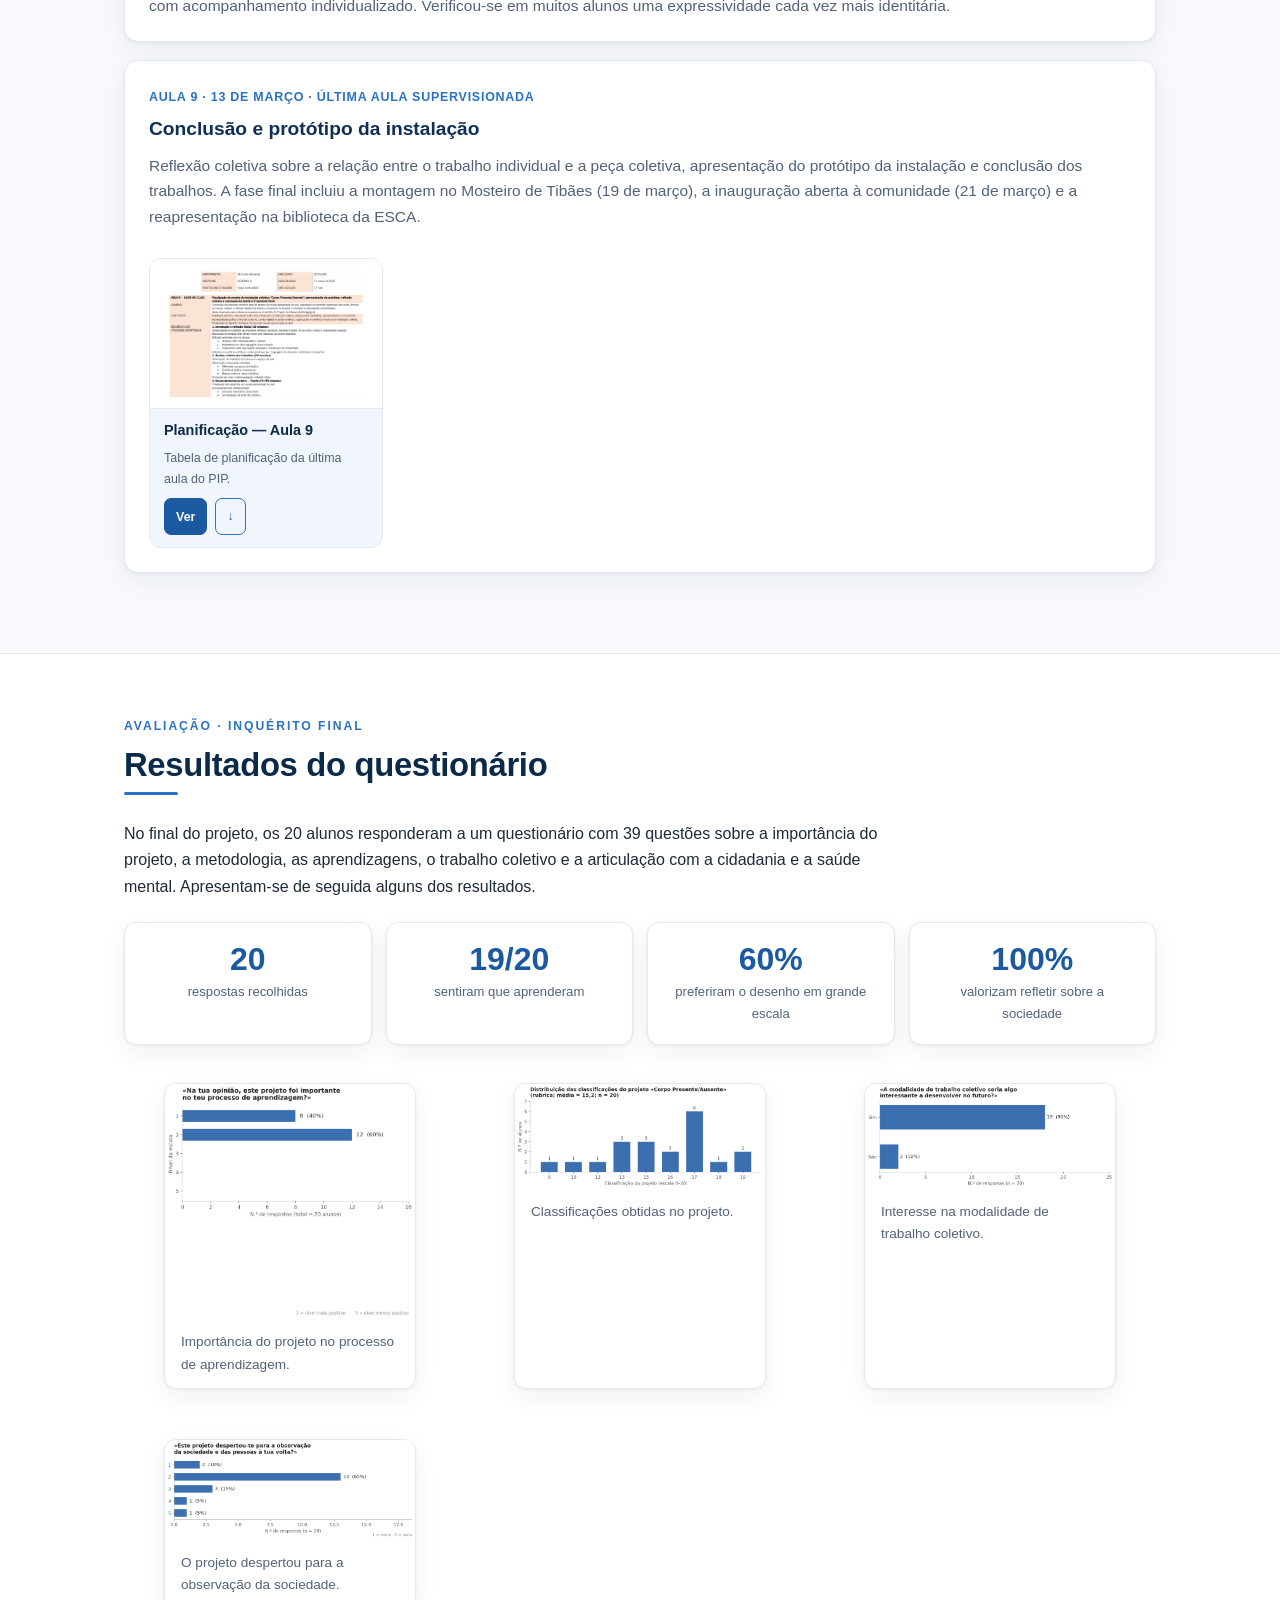
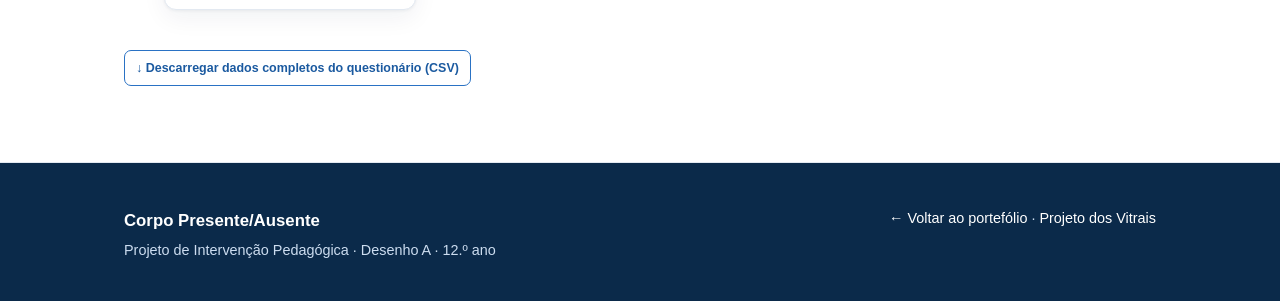
<file: pip.html>
<!DOCTYPE html>
<html lang="pt">
<head>
<meta charset="UTF-8">
<meta name="viewport" content="width=device-width, initial-scale=1.0">
<title>Projeto de Intervenção Pedagógica — Corpo Presente/Ausente</title>
<meta name="description" content="PIP «Corpo Presente/Ausente»: planificações, fichas das aulas e resultados do questionário. 12.º ano de Desenho A.">
<link rel="canonical" href="https://corpopresenteausente.me/pip.html">
<meta property="og:type" content="article">
<meta property="og:site_name" content="Corpo Presente/Ausente">
<meta property="og:title" content="Projeto de Intervenção Pedagógica — Corpo Presente/Ausente">
<meta property="og:description" content="O desenho da figura humana articulado com a Cidadania. Planificações, fichas das aulas e questionário.">
<meta property="og:url" content="https://corpopresenteausente.me/pip.html">
<meta property="og:locale" content="pt_PT">
<link rel="stylesheet" href="style.css">
</head>
<body>

<header class="topo">
  <div class="topo-inner">
    <a class="marca" href="index.html">
      <b>Maria Filipa Vaz Torres</b>
      <span>Portefólio de Estágio · MEAV</span>
    </a>
    <nav class="nav">
      <a href="index.html">Início</a>
      <a href="pip.html" class="ativo">PIP</a>
      <a href="vitrais.html">Vitrais</a>
      <a href="#aulas">Aulas</a>
      <a href="#questionario">Questionário</a>
    </nav>
  </div>
</header>

<div class="hero">
  <div class="wrap">
    <a href="index.html" class="voltar" style="color:#cdddf0">← Voltar ao portefólio</a>
    <p class="eyebrow">Projeto de Intervenção Pedagógica</p>
    <h1>Corpo Presente/Ausente</h1>
    <p class="sub">O desenho da figura humana articulado com a Cidadania, ao longo do 2.º período, com a turma do 12.º ano de Desenho A.</p>
    <div class="meta">
      <span><b>Disciplina:</b> Desenho A · 12.º ano</span>
      <span><b>Período:</b> Fevereiro–Março de 2026</span>
      <span><b>Exposição:</b> Mosteiro de Tibães</span>
    </div>
  </div>
</div>

<!-- Contexto -->
<section class="bloco" id="sobre">
  <div class="wrap estreito">
    <p class="kicker">Sobre o projeto</p>
    <h2 class="titulo">Visão geral</h2>
    <div class="divisoria"></div>
    <p>O PIP «Corpo Presente/Ausente» estruturou-se segundo a metodologia de trabalho de projeto, articulando as Aprendizagens Essenciais de Desenho A com as de Cidadania e Desenvolvimento. Ao longo de nove aulas, os alunos partiram de um exercício de consciência corporal e da análise de obras de arte contemporânea (com destaque para Lourdes Castro) para desenvolver, individualmente, o desenho de uma figura humana do seu quotidiano em escala aproximada do real, culminando numa instalação coletiva exposta no Mosteiro de Tibães e na biblioteca da escola.</p>
    <div class="callout">Em cada aula encontram-se as planificações e as fichas/apresentações utilizadas. Carregue em <b>Ver</b> para abrir o documento no visualizador, ou em <b>↓</b> para o descarregar.</div>
  </div>
</section>

<!-- AULAS -->
<section class="bloco" id="aulas">
  <div class="wrap">
    <p class="kicker">Sequência didática</p>
    <h2 class="titulo">As aulas e os seus materiais</h2>
    <div class="divisoria"></div>

    <!-- Preparação -->
    <div class="aula" id="prep-lisboa">
      <div class="cabec">
        <span class="data">Preparação · Visita de estudo a Lisboa</span>
        <h3>Mote do projeto: visita a Lisboa</h3>
        <p>A visita de estudo a Lisboa (5 e 6 de fevereiro), com a instalação «Habitar a Contradição» de Carlos Bunga na Gulbenkian, serviu de mote ao PIP, numa lógica deweyana de integrar as experiências vividas na sala de aula.</p>
      </div>
      <div class="materiais">
        <div class="mat">
          <div class="miniatura"><img src="img/thumb_pip_prep_tarefas_lisboa.png" alt="Tarefas da visita a Lisboa"></div>
          <div class="info">
            <span class="nome">Tarefas — Visita a Lisboa</span>
            <span class="desc">Guião de tarefas da visita de estudo.</span>
            <div class="acoes">
              <button class="btn primario" data-pdf="materiais/pip_prep_tarefas_lisboa.pdf" data-nome="Tarefas — Visita a Lisboa">Ver</button>
              <a class="btn fantasma" href="materiais/pip_prep_tarefas_lisboa.pdf" download>↓</a>
            </div>
          </div>
        </div>
      </div>
    </div>

    <!-- Aula 1 -->
    <div class="aula" id="aula1">
      <div class="cabec">
        <span class="data">Aula 1 · 12 de fevereiro · 1.ª aula supervisionada</span>
        <h3>Arranque e sensibilização</h3>
        <p>Exercício de consciência corporal (observar-se a si, aos pares e às mãos), análise dialogada de obras e Mentimeter de auscultação de saberes prévios. A aula encerrou com desenhos rápidos estruturais (Tarefa n.º 1).</p>
      </div>
      <div class="materiais">
        <div class="mat">
          <div class="miniatura"><img src="img/thumb_pip_aula1_planificacao.png" alt="Planificação da aula 1"></div>
          <div class="info">
            <span class="nome">Planificação — Aula 1</span>
            <span class="desc">Tabela de planificação da aula de 12 de fevereiro.</span>
            <div class="acoes">
              <button class="btn primario" data-pdf="materiais/pip_aula1_planificacao.pdf" data-nome="Planificação — Aula 1">Ver</button>
              <a class="btn fantasma" href="materiais/pip_aula1_planificacao.pdf" download>↓</a>
            </div>
          </div>
        </div>
        <div class="mat">
          <div class="miniatura"><img src="img/thumb_pip_aula1_figura_humana.png" alt="Apresentação figura humana"></div>
          <div class="info">
            <span class="nome">Figura Humana — apresentação</span>
            <span class="desc">Apresentação introdutória (versão curta) e proposta de trabalho.</span>
            <div class="acoes">
              <button class="btn primario" data-pdf="materiais/pip_aula1_figura_humana.pdf" data-nome="Figura Humana — apresentação">Ver</button>
              <a class="btn fantasma" href="materiais/pip_aula1_figura_humana.pdf" download>↓</a>
            </div>
          </div>
        </div>
        <div class="mat">
          <div class="miniatura"><img src="materiais/pip_aula1_menti.png" alt="Resultados do Mentimeter"></div>
          <div class="info">
            <span class="nome">Resultados do Mentimeter</span>
            <span class="desc">«Como caracterizas o estado mental da nossa sociedade numa só palavra?»</span>
            <div class="acoes">
              <a class="btn primario" href="materiais/pip_aula1_menti.png" target="_blank" rel="noopener">Ver</a>
              <a class="btn fantasma" href="materiais/pip_aula1_menti.png" download>↓</a>
            </div>
          </div>
        </div>
      </div>
    </div>

    <!-- Aula 2 -->
    <div class="aula" id="aula2">
      <div class="cabec">
        <span class="data">Aula 2 · 19 de fevereiro</span>
        <h3>Conclusão da Tarefa 1 e início da Tarefa 2</h3>
        <p>Concluiu-se a Tarefa n.º 1 e iniciou-se a Tarefa n.º 2: o estudo da morfologia a partir de uma imagem escolhida por cada aluno — uma pessoa do quotidiano que traduzisse a sua perceção da sociedade. O acompanhamento individualizado foi central.</p>
      </div>
    </div>

    <!-- Aula 3 -->
    <div class="aula" id="aula3">
      <div class="cabec">
        <span class="data">Aula 3 · 20 de fevereiro</span>
        <h3>Estudo das mãos</h3>
        <p>Perante a progressão de alguns alunos para as mãos, fez-se uma breve apresentação teórica (com exemplos de Van Gogh, Henry Moore e Käthe Kollwitz) e o estudo das mãos da pessoa escolhida, já com carvão. Um dos ajustes ao plano inicial.</p>
      </div>
      <div class="materiais">
        <div class="mat">
          <div class="miniatura"><img src="img/thumb_pip_aula3_estudo_maos.png" alt="Apresentação estudo das mãos"></div>
          <div class="info">
            <span class="nome">Estudo das mãos — apresentação</span>
            <span class="desc">Morfologia e expressividade do desenho da mão.</span>
            <div class="acoes">
              <button class="btn primario" data-pdf="materiais/pip_aula3_estudo_maos.pdf" data-nome="Estudo das mãos — apresentação">Ver</button>
              <a class="btn fantasma" href="materiais/pip_aula3_estudo_maos.pdf" download>↓</a>
            </div>
          </div>
        </div>
      </div>
    </div>

    <!-- Aula 4 -->
    <div class="aula" id="aula4">
      <div class="cabec">
        <span class="data">Aula 4 · 26 de fevereiro · 2.ª aula supervisionada</span>
        <h3>Instalação artística</h3>
        <p>Trabalhou-se o conceito de instalação artística, partindo da questão «O que é uma instalação?» e da construção dialogada de uma definição. Incluiu um ensaio coletivo de montagem dos trabalhos na parede — um dos momentos mais participativos do projeto e o primeiro exercício de auto e heteroavaliação.</p>
      </div>
      <div class="materiais">
        <div class="mat">
          <div class="miniatura"><img src="img/thumb_pip_aula4_planificacao.png" alt="Planificação da aula 4"></div>
          <div class="info">
            <span class="nome">Planificação — Aula 4</span>
            <span class="desc">Tabela de planificação da aula de 26 de fevereiro.</span>
            <div class="acoes">
              <button class="btn primario" data-pdf="materiais/pip_aula4_planificacao.pdf" data-nome="Planificação — Aula 4">Ver</button>
              <a class="btn fantasma" href="materiais/pip_aula4_planificacao.pdf" download>↓</a>
            </div>
          </div>
        </div>
        <div class="mat">
          <div class="miniatura"><img src="img/thumb_pip_aula4_instalacao.png" alt="Apresentação instalação artística"></div>
          <div class="info">
            <span class="nome">Instalação artística — apresentação</span>
            <span class="desc">Conceito de instalação e condições de exposição.</span>
            <div class="acoes">
              <button class="btn primario" data-pdf="materiais/pip_aula4_instalacao.pdf" data-nome="Instalação artística — apresentação">Ver</button>
              <a class="btn fantasma" href="materiais/pip_aula4_instalacao.pdf" download>↓</a>
            </div>
          </div>
        </div>
      </div>
    </div>

    <!-- Aula 5 -->
    <div class="aula" id="aula5">
      <div class="cabec">
        <span class="data">Aula 5 · 27 de fevereiro</span>
        <h3>Desenho expressivo e Mosteiro de Tibães</h3>
        <p>Após a decisão coletiva sobre a escala aproximada do real e a forma de exposição, prosseguiu-se o desenho expressivo final da figura e das mãos (Tarefa n.º 2). Foi projetada uma apresentação com informações da Sala do Recibo do Mosteiro de Tibães.</p>
      </div>
      <div class="materiais">
        <div class="mat">
          <div class="miniatura"><img src="img/thumb_pip_aula5_tibaes.png" alt="Apresentação Mosteiro de Tibães"></div>
          <div class="info">
            <span class="nome">Mosteiro de Tibães — apresentação</span>
            <span class="desc">Espaço expositivo e condições de exposição.</span>
            <div class="acoes">
              <button class="btn primario" data-pdf="materiais/pip_aula5_tibaes.pdf" data-nome="Mosteiro de Tibães — apresentação">Ver</button>
              <a class="btn fantasma" href="materiais/pip_aula5_tibaes.pdf" download>↓</a>
            </div>
          </div>
        </div>
      </div>
    </div>

    <!-- Aula 6 -->
    <div class="aula" id="aula6">
      <div class="cabec">
        <span class="data">Aula 6 · 5 de março</span>
        <h3>Desenho final e ampliação à escala</h3>
        <p>Desenvolveu-se o desenho final e arrancou a ampliação para a escala aproximada do real (desenhos A3 digitalizados, partilhados na Classroom e transferidos para papel de cenário por projeção). As peças, inspiradas em Lourdes Castro, conjugam a silhueta a carvão sintético e o desenho expressivo das mãos a carvão vegetal.</p>
      </div>
    </div>

    <!-- Aula 7 -->
    <div class="aula" id="aula7">
      <div class="cabec">
        <span class="data">Aula 7 · 6 de março</span>
        <h3>Justificação escrita</h3>
        <p>Ponto de situação e esclarecimento dos elementos da justificação escrita (processo, opções formais e técnicas, pesquisa, escolha da figura e postura, relação com a cidadania e a saúde mental). A turma dividiu-se em dois grupos devido à necessidade de superfícies planas.</p>
      </div>
      <div class="materiais">
        <div class="mat">
          <div class="miniatura"><img src="img/thumb_pip_aula7_justificacao.png" alt="Enunciado da justificação escrita"></div>
          <div class="info">
            <span class="nome">Justificação escrita — enunciado</span>
            <span class="desc">Enunciado da justificação escrita do projeto.</span>
            <div class="acoes">
              <button class="btn primario" data-pdf="materiais/pip_aula7_justificacao.pdf" data-nome="Justificação escrita — enunciado">Ver</button>
              <a class="btn fantasma" href="materiais/pip_aula7_justificacao.pdf" download>↓</a>
            </div>
          </div>
        </div>
      </div>
    </div>

    <!-- Aula 8 -->
    <div class="aula" id="aula8">
      <div class="cabec">
        <span class="data">Aula 8 · 12 de março</span>
        <h3>Transferência e mãos a carvão vegetal</h3>
        <p>Concluiu-se a transferência dos desenhos à escala aproximada do real e a representação expressiva das mãos a carvão vegetal na oficina, com acompanhamento individualizado. Verificou-se em muitos alunos uma expressividade cada vez mais identitária.</p>
      </div>
    </div>

    <!-- Aula 9 -->
    <div class="aula" id="aula9">
      <div class="cabec">
        <span class="data">Aula 9 · 13 de março · última aula supervisionada</span>
        <h3>Conclusão e protótipo da instalação</h3>
        <p>Reflexão coletiva sobre a relação entre o trabalho individual e a peça coletiva, apresentação do protótipo da instalação e conclusão dos trabalhos. A fase final incluiu a montagem no Mosteiro de Tibães (19 de março), a inauguração aberta à comunidade (21 de março) e a reapresentação na biblioteca da ESCA.</p>
      </div>
      <div class="materiais">
        <div class="mat">
          <div class="miniatura"><img src="img/thumb_pip_aula9_planificacao.png" alt="Planificação da aula 9"></div>
          <div class="info">
            <span class="nome">Planificação — Aula 9</span>
            <span class="desc">Tabela de planificação da última aula do PIP.</span>
            <div class="acoes">
              <button class="btn primario" data-pdf="materiais/pip_aula9_planificacao.pdf" data-nome="Planificação — Aula 9">Ver</button>
              <a class="btn fantasma" href="materiais/pip_aula9_planificacao.pdf" download>↓</a>
            </div>
          </div>
        </div>
      </div>
    </div>

  </div>
</section>

<!-- QUESTIONÁRIO -->
<section class="bloco" id="questionario">
  <div class="wrap">
    <p class="kicker">Avaliação · Inquérito final</p>
    <h2 class="titulo">Resultados do questionário</h2>
    <div class="divisoria"></div>
    <p class="estreito">No final do projeto, os 20 alunos responderam a um questionário com 39 questões sobre a importância do projeto, a metodologia, as aprendizagens, o trabalho coletivo e a articulação com a cidadania e a saúde mental. Apresentam-se de seguida alguns dos resultados.</p>
    <div class="stats">
      <div class="stat"><div class="num">20</div><div class="lab">respostas recolhidas</div></div>
      <div class="stat"><div class="num">19/20</div><div class="lab">sentiram que aprenderam</div></div>
      <div class="stat"><div class="num">60%</div><div class="lab">preferiram o desenho em grande escala</div></div>
      <div class="stat"><div class="num">100%</div><div class="lab">valorizam refletir sobre a sociedade</div></div>
    </div>
    <div class="galeria">
      <figure class="fig"><img src="materiais/fig_q1.png" alt="Importância do projeto na aprendizagem"><figcaption>Importância do projeto no processo de aprendizagem.</figcaption></figure>
      <figure class="fig"><img src="materiais/fig_classificacoes.png" alt="Classificações do projeto"><figcaption>Classificações obtidas no projeto.</figcaption></figure>
      <figure class="fig"><img src="materiais/fig_q24.png" alt="Interesse no trabalho coletivo"><figcaption>Interesse na modalidade de trabalho coletivo.</figcaption></figure>
      <figure class="fig"><img src="materiais/fig_q30.png" alt="Observação da sociedade"><figcaption>O projeto despertou para a observação da sociedade.</figcaption></figure>
    </div>
    <p class="estreito" style="margin-top:24px"><a class="btn fantasma" href="materiais/questionario.csv" download>↓ Descarregar dados completos do questionário (CSV)</a></p>
  </div>
</section>

<footer>
  <div class="wrap">
    <div class="marca-foot">
      <b>Corpo Presente/Ausente</b>
      Projeto de Intervenção Pedagógica · Desenho A · 12.º ano
    </div>
    <div>
      <a href="index.html">← Voltar ao portefólio</a> ·
      <a href="vitrais.html">Projeto dos Vitrais</a>
    </div>
  </div>
</footer>

<script src="app.js"></script>
</body>
</html>
</file>
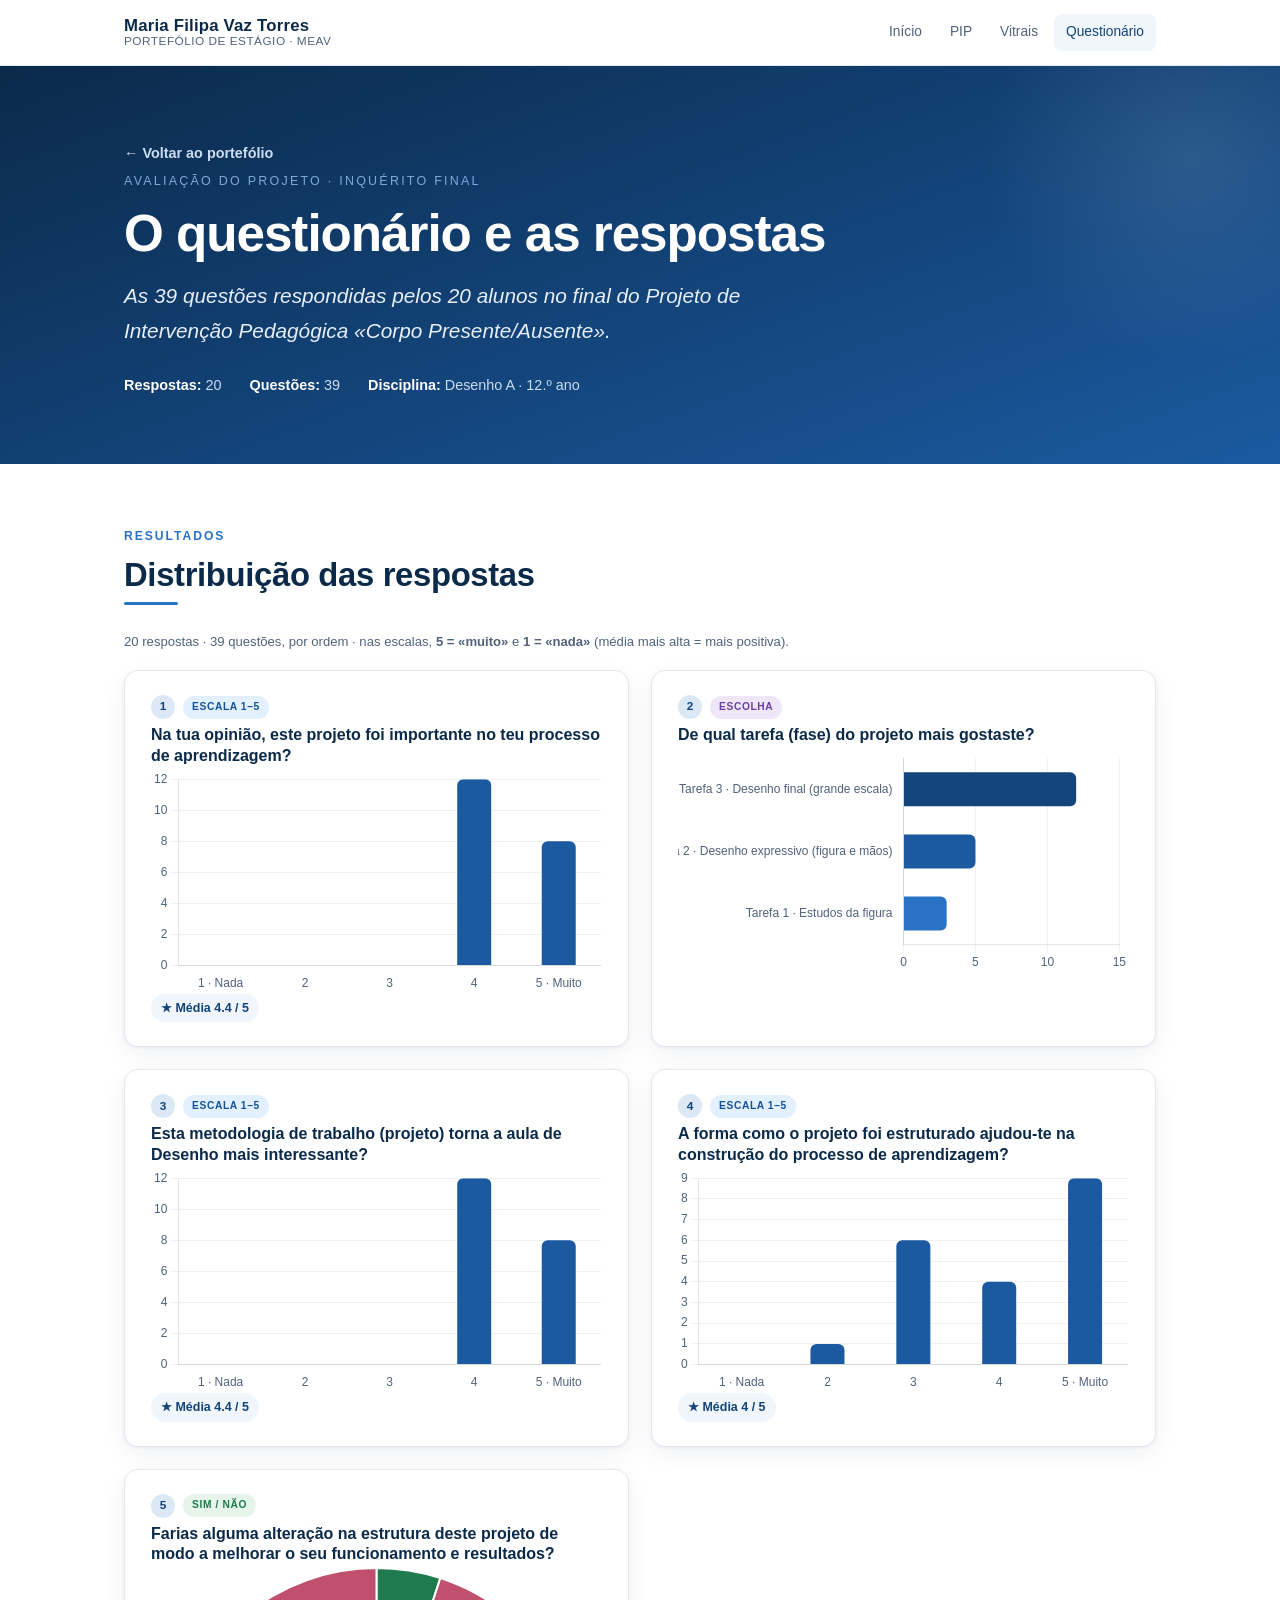
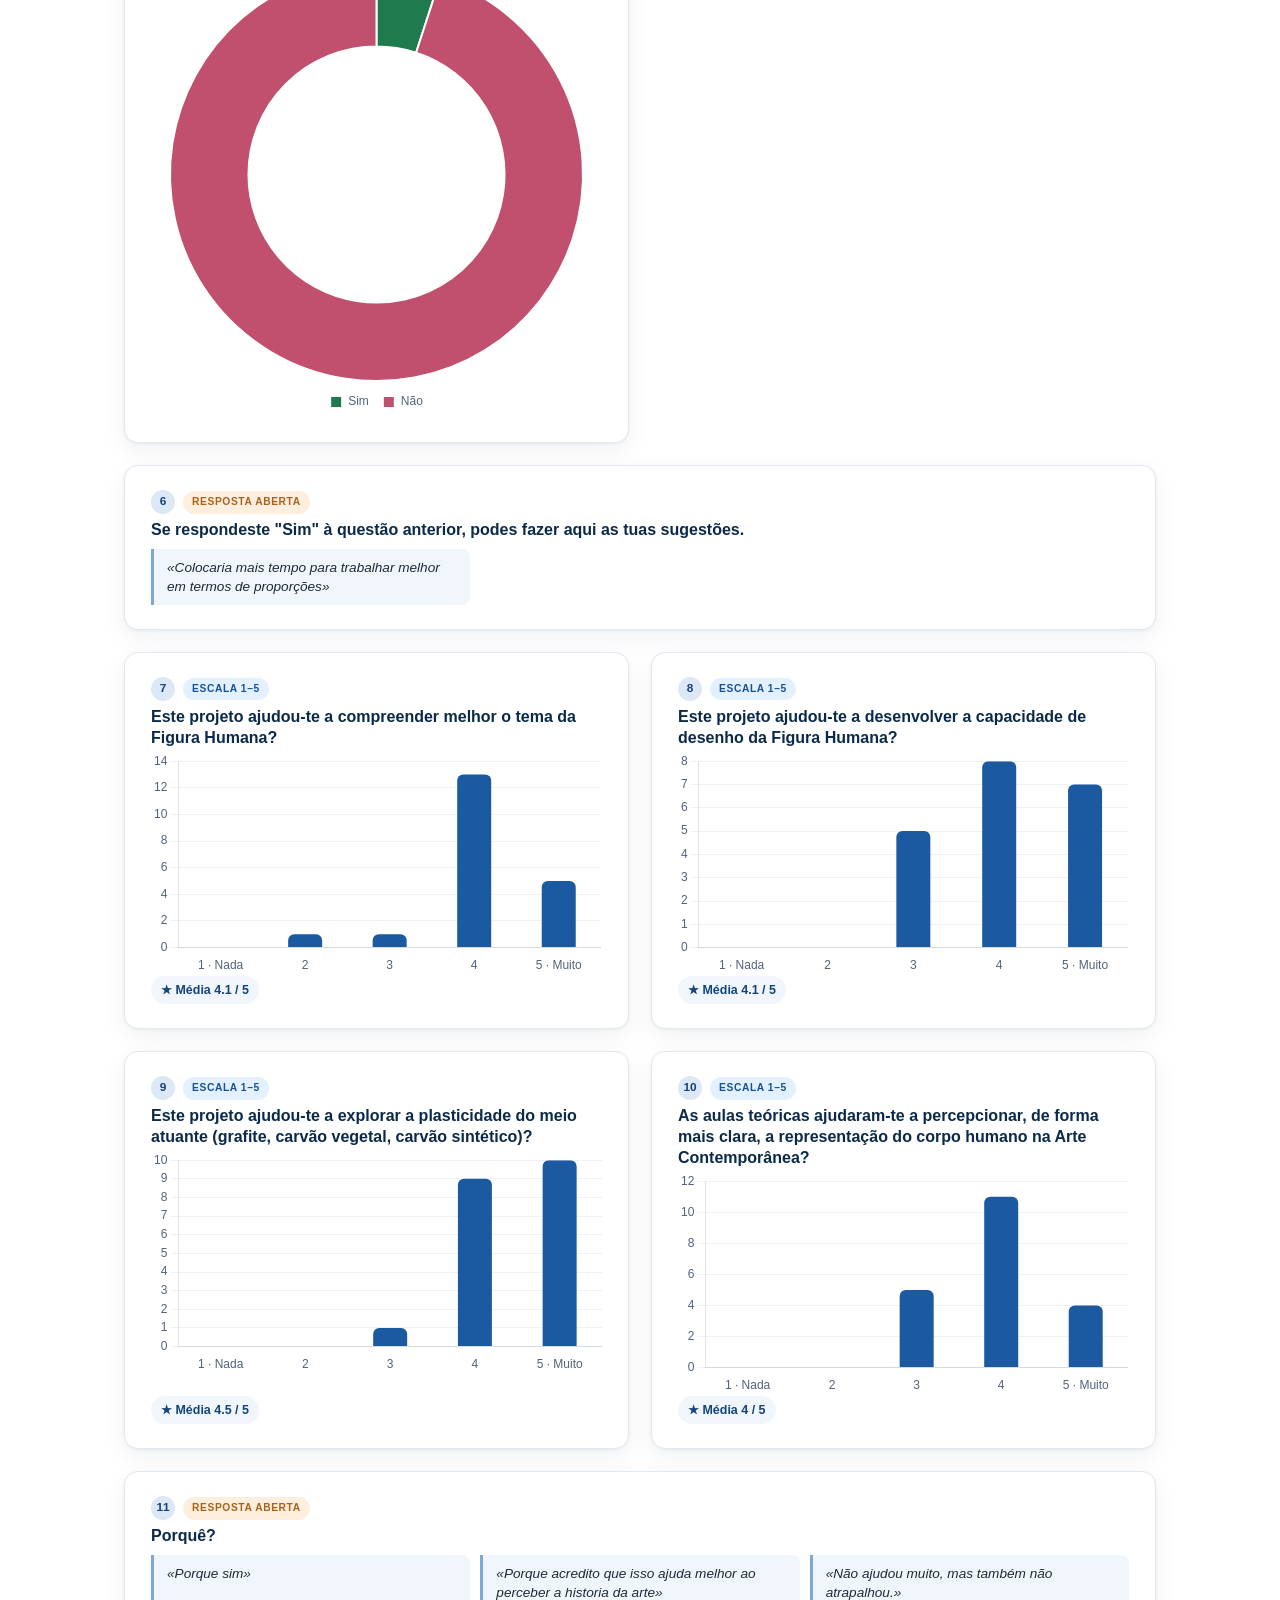
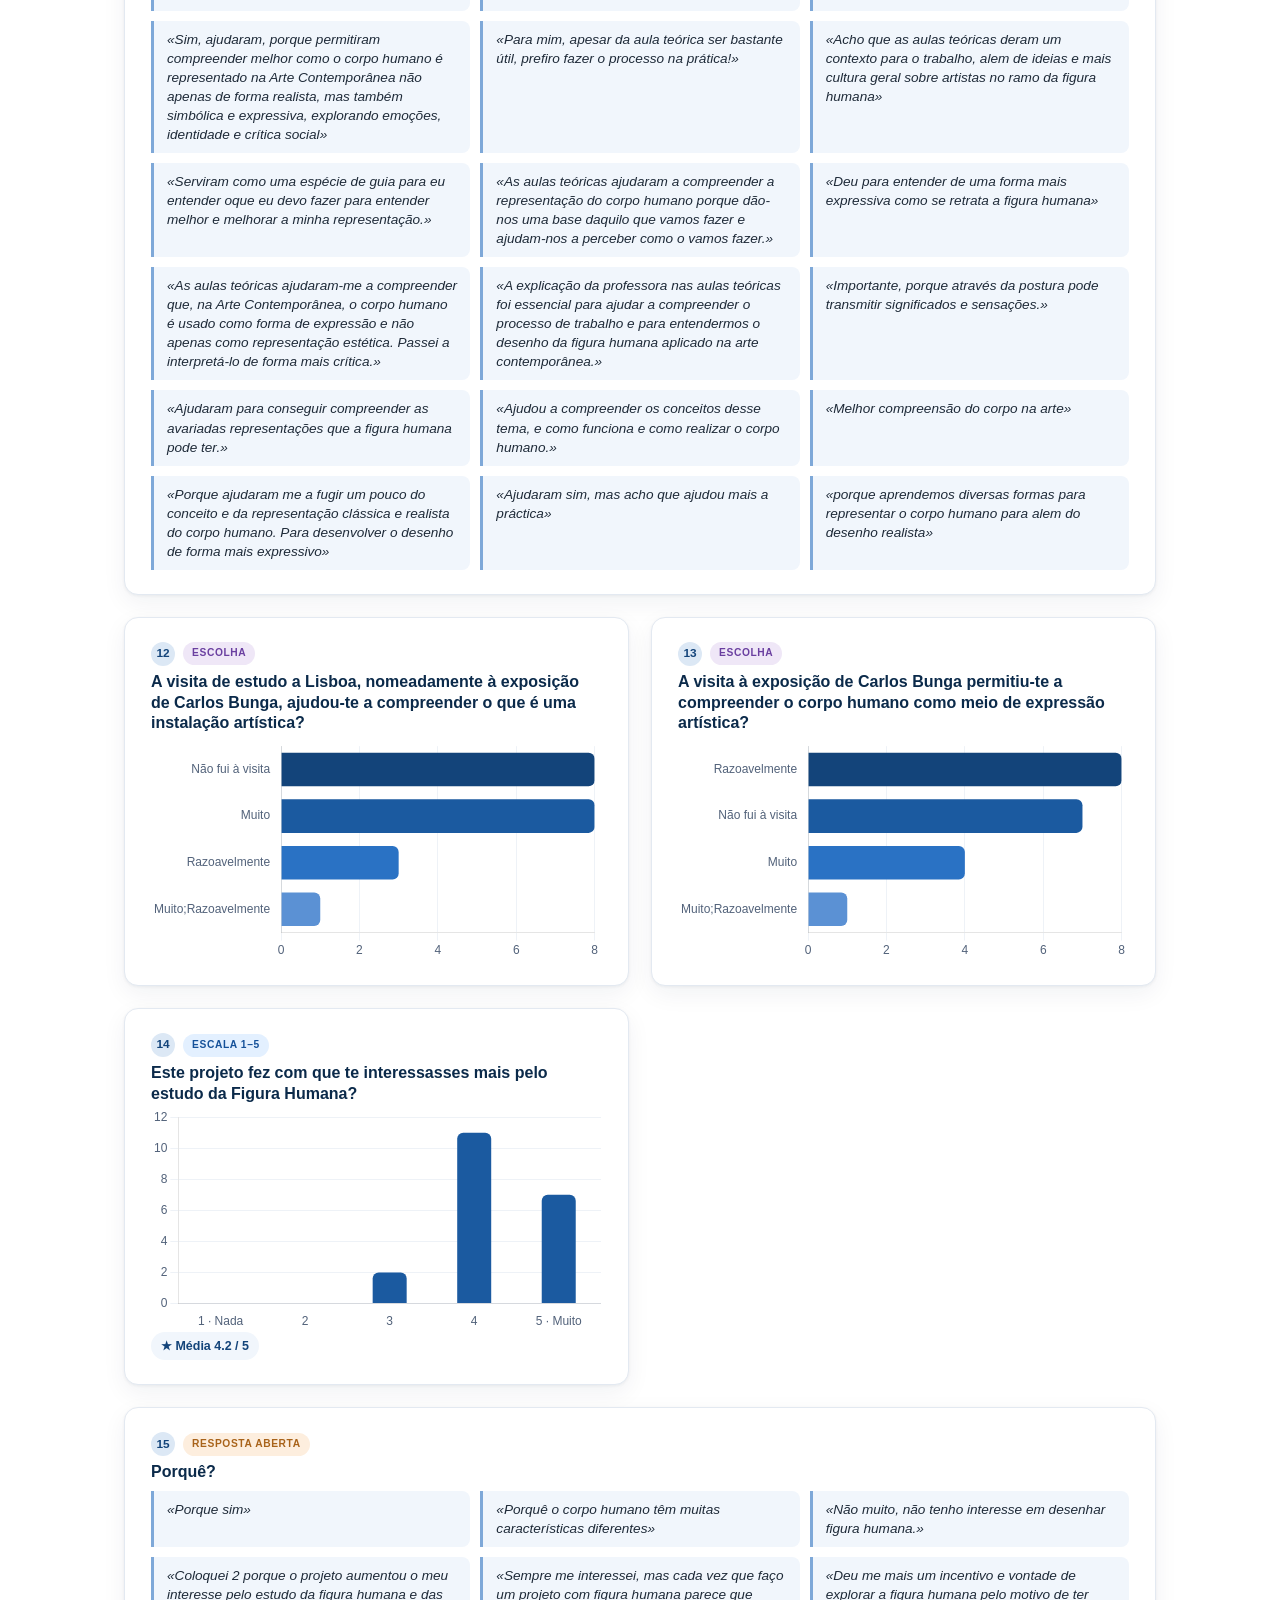
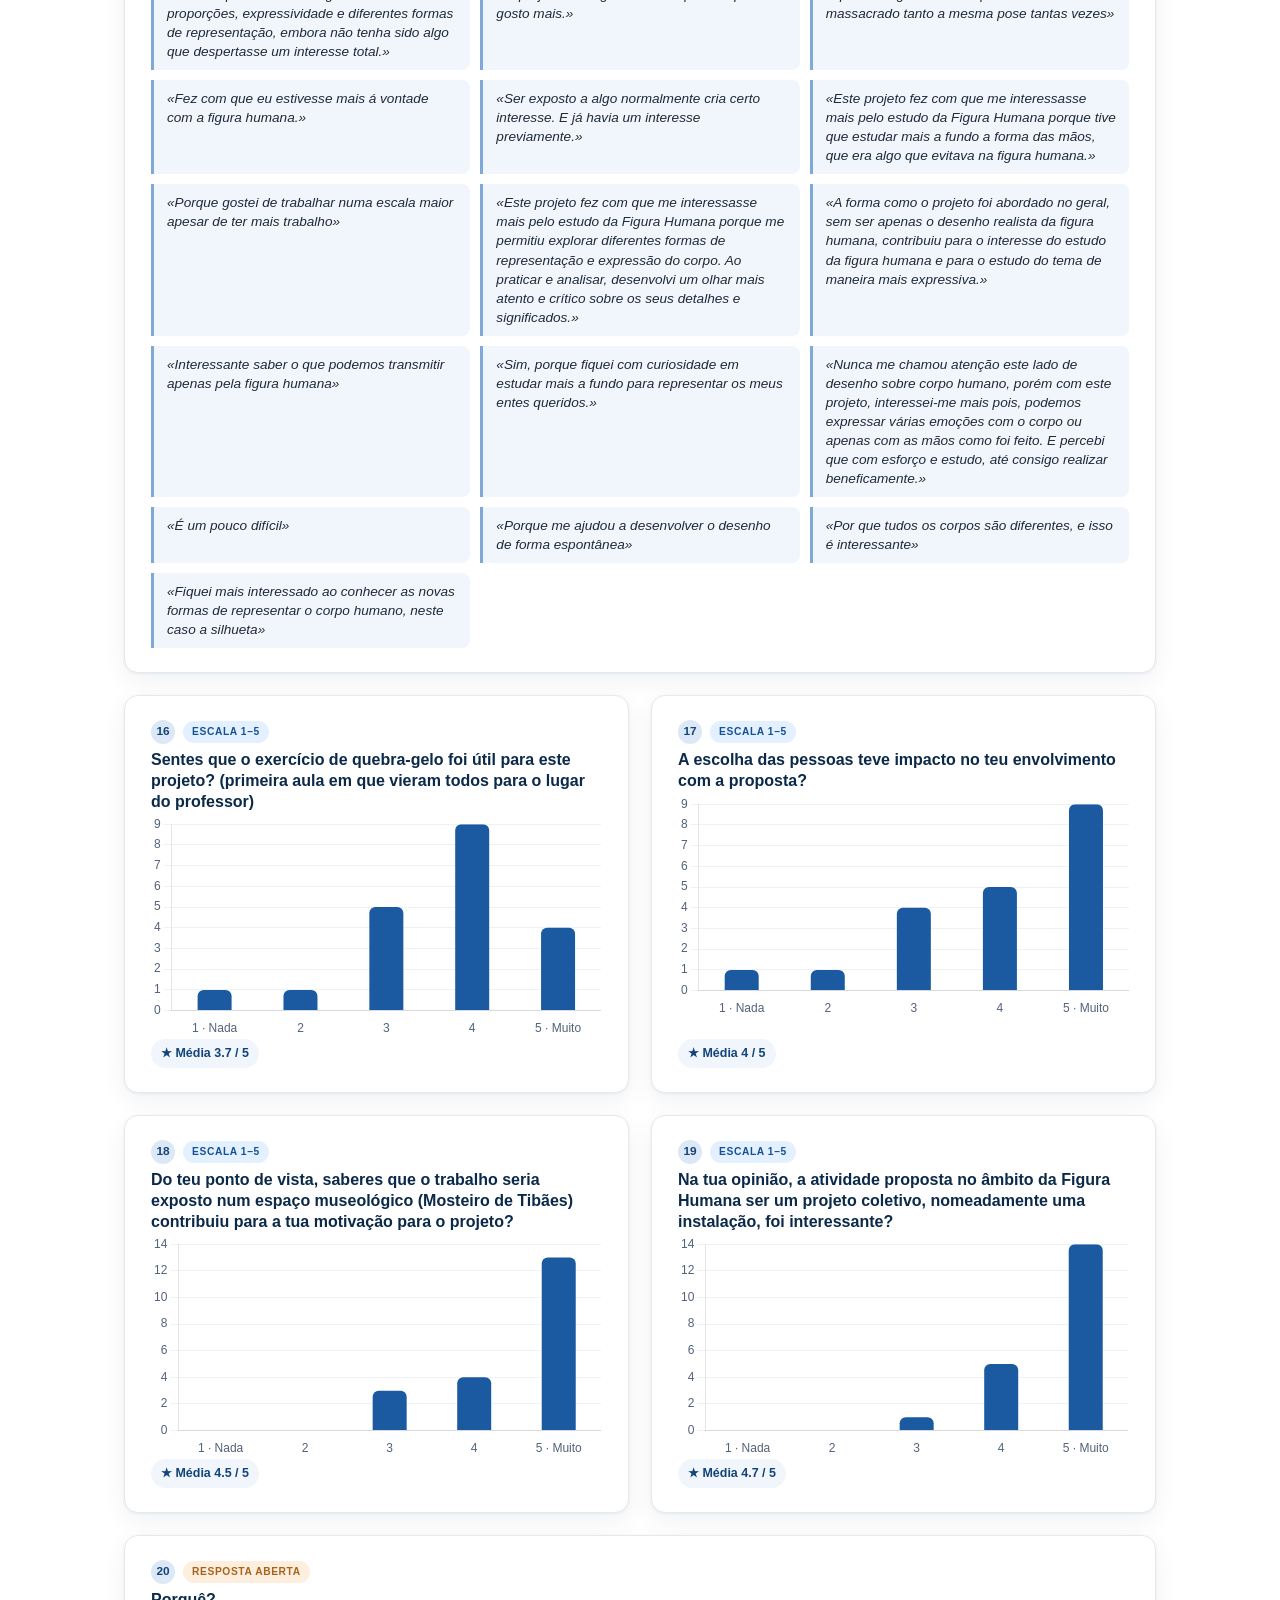
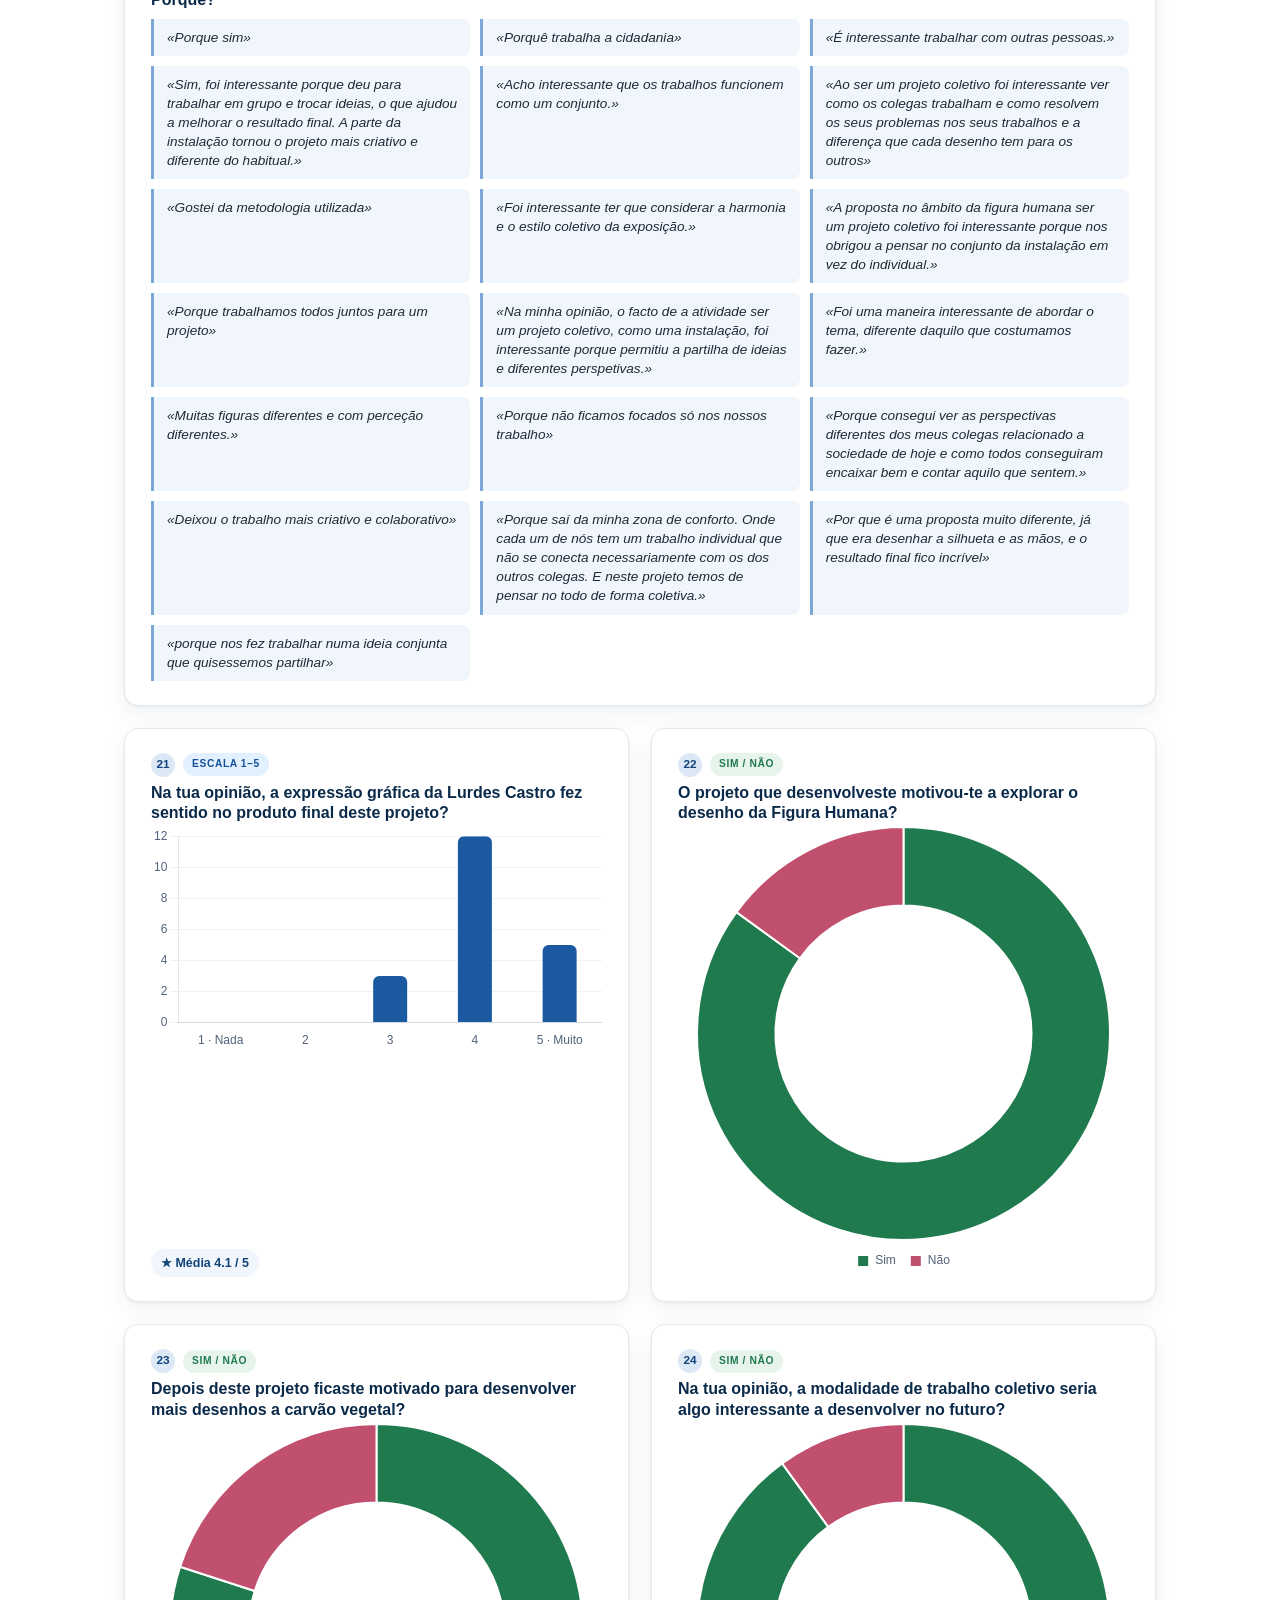
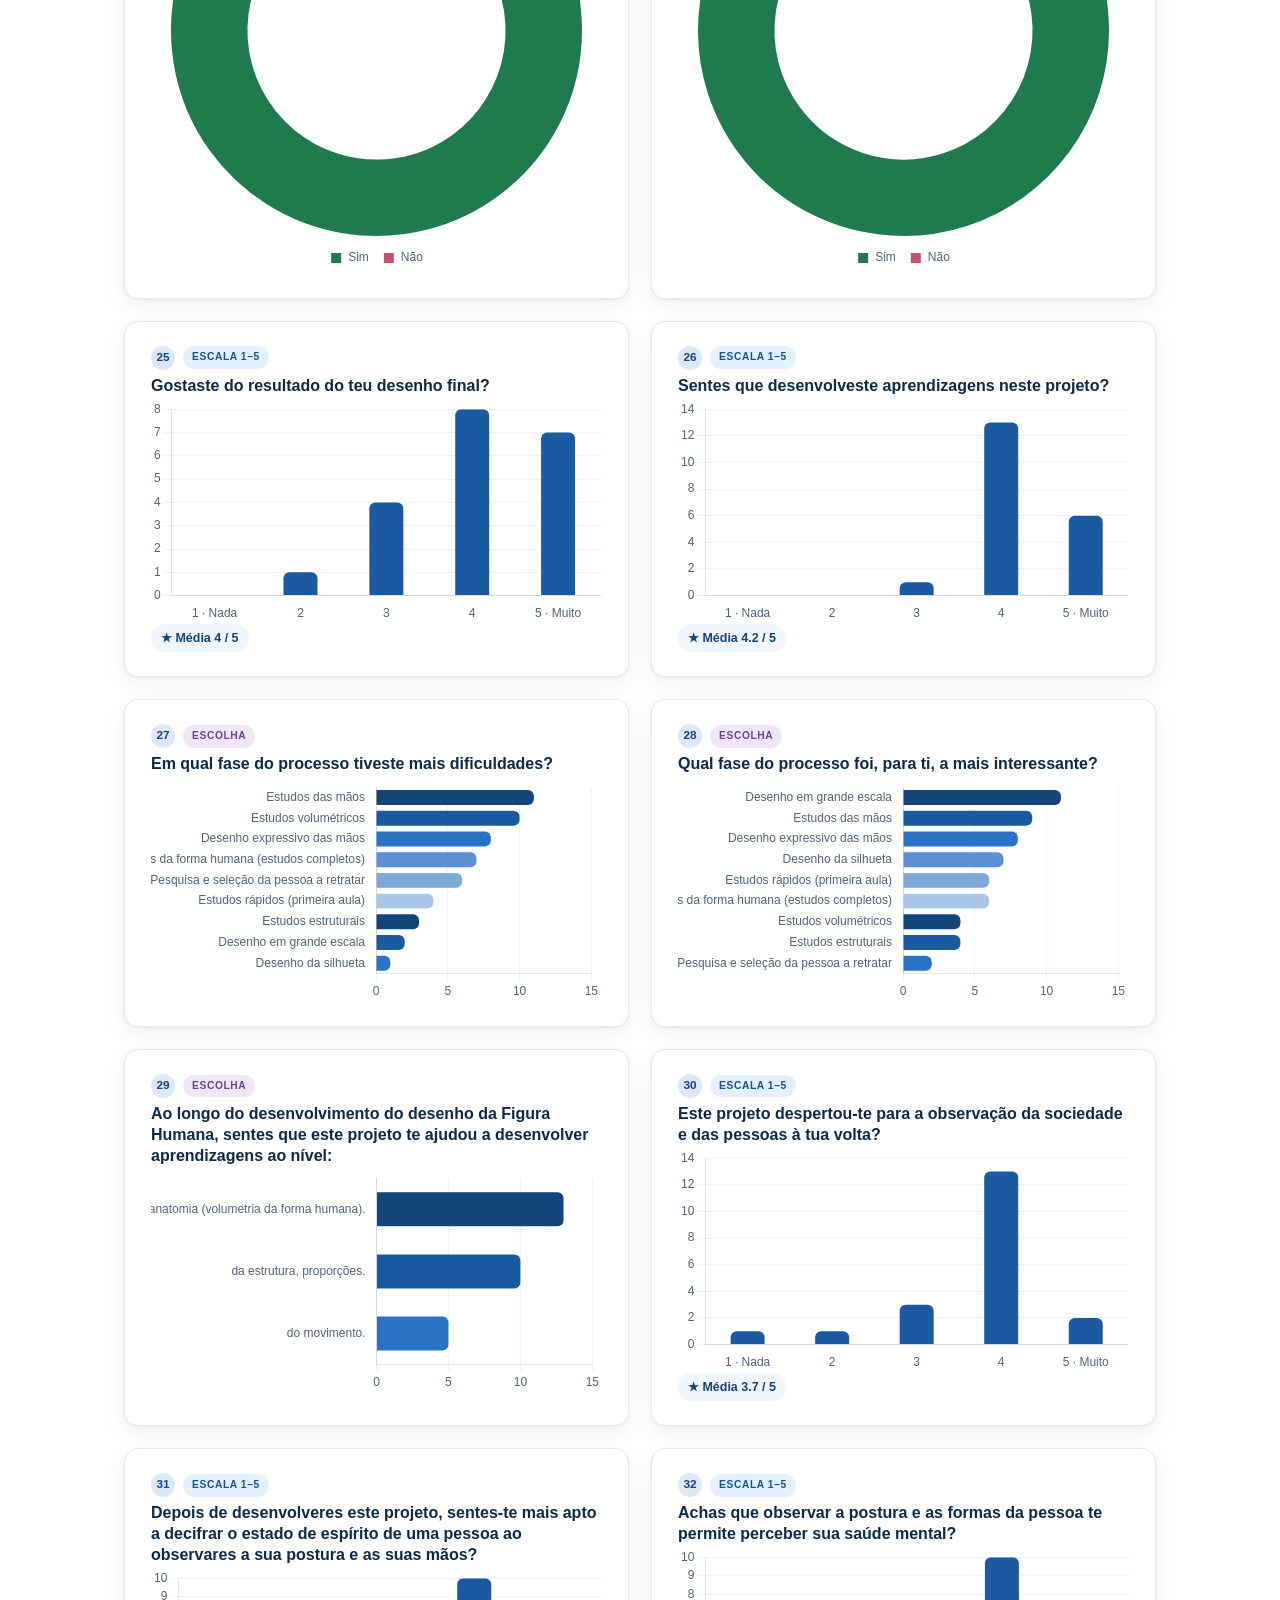
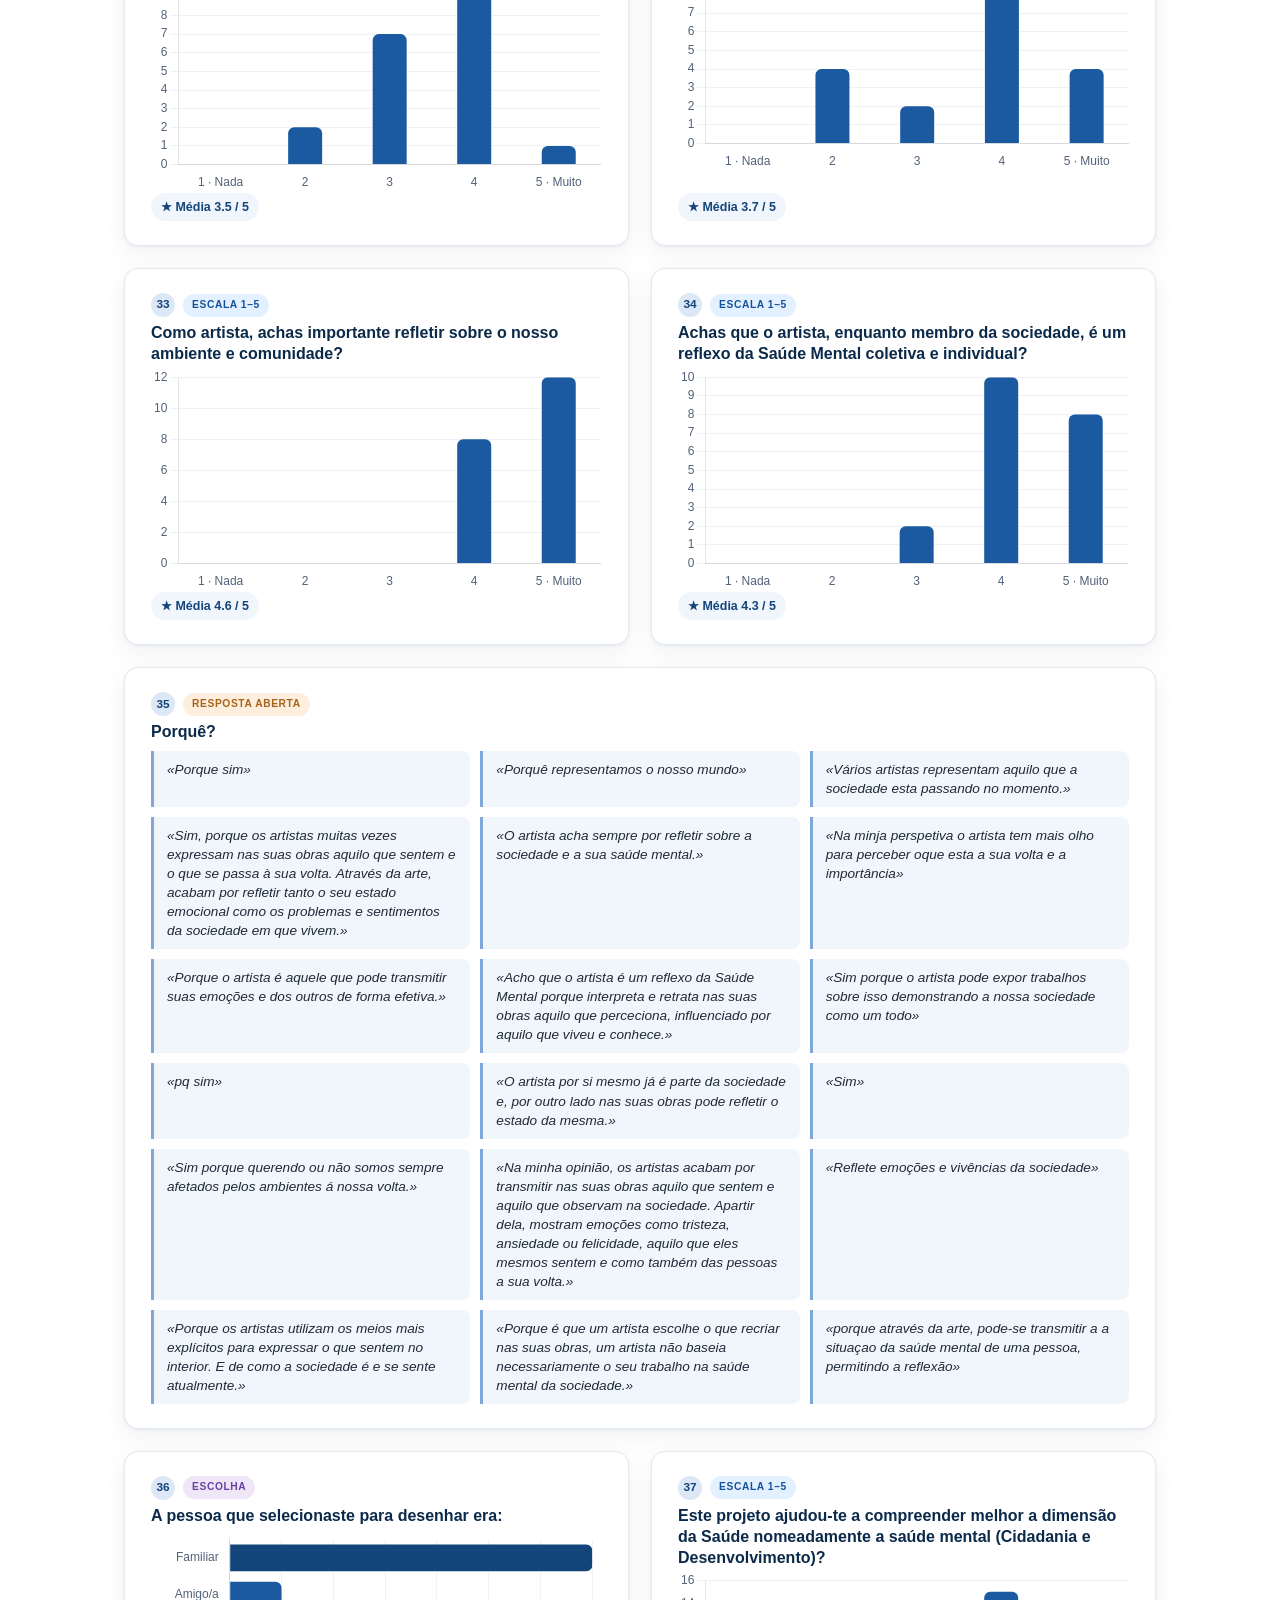
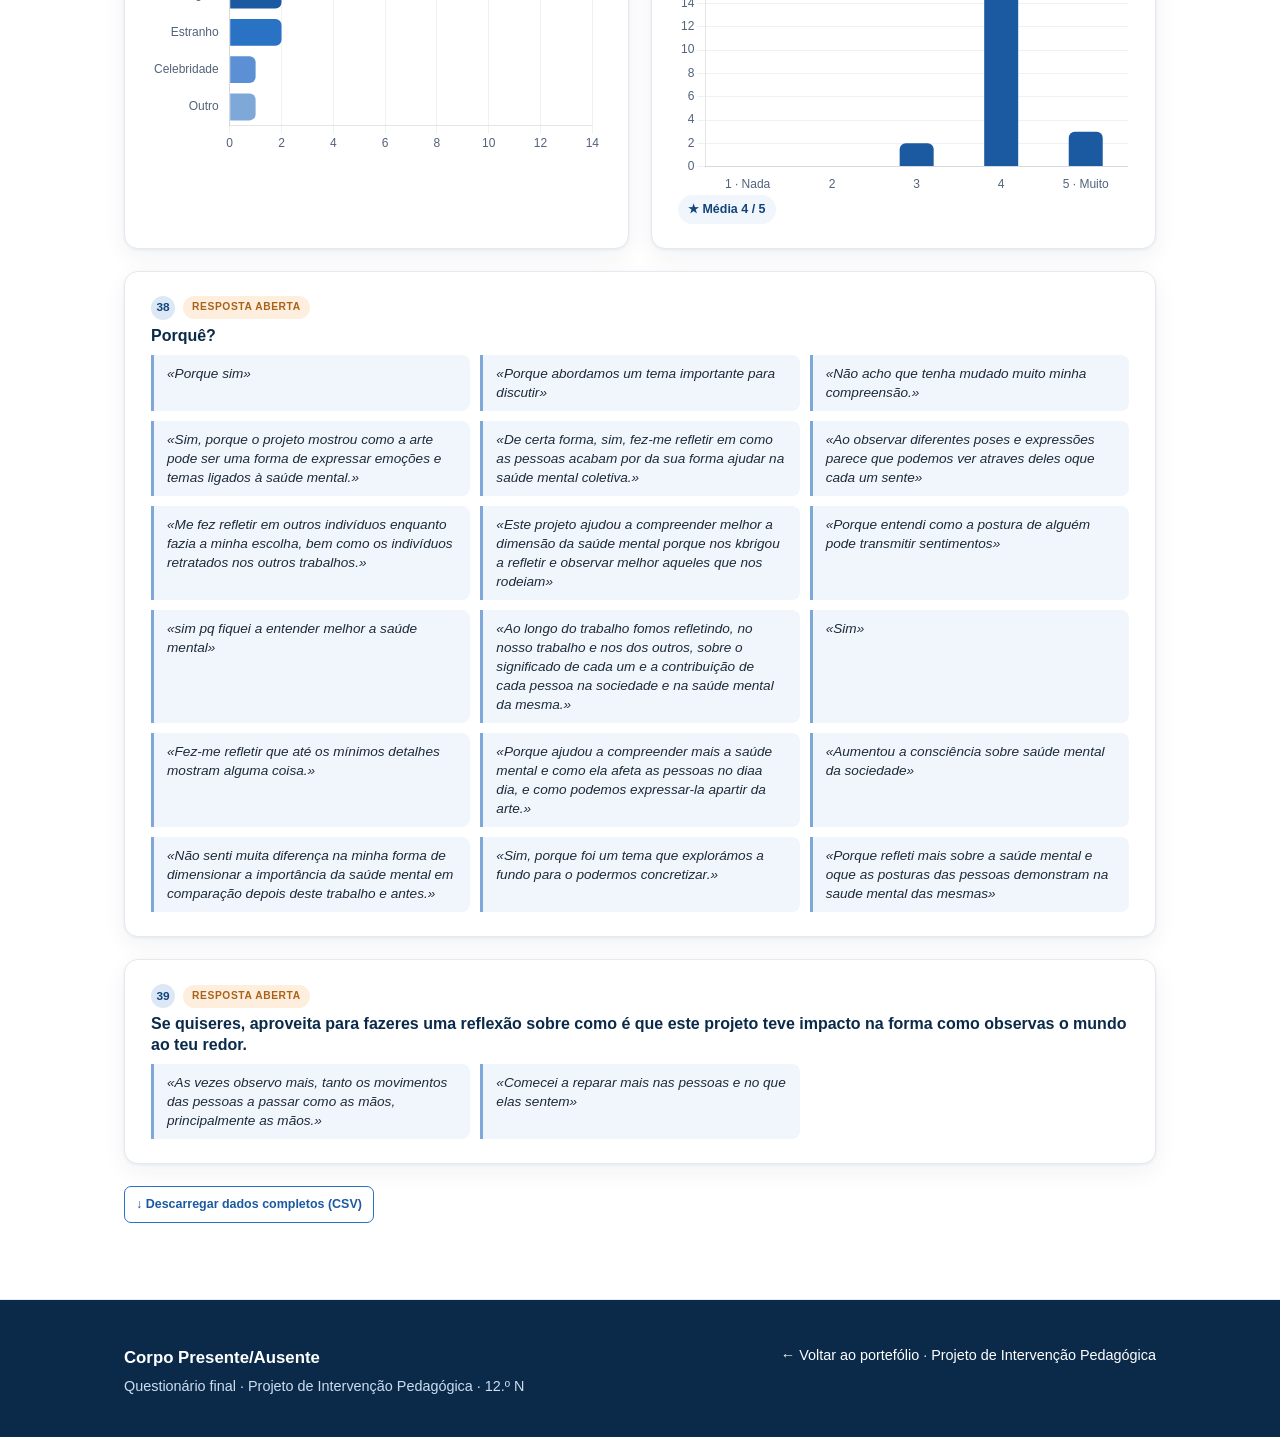
<file: questionario.html>
<!DOCTYPE html>
<html lang="pt">
<head>
<meta charset="UTF-8">
<meta name="viewport" content="width=device-width, initial-scale=1.0">
<title>Questionário do PIP — Corpo Presente/Ausente</title>
<meta name="description" content="Resultados do questionário final do Projeto de Intervenção Pedagógica «Corpo Presente/Ausente» — 39 questões, 20 respostas.">
<link rel="canonical" href="https://corpopresenteausente.me/questionario.html">
<meta property="og:type" content="article">
<meta property="og:site_name" content="Corpo Presente/Ausente">
<meta property="og:title" content="Questionário do PIP — Corpo Presente/Ausente">
<meta property="og:description" content="Resultados do questionário final: 39 questões, 20 respostas.">
<meta property="og:url" content="https://corpopresenteausente.me/questionario.html">
<meta property="og:locale" content="pt_PT">
<link rel="stylesheet" href="style.css">
</head>
<body>

<header class="topo">
  <div class="topo-inner">
    <a class="marca" href="index.html">
      <b>Maria Filipa Vaz Torres</b>
      <span>Portefólio de Estágio · MEAV</span>
    </a>
    <nav class="nav">
      <a href="index.html">Início</a>
      <a href="pip.html">PIP</a>
      <a href="vitrais.html">Vitrais</a>
      <a href="questionario.html" class="ativo">Questionário</a>
    </nav>
  </div>
</header>

<div class="hero">
  <div class="wrap">
    <a href="index.html#questionario" class="voltar" style="color:#cdddf0">← Voltar ao portefólio</a>
    <p class="eyebrow">Avaliação do projeto · Inquérito final</p>
    <h1>O questionário e as respostas</h1>
    <p class="sub">As 39 questões respondidas pelos 20 alunos no final do Projeto de Intervenção Pedagógica «Corpo Presente/Ausente».</p>
    <div class="meta">
      <span><b>Respostas:</b> 20</span>
      <span><b>Questões:</b> 39</span>
      <span><b>Disciplina:</b> Desenho A · 12.º ano</span>
    </div>
  </div>
</div>

<section class="bloco">
  <div class="wrap">
    <p class="kicker">Resultados</p>
    <h2 class="titulo">Distribuição das respostas</h2>
    <div class="divisoria"></div>
    <div id="questionario-destaques"></div>
    <p style="margin-top:22px"><a class="btn fantasma" href="materiais/questionario.csv" download>↓ Descarregar dados completos (CSV)</a></p>
  </div>
</section>

<footer>
  <div class="wrap">
    <div class="marca-foot">
      <b>Corpo Presente/Ausente</b>
      Questionário final · Projeto de Intervenção Pedagógica · 12.º N
    </div>
    <div>
      <a href="index.html">← Voltar ao portefólio</a> ·
      <a href="pip.html">Projeto de Intervenção Pedagógica</a>
    </div>
  </div>
</footer>

<script src="vendor/chart.umd.min.js"></script>
<script src="questionario-dados.js"></script>
<script src="app.js"></script>
</body>
</html>
</file>
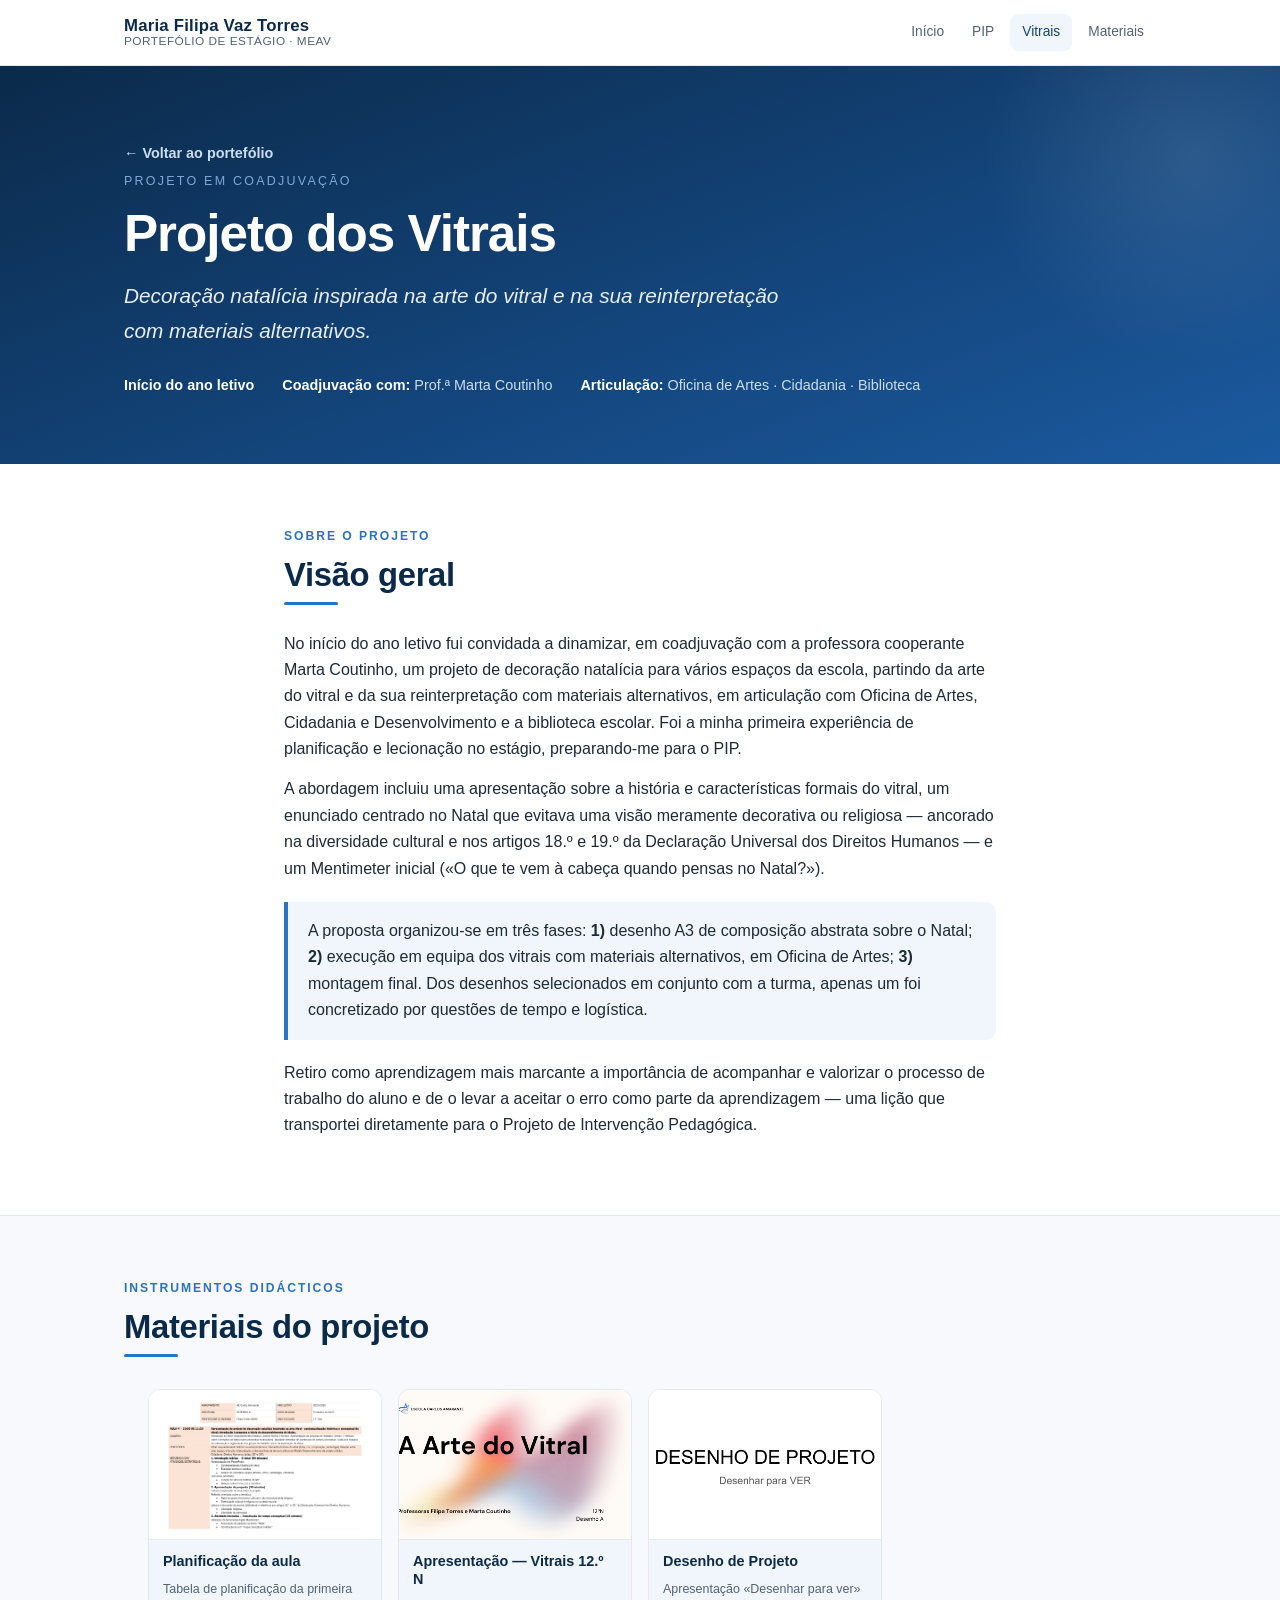
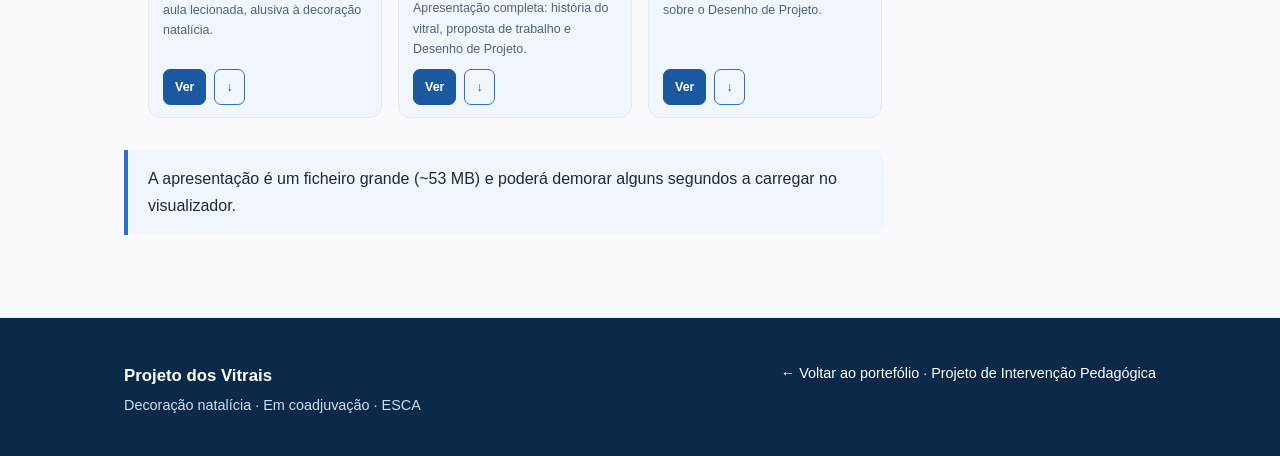
<file: vitrais.html>
<!DOCTYPE html>
<html lang="pt">
<head>
<meta charset="UTF-8">
<meta name="viewport" content="width=device-width, initial-scale=1.0">
<title>Projeto dos Vitrais — Decoração natalícia</title>
<meta name="description" content="Projeto de decoração natalícia inspirado na arte do vitral, em coadjuvação. Planificação e apresentação.">
<link rel="canonical" href="https://corpopresenteausente.me/vitrais.html">
<meta property="og:type" content="article">
<meta property="og:site_name" content="Corpo Presente/Ausente">
<meta property="og:title" content="Projeto dos Vitrais — Decoração natalícia">
<meta property="og:description" content="Decoração natalícia inspirada na arte do vitral, em coadjuvação. Planificação e apresentação.">
<meta property="og:url" content="https://corpopresenteausente.me/vitrais.html">
<meta property="og:locale" content="pt_PT">
<link rel="stylesheet" href="style.css">
</head>
<body>

<header class="topo">
  <div class="topo-inner">
    <a class="marca" href="index.html">
      <b>Maria Filipa Vaz Torres</b>
      <span>Portefólio de Estágio · MEAV</span>
    </a>
    <nav class="nav">
      <a href="index.html">Início</a>
      <a href="pip.html">PIP</a>
      <a href="vitrais.html" class="ativo">Vitrais</a>
      <a href="#materiais">Materiais</a>
    </nav>
  </div>
</header>

<div class="hero">
  <div class="wrap">
    <a href="index.html" class="voltar" style="color:#cdddf0">← Voltar ao portefólio</a>
    <p class="eyebrow">Projeto em coadjuvação</p>
    <h1>Projeto dos Vitrais</h1>
    <p class="sub">Decoração natalícia inspirada na arte do vitral e na sua reinterpretação com materiais alternativos.</p>
    <div class="meta">
      <span><b>Início do ano letivo</b></span>
      <span><b>Coadjuvação com:</b> Prof.ª Marta Coutinho</span>
      <span><b>Articulação:</b> Oficina de Artes · Cidadania · Biblioteca</span>
    </div>
  </div>
</div>

<section class="bloco" id="sobre">
  <div class="wrap estreito">
    <p class="kicker">Sobre o projeto</p>
    <h2 class="titulo">Visão geral</h2>
    <div class="divisoria"></div>
    <p>No início do ano letivo fui convidada a dinamizar, em coadjuvação com a professora cooperante Marta Coutinho, um projeto de decoração natalícia para vários espaços da escola, partindo da arte do vitral e da sua reinterpretação com materiais alternativos, em articulação com Oficina de Artes, Cidadania e Desenvolvimento e a biblioteca escolar. Foi a minha primeira experiência de planificação e lecionação no estágio, preparando-me para o PIP.</p>
    <p>A abordagem incluiu uma apresentação sobre a história e características formais do vitral, um enunciado centrado no Natal que evitava uma visão meramente decorativa ou religiosa — ancorado na diversidade cultural e nos artigos 18.º e 19.º da Declaração Universal dos Direitos Humanos — e um Mentimeter inicial («O que te vem à cabeça quando pensas no Natal?»).</p>
    <div class="callout">A proposta organizou-se em três fases: <b>1)</b> desenho A3 de composição abstrata sobre o Natal; <b>2)</b> execução em equipa dos vitrais com materiais alternativos, em Oficina de Artes; <b>3)</b> montagem final. Dos desenhos selecionados em conjunto com a turma, apenas um foi concretizado por questões de tempo e logística.</div>
    <p>Retiro como aprendizagem mais marcante a importância de acompanhar e valorizar o processo de trabalho do aluno e de o levar a aceitar o erro como parte da aprendizagem — uma lição que transportei diretamente para o Projeto de Intervenção Pedagógica.</p>
  </div>
</section>

<section class="bloco" id="materiais">
  <div class="wrap">
    <p class="kicker">Instrumentos didácticos</p>
    <h2 class="titulo">Materiais do projeto</h2>
    <div class="divisoria"></div>
    <div class="materiais">
      <div class="mat">
        <div class="miniatura"><img src="img/thumb_vitrais_planificacao.png" alt="Planificação da aula dos vitrais"></div>
        <div class="info">
          <span class="nome">Planificação da aula</span>
          <span class="desc">Tabela de planificação da primeira aula lecionada, alusiva à decoração natalícia.</span>
          <div class="acoes">
            <button class="btn primario" data-pdf="materiais/vitrais_planificacao.pdf" data-nome="Planificação — Vitrais">Ver</button>
            <a class="btn fantasma" href="materiais/vitrais_planificacao.pdf" download>↓</a>
          </div>
        </div>
      </div>
      <div class="mat">
        <div class="miniatura"><img src="img/thumb_vitrais_apresentacao.png" alt="Apresentação dos vitrais"></div>
        <div class="info">
          <span class="nome">Apresentação — Vitrais 12.º N</span>
          <span class="desc">Apresentação completa: história do vitral, proposta de trabalho e Desenho de Projeto.</span>
          <div class="acoes">
            <button class="btn primario" data-pdf="materiais/vitrais_apresentacao.pdf" data-nome="Apresentação — Vitrais 12.º N">Ver</button>
            <a class="btn fantasma" href="materiais/vitrais_apresentacao.pdf" download>↓</a>
          </div>
        </div>
      </div>
      <div class="mat">
        <div class="miniatura"><img src="img/thumb_vitrais_desenho_projeto.png" alt="Apresentação Desenho de Projeto"></div>
        <div class="info">
          <span class="nome">Desenho de Projeto</span>
          <span class="desc">Apresentação «Desenhar para ver» sobre o Desenho de Projeto.</span>
          <div class="acoes">
            <button class="btn primario" data-pdf="materiais/vitrais_desenho_projeto.pdf" data-nome="Desenho de Projeto">Ver</button>
            <a class="btn fantasma" href="materiais/vitrais_desenho_projeto.pdf" download>↓</a>
          </div>
        </div>
      </div>
    </div>
    <div class="callout estreito" style="margin-top:8px">A apresentação é um ficheiro grande (~53 MB) e poderá demorar alguns segundos a carregar no visualizador.</div>
  </div>
</section>

<footer>
  <div class="wrap">
    <div class="marca-foot">
      <b>Projeto dos Vitrais</b>
      Decoração natalícia · Em coadjuvação · ESCA
    </div>
    <div>
      <a href="index.html">← Voltar ao portefólio</a> ·
      <a href="pip.html">Projeto de Intervenção Pedagógica</a>
    </div>
  </div>
</footer>

<script src="app.js"></script>
</body>
</html>
</file>
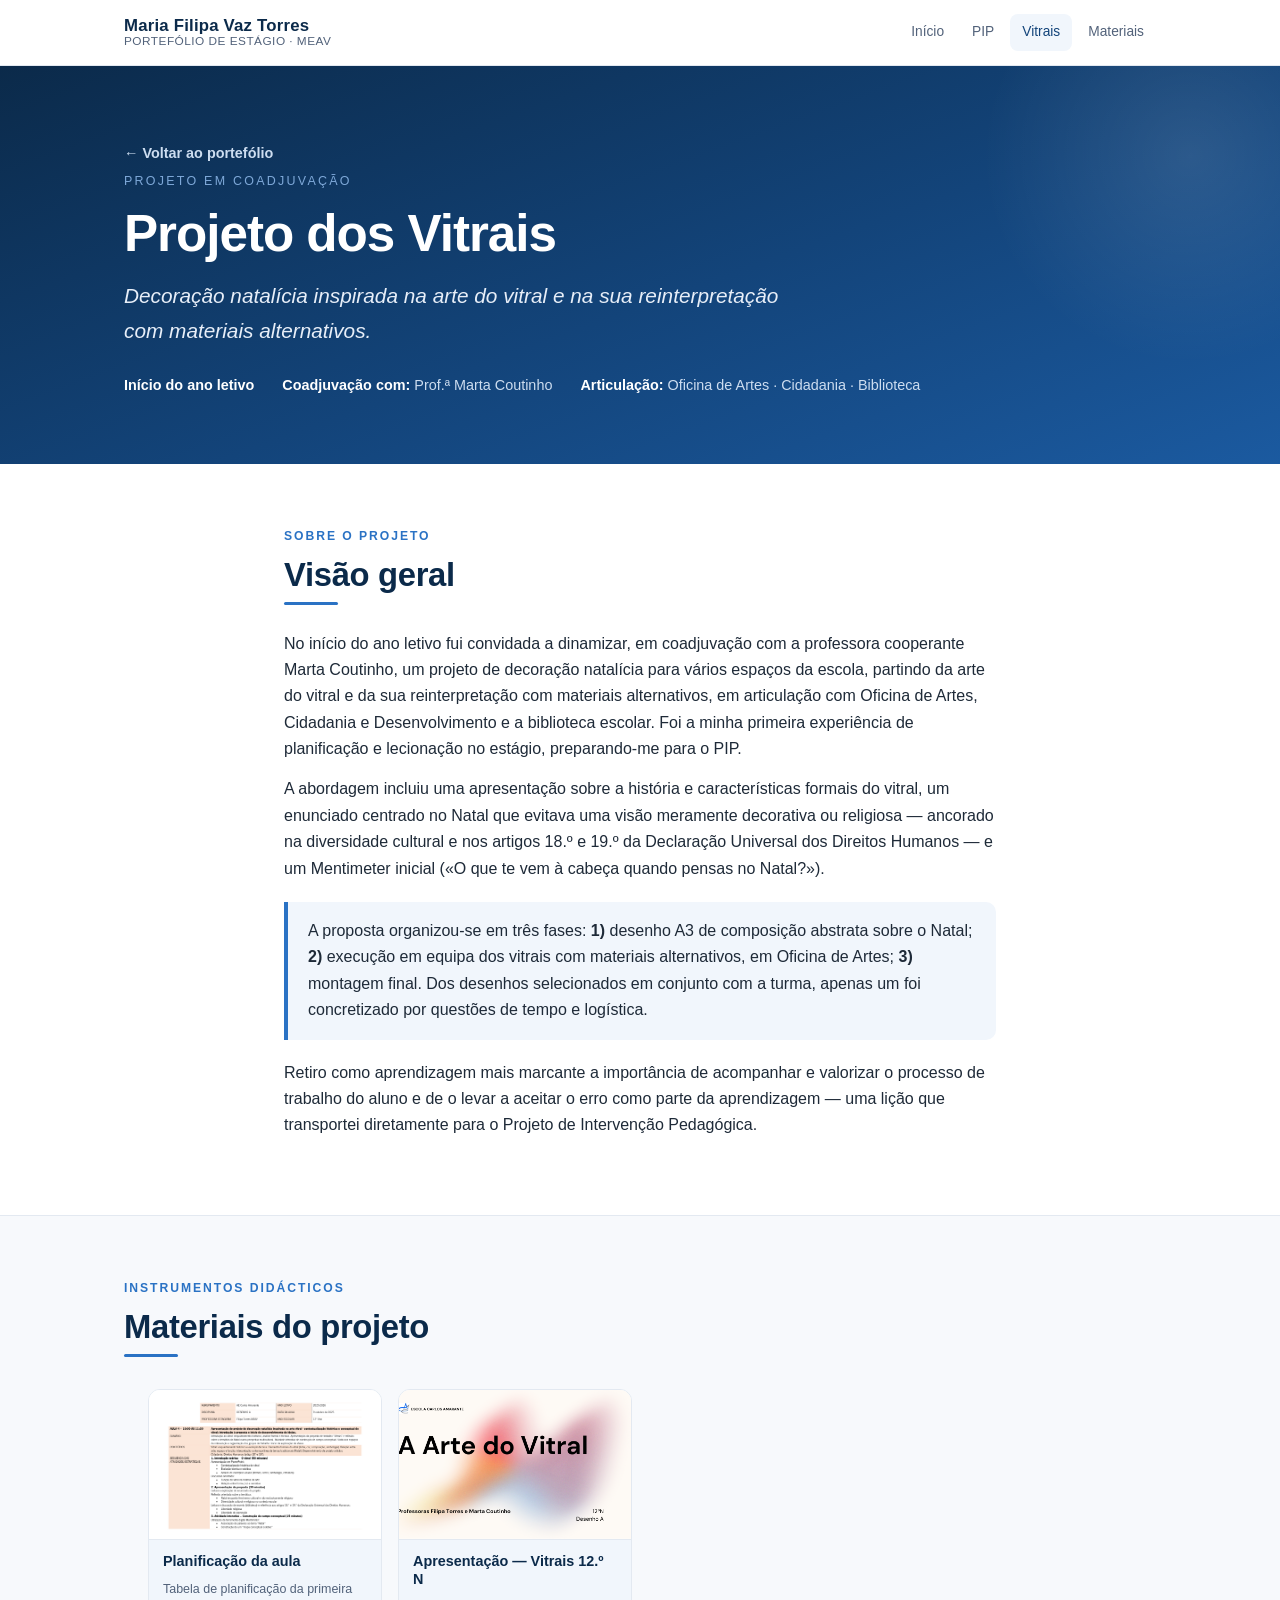
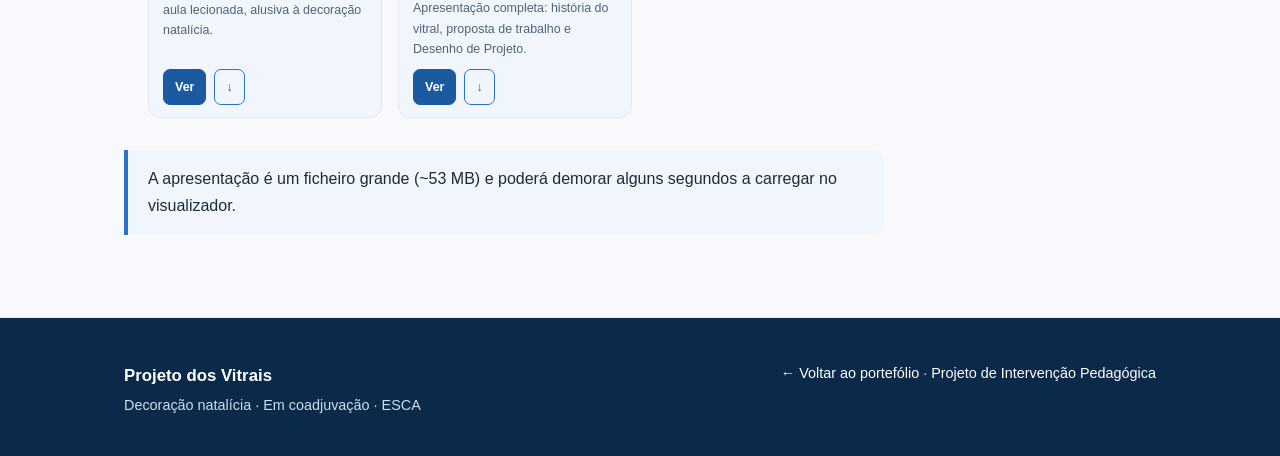
<file: site/vitrais.html>
<!DOCTYPE html>
<html lang="pt">
<head>
<meta charset="UTF-8">
<meta name="viewport" content="width=device-width, initial-scale=1.0">
<title>Projeto dos Vitrais — Decoração natalícia</title>
<meta name="description" content="Projeto de decoração natalícia inspirado na arte do vitral, em coadjuvação. Planificação e apresentação.">
<link rel="canonical" href="https://corpopresenteausente.me/vitrais.html">
<meta property="og:type" content="article">
<meta property="og:site_name" content="Corpo Presente/Ausente">
<meta property="og:title" content="Projeto dos Vitrais — Decoração natalícia">
<meta property="og:description" content="Decoração natalícia inspirada na arte do vitral, em coadjuvação. Planificação e apresentação.">
<meta property="og:url" content="https://corpopresenteausente.me/vitrais.html">
<meta property="og:locale" content="pt_PT">
<link rel="stylesheet" href="style.css">
</head>
<body>

<header class="topo">
  <div class="topo-inner">
    <a class="marca" href="index.html">
      <b>Maria Filipa Vaz Torres</b>
      <span>Portefólio de Estágio · MEAV</span>
    </a>
    <nav class="nav">
      <a href="index.html">Início</a>
      <a href="pip.html">PIP</a>
      <a href="vitrais.html" class="ativo">Vitrais</a>
      <a href="#materiais">Materiais</a>
    </nav>
  </div>
</header>

<div class="hero">
  <div class="wrap">
    <a href="index.html" class="voltar" style="color:#cdddf0">← Voltar ao portefólio</a>
    <p class="eyebrow">Projeto em coadjuvação</p>
    <h1>Projeto dos Vitrais</h1>
    <p class="sub">Decoração natalícia inspirada na arte do vitral e na sua reinterpretação com materiais alternativos.</p>
    <div class="meta">
      <span><b>Início do ano letivo</b></span>
      <span><b>Coadjuvação com:</b> Prof.ª Marta Coutinho</span>
      <span><b>Articulação:</b> Oficina de Artes · Cidadania · Biblioteca</span>
    </div>
  </div>
</div>

<section class="bloco" id="sobre">
  <div class="wrap estreito">
    <p class="kicker">Sobre o projeto</p>
    <h2 class="titulo">Visão geral</h2>
    <div class="divisoria"></div>
    <p>No início do ano letivo fui convidada a dinamizar, em coadjuvação com a professora cooperante Marta Coutinho, um projeto de decoração natalícia para vários espaços da escola, partindo da arte do vitral e da sua reinterpretação com materiais alternativos, em articulação com Oficina de Artes, Cidadania e Desenvolvimento e a biblioteca escolar. Foi a minha primeira experiência de planificação e lecionação no estágio, preparando-me para o PIP.</p>
    <p>A abordagem incluiu uma apresentação sobre a história e características formais do vitral, um enunciado centrado no Natal que evitava uma visão meramente decorativa ou religiosa — ancorado na diversidade cultural e nos artigos 18.º e 19.º da Declaração Universal dos Direitos Humanos — e um Mentimeter inicial («O que te vem à cabeça quando pensas no Natal?»).</p>
    <div class="callout">A proposta organizou-se em três fases: <b>1)</b> desenho A3 de composição abstrata sobre o Natal; <b>2)</b> execução em equipa dos vitrais com materiais alternativos, em Oficina de Artes; <b>3)</b> montagem final. Dos desenhos selecionados em conjunto com a turma, apenas um foi concretizado por questões de tempo e logística.</div>
    <p>Retiro como aprendizagem mais marcante a importância de acompanhar e valorizar o processo de trabalho do aluno e de o levar a aceitar o erro como parte da aprendizagem — uma lição que transportei diretamente para o Projeto de Intervenção Pedagógica.</p>
  </div>
</section>

<section class="bloco" id="materiais">
  <div class="wrap">
    <p class="kicker">Instrumentos didácticos</p>
    <h2 class="titulo">Materiais do projeto</h2>
    <div class="divisoria"></div>
    <div class="materiais">
      <div class="mat">
        <div class="miniatura"><img src="img/thumb_vitrais_planificacao.png" alt="Planificação da aula dos vitrais"></div>
        <div class="info">
          <span class="nome">Planificação da aula</span>
          <span class="desc">Tabela de planificação da primeira aula lecionada, alusiva à decoração natalícia.</span>
          <div class="acoes">
            <button class="btn primario" data-pdf="materiais/vitrais_planificacao.pdf" data-nome="Planificação — Vitrais">Ver</button>
            <a class="btn fantasma" href="materiais/vitrais_planificacao.pdf" download>↓</a>
          </div>
        </div>
      </div>
      <div class="mat">
        <div class="miniatura"><img src="img/thumb_vitrais_apresentacao.png" alt="Apresentação dos vitrais"></div>
        <div class="info">
          <span class="nome">Apresentação — Vitrais 12.º N</span>
          <span class="desc">Apresentação completa: história do vitral, proposta de trabalho e Desenho de Projeto.</span>
          <div class="acoes">
            <button class="btn primario" data-pdf="materiais/vitrais_apresentacao.pdf" data-nome="Apresentação — Vitrais 12.º N">Ver</button>
            <a class="btn fantasma" href="materiais/vitrais_apresentacao.pdf" download>↓</a>
          </div>
        </div>
      </div>
    </div>
    <div class="callout estreito" style="margin-top:8px">A apresentação é um ficheiro grande (~53 MB) e poderá demorar alguns segundos a carregar no visualizador.</div>
  </div>
</section>

<footer>
  <div class="wrap">
    <div class="marca-foot">
      <b>Projeto dos Vitrais</b>
      Decoração natalícia · Em coadjuvação · ESCA
    </div>
    <div>
      <a href="index.html">← Voltar ao portefólio</a> ·
      <a href="pip.html">Projeto de Intervenção Pedagógica</a>
    </div>
  </div>
</footer>

<script src="app.js"></script>
</body>
</html>
</file>
<file: style.css>
/* =========================================================
   Portefólio de Estágio — Maria Filipa Vaz Torres
   Estilo branco/azul, minimalista e editorial
   ========================================================= */

:root{
  --azul-900:#0b2a4a;
  --azul-700:#13447a;
  --azul-600:#1b5aa0;
  --azul-500:#2a72c4;
  --azul-300:#7ea8d8;
  --azul-100:#dce8f5;
  --azul-50:#f1f6fc;
  --branco:#ffffff;
  --cinza-fundo:#f7f9fc;
  --cinza-borda:#e3e9f1;
  --texto:#1e2a38;
  --texto-suave:#52627a;
  --sombra:0 1px 3px rgba(11,42,74,.06), 0 8px 24px rgba(11,42,74,.06);
  --sombra-forte:0 6px 28px rgba(11,42,74,.12);
  --raio:14px;
  --serif:"Helvetica Neue","Helvetica",Arial,sans-serif;
  --sans:"Helvetica Neue","Helvetica",Arial,sans-serif;
  --largura:1080px;
}

*{box-sizing:border-box}
html{scroll-behavior:smooth}
/* compensar o cabeçalho fixo ao saltar para uma âncora */
[id]{scroll-margin-top:84px}

/* ---------- Ligação de âncora junto a cabeçalhos ---------- */
.tem-anchor{position:relative}
.anchor-link{
  opacity:0;margin-left:.4em;display:inline-flex;align-items:center;justify-content:center;
  width:1.1em;height:1.1em;vertical-align:middle;border:0;background:none;padding:0;cursor:pointer;
  color:var(--azul-300);transition:opacity .15s,color .15s;line-height:1;
}
.anchor-link svg{width:.95em;height:.95em;display:block;fill:none;stroke:currentColor;stroke-width:2}
.tem-anchor:hover .anchor-link,.anchor-link:focus{opacity:1}
.anchor-link:hover{color:var(--azul-600)}
.anchor-link.copiado{opacity:1;color:var(--verde,#1f7a4d)}
.anchor-link.copiado::after{
  content:"Link copiado";position:absolute;margin-left:8px;font-size:.7rem;font-weight:600;
  background:var(--azul-900);color:#fff;padding:3px 8px;border-radius:6px;white-space:nowrap;
}
@media (hover:none){ .anchor-link{opacity:.5} }
body{
  margin:0;
  font-family:var(--sans);
  color:var(--texto);
  background:var(--branco);
  line-height:1.65;
  -webkit-font-smoothing:antialiased;
}

a{color:var(--azul-600);text-decoration:none}
a:hover{color:var(--azul-900)}

/* ---------- Cabeçalho / navegação ---------- */
.topo{
  position:sticky;top:0;z-index:50;
  background:rgba(255,255,255,.92);
  backdrop-filter:saturate(160%) blur(10px);
  border-bottom:1px solid var(--cinza-borda);
}
.topo-inner{
  max-width:var(--largura);margin:0 auto;
  display:flex;align-items:center;justify-content:space-between;
  padding:14px 24px;gap:20px;
}
.marca{display:flex;flex-direction:column;line-height:1.15;text-decoration:none}
.marca b{font-family:var(--serif);font-size:1.05rem;color:var(--azul-900);font-weight:600;letter-spacing:.2px}
.marca span{font-size:.74rem;color:var(--texto-suave);letter-spacing:.04em;text-transform:uppercase}
.nav{display:flex;gap:4px;flex-wrap:wrap}
.nav a{
  font-size:.86rem;color:var(--texto-suave);padding:7px 12px;border-radius:8px;
  transition:.18s;
}
.nav a:hover,.nav a.ativo{background:var(--azul-50);color:var(--azul-700)}

/* ---------- Wrapper ---------- */
.wrap{max-width:var(--largura);margin:0 auto;padding:0 24px}
.estreito{max-width:760px}

/* ---------- Hero ---------- */
.hero{
  background:linear-gradient(160deg,var(--azul-900) 0%,var(--azul-700) 55%,var(--azul-600) 100%);
  color:#fff;padding:74px 0 66px;position:relative;overflow:hidden;
}
.hero::after{
  content:"";position:absolute;right:-120px;top:-120px;width:420px;height:420px;
  background:radial-gradient(circle,rgba(255,255,255,.10),transparent 70%);border-radius:50%;
}
.hero .wrap{position:relative;z-index:1}
.hero .eyebrow{font-size:.78rem;letter-spacing:.18em;text-transform:uppercase;color:var(--azul-300);margin:0 0 14px}
.hero h1{font-family:var(--serif);font-size:clamp(2rem,4.6vw,3.2rem);line-height:1.08;margin:0 0 18px;font-weight:700;letter-spacing:-.02em}
.hero .sub{font-size:clamp(1.05rem,2vw,1.3rem);max-width:680px;color:#e7eef8;font-style:italic;margin:0 0 26px}
.hero .meta{display:flex;flex-wrap:wrap;gap:8px 28px;font-size:.9rem;color:#cdddf0}
.hero .meta b{color:#fff;font-weight:600}

/* ---------- Secções ---------- */
section.bloco{padding:62px 0;border-bottom:1px solid var(--cinza-borda)}
section.bloco:nth-child(even){background:var(--cinza-fundo)}
.kicker{font-size:.76rem;letter-spacing:.16em;text-transform:uppercase;color:var(--azul-500);font-weight:700;margin:0 0 10px}
h2.titulo{font-family:var(--serif);font-size:clamp(1.5rem,3vw,2.05rem);color:var(--azul-900);margin:0 0 8px;font-weight:700;line-height:1.15;letter-spacing:-.01em}
h3{font-family:var(--serif);color:var(--azul-800,#0e3057);font-size:1.22rem;margin:30px 0 8px;font-weight:600}
h4{font-size:1rem;color:var(--azul-700);margin:18px 0 6px}
p{margin:0 0 14px;color:var(--texto)}
.lead{font-size:1.12rem;color:var(--texto-suave)}
.divisoria{width:54px;height:3px;background:var(--azul-500);border-radius:2px;margin:0 0 26px}

/* ---------- Índice (home) ---------- */
.indice{display:grid;grid-template-columns:repeat(auto-fill,minmax(220px,1fr));gap:14px;margin-top:8px}
.indice a{
  display:flex;flex-direction:column;gap:4px;padding:16px 18px;background:#fff;
  border:1px solid var(--cinza-borda);border-radius:12px;transition:.18s;box-shadow:var(--sombra);
}
.indice a:hover{transform:translateY(-2px);border-color:var(--azul-300);box-shadow:var(--sombra-forte)}
.indice a .n{font-size:.74rem;color:var(--azul-500);font-weight:700;letter-spacing:.08em}
.indice a .t{font-family:var(--serif);color:var(--azul-900);font-size:1.02rem}

/* ---------- Cards de destaque (projetos) ---------- */
.destaques{display:grid;grid-template-columns:1fr 1fr;gap:24px;margin-top:18px}
.proj-card{
  display:flex;flex-direction:column;background:#fff;border-radius:var(--raio);overflow:hidden;
  border:1px solid var(--cinza-borda);box-shadow:var(--sombra);transition:.2s;text-decoration:none;
}
.proj-card:hover{transform:translateY(-3px);box-shadow:var(--sombra-forte);border-color:var(--azul-300)}
.proj-card .cap{height:170px;background:linear-gradient(135deg,var(--azul-700),var(--azul-500));position:relative;display:flex;align-items:flex-end}
.proj-card .cap .tag{position:absolute;top:14px;left:14px;background:rgba(255,255,255,.18);color:#fff;font-size:.72rem;letter-spacing:.1em;text-transform:uppercase;padding:5px 11px;border-radius:20px;font-weight:600}
.proj-card .cap h3{color:#fff;font-size:1.45rem;margin:0;padding:18px 22px;font-family:var(--serif)}
.proj-card .corpo{padding:20px 22px}
.proj-card .corpo p{color:var(--texto-suave);font-size:.96rem}
.proj-card .vermais{color:var(--azul-600);font-weight:600;font-size:.9rem;display:inline-flex;gap:6px;align-items:center}

/* ---------- Lista de aulas / acordeão de materiais ---------- */
.aula{
  background:#fff;border:1px solid var(--cinza-borda);border-radius:var(--raio);
  margin-bottom:18px;overflow:hidden;box-shadow:var(--sombra);
}
.aula > .cabec{padding:22px 24px}
.aula .data{font-size:.78rem;color:var(--azul-500);font-weight:700;letter-spacing:.06em;text-transform:uppercase}
.aula h3{margin:4px 0 8px;font-size:1.2rem}
.aula p{color:var(--texto-suave);font-size:.97rem;margin-bottom:0}

/* materiais */
.materiais{display:grid;grid-template-columns:repeat(auto-fill,minmax(190px,1fr));gap:16px;padding:6px 24px 24px}
.mat{
  display:flex;flex-direction:column;border:1px solid var(--cinza-borda);border-radius:12px;
  overflow:hidden;background:var(--azul-50);transition:.18s;
}
.mat:hover{border-color:var(--azul-300);box-shadow:var(--sombra)}
.mat .miniatura{height:150px;background:#fff;display:flex;align-items:center;justify-content:center;overflow:hidden;border-bottom:1px solid var(--cinza-borda)}
.mat .miniatura img{width:100%;height:100%;object-fit:cover;object-position:top}
.mat .info{padding:12px 14px;display:flex;flex-direction:column;gap:9px;flex:1}
.mat .info .nome{font-size:.9rem;font-weight:600;color:var(--azul-900);line-height:1.3}
.mat .info .desc{font-size:.78rem;color:var(--texto-suave);flex:1}
.mat .acoes{display:flex;gap:8px}
.btn{
  font-size:.78rem;padding:7px 11px;border-radius:7px;font-weight:600;cursor:pointer;border:1px solid var(--azul-500);
  display:inline-flex;align-items:center;gap:5px;transition:.15s;background:none;
}
.btn.primario{background:var(--azul-600);color:#fff;border-color:var(--azul-600)}
.btn.primario:hover{background:var(--azul-700)}
.btn.fantasma{color:var(--azul-600)}
.btn.fantasma:hover{background:var(--azul-100)}

/* ---------- Visualizador PDF (modal) ---------- */
.modal{
  position:fixed;inset:0;z-index:100;background:rgba(11,42,74,.62);backdrop-filter:blur(3px);
  display:none;align-items:center;justify-content:center;padding:24px;
}
.modal.aberto{display:flex}
.modal .painel{
  background:#fff;border-radius:var(--raio);width:min(1000px,100%);height:min(90vh,100%);
  display:flex;flex-direction:column;overflow:hidden;box-shadow:var(--sombra-forte);
}
.modal .barra{display:flex;align-items:center;justify-content:space-between;padding:14px 20px;border-bottom:1px solid var(--cinza-borda);gap:12px}
.modal .barra .titulo-modal{font-weight:600;color:var(--azul-900);font-size:.98rem}
.modal .barra .controlos{display:flex;gap:10px}
.modal iframe{flex:1;border:0;width:100%;background:#525659}
.fechar{background:none;border:0;font-size:1.5rem;color:var(--texto-suave);cursor:pointer;line-height:1;padding:0 4px}
.fechar:hover{color:var(--azul-900)}

/* ---------- Figuras / galeria ---------- */
.galeria{display:grid;grid-template-columns:repeat(auto-fit,minmax(260px,1fr));gap:18px;margin-top:18px}
.fig{background:#fff;border:1px solid var(--cinza-borda);border-radius:12px;overflow:hidden;box-shadow:var(--sombra)}
.fig img{width:100%;display:block;background:#fff}
.fig figcaption{padding:12px 16px;font-size:.85rem;color:var(--texto-suave)}

/* ---------- Caixas de estatística ---------- */
.stats{display:grid;grid-template-columns:repeat(auto-fit,minmax(150px,1fr));gap:14px;margin:22px 0}
.stat{background:#fff;border:1px solid var(--cinza-borda);border-radius:12px;padding:20px;text-align:center;box-shadow:var(--sombra)}
.stat .num{font-family:var(--serif);font-size:2rem;color:var(--azul-600);font-weight:600;line-height:1}
.stat .lab{font-size:.82rem;color:var(--texto-suave);margin-top:6px}

/* ---------- Subsecções texto ---------- */
.subseccao{margin-top:30px}
.subseccao:first-of-type{margin-top:8px}
.callout{background:var(--azul-50);border-left:4px solid var(--azul-500);border-radius:0 10px 10px 0;padding:16px 20px;margin:20px 0;color:var(--texto)}
.fases{display:grid;grid-template-columns:repeat(auto-fit,minmax(230px,1fr));gap:14px;margin-top:16px}
.fase{background:#fff;border:1px solid var(--cinza-borda);border-radius:12px;padding:18px;box-shadow:var(--sombra)}
.fase .ord{font-family:var(--serif);color:var(--azul-300);font-size:1.6rem;font-weight:600}
.fase h4{margin:2px 0 6px;color:var(--azul-700)}
.fase p{font-size:.88rem;color:var(--texto-suave);margin:0}

/* ---------- Destaques do questionário (gráficos) ---------- */
.quest-legenda{font-size:.82rem;color:var(--texto-suave);margin:6px 0 18px}
.quest-grid{display:grid;grid-template-columns:repeat(auto-fill,minmax(380px,1fr));gap:22px;margin-top:8px}
.qcard{border:1px solid var(--cinza-borda);border-radius:var(--raio);background:#fff;box-shadow:var(--sombra);padding:24px 26px;display:flex;flex-direction:column}
/* respostas abertas ocupam a largura total */
.qcard.qcard-texto{grid-column:1 / -1}
.qcard .qcard-top{display:flex;align-items:center;gap:8px;margin-bottom:4px}
.qcard .qnum{flex:0 0 auto;width:24px;height:24px;border-radius:50%;background:var(--azul-100);color:var(--azul-700);font-size:.74rem;font-weight:700;display:flex;align-items:center;justify-content:center}
.qcitacoes{display:flex;flex-direction:column;gap:8px;margin-top:6px}
.qcit{background:var(--azul-50);border-left:3px solid var(--azul-300);border-radius:0 8px 8px 0;padding:9px 13px;font-size:.85rem;color:var(--texto);font-style:italic;line-height:1.4}
.quest-vazio{padding:18px;text-align:center;color:var(--texto-suave);font-size:.88rem}
.qcard .qtipo{font-size:.64rem;font-weight:700;letter-spacing:.06em;text-transform:uppercase;padding:3px 9px;border-radius:20px}
.qtipo.escala{background:#e3f0ff;color:#155199}
.qtipo.simnao{background:#e7f4ec;color:#1f7a4d}
.qtipo.opcoes{background:#efe7f7;color:#6a3fa0}
.qtipo.texto{background:#fdeede;color:#a8631a}
.qcard h4{font-size:1rem;color:var(--azul-900);margin:2px 0 2px;line-height:1.3}
.qcard .qsub{font-size:.8rem;color:var(--texto-suave);margin:0 0 12px}
.qcard .qchart-wrap{position:relative;flex:1;min-height:210px}
/* citações em colunas, aproveitando a largura total do cartão de texto */
.qcard-texto .qcitacoes{display:grid;grid-template-columns:repeat(auto-fill,minmax(280px,1fr));gap:10px}
.qcard.destaque-num{align-items:center;text-align:center;justify-content:center}
.qbig{display:flex;align-items:baseline;gap:8px;justify-content:center;margin:6px 0}
.qbig .num{font-family:var(--serif);font-weight:700;font-size:2.6rem;color:var(--azul-600);line-height:1}
.qbig .un{font-size:1rem;color:var(--texto-suave)}
.qmedia{display:inline-flex;align-items:center;gap:6px;background:var(--azul-50);color:var(--azul-700);font-size:.78rem;font-weight:600;padding:4px 10px;border-radius:20px;margin-top:auto;align-self:flex-start}

/* ---------- Carrossel de trabalhos (análise de conteúdo) ---------- */
.carrossel{margin-top:24px;position:relative;background:#0e2746;border-radius:var(--raio);overflow:hidden;box-shadow:var(--sombra-forte)}
.carrossel .palco{position:relative;width:100%;height:clamp(320px,52vw,520px);background:#0e2746}
.carrossel .slide{
  position:absolute;inset:0;display:flex;align-items:center;justify-content:center;
  opacity:0;transition:opacity .45s ease;pointer-events:none;cursor:zoom-in;
}
.carrossel .slide.ativo{opacity:1;pointer-events:auto}
.carrossel .slide img{max-width:100%;max-height:100%;object-fit:contain;display:block}
.carrossel .slide .leg{
  position:absolute;left:0;right:0;bottom:0;padding:26px 18px 12px;
  background:linear-gradient(transparent,rgba(11,42,74,.78));color:#fff;font-size:.86rem;text-align:center;
}
.carr-nav{
  position:absolute;top:50%;transform:translateY(-50%);z-index:3;
  width:46px;height:46px;border-radius:50%;border:0;cursor:pointer;
  background:rgba(255,255,255,.85);color:var(--azul-900);font-size:1.5rem;
  display:flex;align-items:center;justify-content:center;transition:.15s;box-shadow:var(--sombra)
}
.carr-nav:hover{background:#fff}
.carr-prev{left:14px}.carr-next{right:14px}
.carr-contador{position:absolute;top:12px;right:16px;z-index:3;background:rgba(11,42,74,.6);color:#fff;font-size:.78rem;padding:4px 11px;border-radius:20px;letter-spacing:.04em}
.carr-dots{display:flex;gap:7px;justify-content:center;flex-wrap:wrap;padding:14px}
.carr-dots button{width:9px;height:9px;border-radius:50%;border:0;background:var(--azul-100);cursor:pointer;padding:0;transition:.15s}
.carr-dots button.ativo{background:var(--azul-600);transform:scale(1.25)}
.carr-tiras{display:flex;gap:8px;overflow-x:auto;padding:0 14px 16px}
.carr-tiras img{height:54px;width:72px;object-fit:cover;border-radius:7px;cursor:pointer;opacity:.55;border:2px solid transparent;transition:.15s;flex:0 0 auto}
.carr-tiras img.ativo{opacity:1;border-color:var(--azul-500)}
.galeria-vazia{margin-top:20px;padding:26px;border:1px dashed var(--azul-300);border-radius:12px;background:var(--azul-50);color:var(--texto-suave);font-size:.92rem;text-align:center}

/* vídeo embebido (responsivo 16:9) */
.video-embed{margin-top:22px;position:relative;width:100%;padding-top:56.25%;border-radius:var(--raio);overflow:hidden;box-shadow:var(--sombra-forte);background:#0e2746}
.video-embed iframe{position:absolute;inset:0;width:100%;height:100%;border:0}

/* lightbox */
.lightbox{position:fixed;inset:0;z-index:110;background:rgba(11,42,74,.85);display:none;align-items:center;justify-content:center;padding:30px;flex-direction:column;gap:16px}
.lightbox.aberto{display:flex}
.lightbox img{max-width:92vw;max-height:80vh;border-radius:8px;box-shadow:0 10px 40px rgba(0,0,0,.4)}
.lightbox .lb-leg{color:#e7eef8;font-size:.95rem;text-align:center;max-width:700px}
.lightbox .lb-fechar{position:absolute;top:18px;right:24px;background:none;border:0;color:#fff;font-size:2rem;cursor:pointer;line-height:1}
.lightbox .lb-nav{position:absolute;top:50%;transform:translateY(-50%);background:rgba(255,255,255,.14);border:0;color:#fff;font-size:1.8rem;width:48px;height:48px;border-radius:50%;cursor:pointer;display:flex;align-items:center;justify-content:center}
.lightbox .lb-nav:hover{background:rgba(255,255,255,.28)}
.lightbox .lb-prev{left:20px}
.lightbox .lb-next{right:20px}

/* ---------- Tabela de calendarização ---------- */
.tabela-cal{margin-top:26px;overflow-x:auto;border:1px solid var(--cinza-borda);border-radius:var(--raio);box-shadow:var(--sombra);background:#fff}
table.cal{width:100%;border-collapse:collapse;font-size:.9rem;min-width:640px}
table.cal thead th{
  background:var(--azul-700);color:#fff;text-align:left;padding:13px 16px;font-weight:600;
  font-size:.82rem;letter-spacing:.04em;text-transform:uppercase;
}
table.cal td{padding:12px 16px;border-top:1px solid var(--cinza-borda);vertical-align:top;color:var(--texto)}
table.cal tbody tr:nth-child(even){background:var(--azul-50)}
table.cal .dia{white-space:nowrap;font-weight:600;color:var(--azul-700);width:120px}
table.cal .fase-cel{width:230px;color:var(--texto-suave);font-size:.85rem}
.cal-tag{display:inline-block;font-size:.66rem;font-weight:700;letter-spacing:.08em;padding:3px 8px;border-radius:20px;margin-bottom:5px}
.cal-tag.introducao{background:#e3f0ff;color:#155199}
.cal-tag.pesquisa{background:#e7f4ec;color:#1f7a4d}
.cal-tag.desenvolvimento{background:#fdeede;color:#a8631a}
.cal-tag.finalizacao{background:#efe7f7;color:#6a3fa0}
.cal-tag.avaliacao{background:#fde7ec;color:#a8264b}
.cal-fase-nome{display:block;font-size:.84rem;color:var(--texto)}

/* ---------- Grelha de observação diária (imagem) ---------- */
.grelha-img{margin:22px 0 0;border:1px solid var(--cinza-borda);border-radius:var(--raio);overflow:hidden;box-shadow:var(--sombra);background:#fff}
.grelha-img a{display:block}
.grelha-img img{width:100%;height:auto;display:block;transition:.2s}
.grelha-img a:hover img{opacity:.92}
.obs-nota{font-size:.78rem;color:var(--texto-suave);margin-top:10px;font-style:italic}

/* ---------- Voltar ---------- */
.voltar{display:inline-flex;align-items:center;gap:6px;color:var(--azul-600);font-size:.9rem;margin-bottom:6px;font-weight:600}

/* ---------- Rodapé ---------- */
footer{background:var(--azul-900);color:#cdddf0;padding:44px 0 38px;font-size:.9rem}
footer .wrap{display:flex;flex-wrap:wrap;justify-content:space-between;gap:24px}
footer a{color:#fff}
footer .marca-foot b{font-family:var(--serif);color:#fff;font-size:1.05rem;display:block;margin-bottom:4px}

/* ---------- Responsivo ---------- */
@media (max-width:760px){
  .destaques{grid-template-columns:1fr}
  .nav{display:none}
  .hero{padding:54px 0 48px}
  section.bloco{padding:46px 0}
}
</file>
<file: site/style.css>
/* =========================================================
   Portefólio de Estágio — Maria Filipa Vaz Torres
   Estilo branco/azul, minimalista e editorial
   ========================================================= */

:root{
  --azul-900:#0b2a4a;
  --azul-700:#13447a;
  --azul-600:#1b5aa0;
  --azul-500:#2a72c4;
  --azul-300:#7ea8d8;
  --azul-100:#dce8f5;
  --azul-50:#f1f6fc;
  --branco:#ffffff;
  --cinza-fundo:#f7f9fc;
  --cinza-borda:#e3e9f1;
  --texto:#1e2a38;
  --texto-suave:#52627a;
  --sombra:0 1px 3px rgba(11,42,74,.06), 0 8px 24px rgba(11,42,74,.06);
  --sombra-forte:0 6px 28px rgba(11,42,74,.12);
  --raio:14px;
  --serif:"Helvetica Neue","Helvetica",Arial,sans-serif;
  --sans:"Helvetica Neue","Helvetica",Arial,sans-serif;
  --largura:1080px;
}

*{box-sizing:border-box}
html{scroll-behavior:smooth}
/* compensar o cabeçalho fixo ao saltar para uma âncora */
[id]{scroll-margin-top:84px}

/* ---------- Ligação de âncora junto a cabeçalhos ---------- */
.tem-anchor{position:relative}
.anchor-link{
  opacity:0;margin-left:.4em;display:inline-flex;align-items:center;justify-content:center;
  width:1.1em;height:1.1em;vertical-align:middle;border:0;background:none;padding:0;cursor:pointer;
  color:var(--azul-300);transition:opacity .15s,color .15s;line-height:1;
}
.anchor-link svg{width:.95em;height:.95em;display:block;fill:none;stroke:currentColor;stroke-width:2}
.tem-anchor:hover .anchor-link,.anchor-link:focus{opacity:1}
.anchor-link:hover{color:var(--azul-600)}
.anchor-link.copiado{opacity:1;color:var(--verde,#1f7a4d)}
.anchor-link.copiado::after{
  content:"Link copiado";position:absolute;margin-left:8px;font-size:.7rem;font-weight:600;
  background:var(--azul-900);color:#fff;padding:3px 8px;border-radius:6px;white-space:nowrap;
}
@media (hover:none){ .anchor-link{opacity:.5} }
body{
  margin:0;
  font-family:var(--sans);
  color:var(--texto);
  background:var(--branco);
  line-height:1.65;
  -webkit-font-smoothing:antialiased;
}

a{color:var(--azul-600);text-decoration:none}
a:hover{color:var(--azul-900)}

/* ---------- Cabeçalho / navegação ---------- */
.topo{
  position:sticky;top:0;z-index:50;
  background:rgba(255,255,255,.92);
  backdrop-filter:saturate(160%) blur(10px);
  border-bottom:1px solid var(--cinza-borda);
}
.topo-inner{
  max-width:var(--largura);margin:0 auto;
  display:flex;align-items:center;justify-content:space-between;
  padding:14px 24px;gap:20px;
}
.marca{display:flex;flex-direction:column;line-height:1.15;text-decoration:none}
.marca b{font-family:var(--serif);font-size:1.05rem;color:var(--azul-900);font-weight:600;letter-spacing:.2px}
.marca span{font-size:.74rem;color:var(--texto-suave);letter-spacing:.04em;text-transform:uppercase}
.nav{display:flex;gap:4px;flex-wrap:wrap}
.nav a{
  font-size:.86rem;color:var(--texto-suave);padding:7px 12px;border-radius:8px;
  transition:.18s;
}
.nav a:hover,.nav a.ativo{background:var(--azul-50);color:var(--azul-700)}

/* ---------- Wrapper ---------- */
.wrap{max-width:var(--largura);margin:0 auto;padding:0 24px}
.estreito{max-width:760px}

/* ---------- Hero ---------- */
.hero{
  background:linear-gradient(160deg,var(--azul-900) 0%,var(--azul-700) 55%,var(--azul-600) 100%);
  color:#fff;padding:74px 0 66px;position:relative;overflow:hidden;
}
.hero::after{
  content:"";position:absolute;right:-120px;top:-120px;width:420px;height:420px;
  background:radial-gradient(circle,rgba(255,255,255,.10),transparent 70%);border-radius:50%;
}
.hero .wrap{position:relative;z-index:1}
.hero .eyebrow{font-size:.78rem;letter-spacing:.18em;text-transform:uppercase;color:var(--azul-300);margin:0 0 14px}
.hero h1{font-family:var(--serif);font-size:clamp(2rem,4.6vw,3.2rem);line-height:1.08;margin:0 0 18px;font-weight:700;letter-spacing:-.02em}
.hero .sub{font-size:clamp(1.05rem,2vw,1.3rem);max-width:680px;color:#e7eef8;font-style:italic;margin:0 0 26px}
.hero .meta{display:flex;flex-wrap:wrap;gap:8px 28px;font-size:.9rem;color:#cdddf0}
.hero .meta b{color:#fff;font-weight:600}

/* ---------- Secções ---------- */
section.bloco{padding:62px 0;border-bottom:1px solid var(--cinza-borda)}
section.bloco:nth-child(even){background:var(--cinza-fundo)}
.kicker{font-size:.76rem;letter-spacing:.16em;text-transform:uppercase;color:var(--azul-500);font-weight:700;margin:0 0 10px}
h2.titulo{font-family:var(--serif);font-size:clamp(1.5rem,3vw,2.05rem);color:var(--azul-900);margin:0 0 8px;font-weight:700;line-height:1.15;letter-spacing:-.01em}
h3{font-family:var(--serif);color:var(--azul-800,#0e3057);font-size:1.22rem;margin:30px 0 8px;font-weight:600}
h4{font-size:1rem;color:var(--azul-700);margin:18px 0 6px}
p{margin:0 0 14px;color:var(--texto)}
.lead{font-size:1.12rem;color:var(--texto-suave)}
.divisoria{width:54px;height:3px;background:var(--azul-500);border-radius:2px;margin:0 0 26px}

/* ---------- Índice (home) ---------- */
.indice{display:grid;grid-template-columns:repeat(auto-fill,minmax(220px,1fr));gap:14px;margin-top:8px}
.indice a{
  display:flex;flex-direction:column;gap:4px;padding:16px 18px;background:#fff;
  border:1px solid var(--cinza-borda);border-radius:12px;transition:.18s;box-shadow:var(--sombra);
}
.indice a:hover{transform:translateY(-2px);border-color:var(--azul-300);box-shadow:var(--sombra-forte)}
.indice a .n{font-size:.74rem;color:var(--azul-500);font-weight:700;letter-spacing:.08em}
.indice a .t{font-family:var(--serif);color:var(--azul-900);font-size:1.02rem}

/* ---------- Cards de destaque (projetos) ---------- */
.destaques{display:grid;grid-template-columns:1fr 1fr;gap:24px;margin-top:18px}
.proj-card{
  display:flex;flex-direction:column;background:#fff;border-radius:var(--raio);overflow:hidden;
  border:1px solid var(--cinza-borda);box-shadow:var(--sombra);transition:.2s;text-decoration:none;
}
.proj-card:hover{transform:translateY(-3px);box-shadow:var(--sombra-forte);border-color:var(--azul-300)}
.proj-card .cap{height:170px;background:linear-gradient(135deg,var(--azul-700),var(--azul-500));position:relative;display:flex;align-items:flex-end}
.proj-card .cap .tag{position:absolute;top:14px;left:14px;background:rgba(255,255,255,.18);color:#fff;font-size:.72rem;letter-spacing:.1em;text-transform:uppercase;padding:5px 11px;border-radius:20px;font-weight:600}
.proj-card .cap h3{color:#fff;font-size:1.45rem;margin:0;padding:18px 22px;font-family:var(--serif)}
.proj-card .corpo{padding:20px 22px}
.proj-card .corpo p{color:var(--texto-suave);font-size:.96rem}
.proj-card .vermais{color:var(--azul-600);font-weight:600;font-size:.9rem;display:inline-flex;gap:6px;align-items:center}

/* ---------- Lista de aulas / acordeão de materiais ---------- */
.aula{
  background:#fff;border:1px solid var(--cinza-borda);border-radius:var(--raio);
  margin-bottom:18px;overflow:hidden;box-shadow:var(--sombra);
}
.aula > .cabec{padding:22px 24px}
.aula .data{font-size:.78rem;color:var(--azul-500);font-weight:700;letter-spacing:.06em;text-transform:uppercase}
.aula h3{margin:4px 0 8px;font-size:1.2rem}
.aula p{color:var(--texto-suave);font-size:.97rem;margin-bottom:0}

/* materiais */
.materiais{display:grid;grid-template-columns:repeat(auto-fill,minmax(190px,1fr));gap:16px;padding:6px 24px 24px}
.mat{
  display:flex;flex-direction:column;border:1px solid var(--cinza-borda);border-radius:12px;
  overflow:hidden;background:var(--azul-50);transition:.18s;
}
.mat:hover{border-color:var(--azul-300);box-shadow:var(--sombra)}
.mat .miniatura{height:150px;background:#fff;display:flex;align-items:center;justify-content:center;overflow:hidden;border-bottom:1px solid var(--cinza-borda)}
.mat .miniatura img{width:100%;height:100%;object-fit:cover;object-position:top}
.mat .info{padding:12px 14px;display:flex;flex-direction:column;gap:9px;flex:1}
.mat .info .nome{font-size:.9rem;font-weight:600;color:var(--azul-900);line-height:1.3}
.mat .info .desc{font-size:.78rem;color:var(--texto-suave);flex:1}
.mat .acoes{display:flex;gap:8px}
.btn{
  font-size:.78rem;padding:7px 11px;border-radius:7px;font-weight:600;cursor:pointer;border:1px solid var(--azul-500);
  display:inline-flex;align-items:center;gap:5px;transition:.15s;background:none;
}
.btn.primario{background:var(--azul-600);color:#fff;border-color:var(--azul-600)}
.btn.primario:hover{background:var(--azul-700)}
.btn.fantasma{color:var(--azul-600)}
.btn.fantasma:hover{background:var(--azul-100)}

/* ---------- Visualizador PDF (modal) ---------- */
.modal{
  position:fixed;inset:0;z-index:100;background:rgba(11,42,74,.62);backdrop-filter:blur(3px);
  display:none;align-items:center;justify-content:center;padding:24px;
}
.modal.aberto{display:flex}
.modal .painel{
  background:#fff;border-radius:var(--raio);width:min(1000px,100%);height:min(90vh,100%);
  display:flex;flex-direction:column;overflow:hidden;box-shadow:var(--sombra-forte);
}
.modal .barra{display:flex;align-items:center;justify-content:space-between;padding:14px 20px;border-bottom:1px solid var(--cinza-borda);gap:12px}
.modal .barra .titulo-modal{font-weight:600;color:var(--azul-900);font-size:.98rem}
.modal .barra .controlos{display:flex;gap:10px}
.modal iframe{flex:1;border:0;width:100%;background:#525659}
.fechar{background:none;border:0;font-size:1.5rem;color:var(--texto-suave);cursor:pointer;line-height:1;padding:0 4px}
.fechar:hover{color:var(--azul-900)}

/* ---------- Figuras / galeria ---------- */
.galeria{display:grid;grid-template-columns:repeat(auto-fit,minmax(260px,1fr));gap:18px;margin-top:18px}
.fig{background:#fff;border:1px solid var(--cinza-borda);border-radius:12px;overflow:hidden;box-shadow:var(--sombra)}
.fig img{width:100%;display:block;background:#fff}
.fig figcaption{padding:12px 16px;font-size:.85rem;color:var(--texto-suave)}

/* ---------- Caixas de estatística ---------- */
.stats{display:grid;grid-template-columns:repeat(auto-fit,minmax(150px,1fr));gap:14px;margin:22px 0}
.stat{background:#fff;border:1px solid var(--cinza-borda);border-radius:12px;padding:20px;text-align:center;box-shadow:var(--sombra)}
.stat .num{font-family:var(--serif);font-size:2rem;color:var(--azul-600);font-weight:600;line-height:1}
.stat .lab{font-size:.82rem;color:var(--texto-suave);margin-top:6px}

/* ---------- Subsecções texto ---------- */
.subseccao{margin-top:30px}
.subseccao:first-of-type{margin-top:8px}
.callout{background:var(--azul-50);border-left:4px solid var(--azul-500);border-radius:0 10px 10px 0;padding:16px 20px;margin:20px 0;color:var(--texto)}
.fases{display:grid;grid-template-columns:repeat(auto-fit,minmax(230px,1fr));gap:14px;margin-top:16px}
.fase{background:#fff;border:1px solid var(--cinza-borda);border-radius:12px;padding:18px;box-shadow:var(--sombra)}
.fase .ord{font-family:var(--serif);color:var(--azul-300);font-size:1.6rem;font-weight:600}
.fase h4{margin:2px 0 6px;color:var(--azul-700)}
.fase p{font-size:.88rem;color:var(--texto-suave);margin:0}

/* ---------- Destaques do questionário (gráficos) ---------- */
.quest-legenda{font-size:.82rem;color:var(--texto-suave);margin:6px 0 18px}
.quest-grid{display:grid;grid-template-columns:repeat(auto-fill,minmax(380px,1fr));gap:22px;margin-top:8px}
.qcard{border:1px solid var(--cinza-borda);border-radius:var(--raio);background:#fff;box-shadow:var(--sombra);padding:24px 26px;display:flex;flex-direction:column}
/* respostas abertas ocupam a largura total */
.qcard.qcard-texto{grid-column:1 / -1}
.qcard .qcard-top{display:flex;align-items:center;gap:8px;margin-bottom:4px}
.qcard .qnum{flex:0 0 auto;width:24px;height:24px;border-radius:50%;background:var(--azul-100);color:var(--azul-700);font-size:.74rem;font-weight:700;display:flex;align-items:center;justify-content:center}
.qcitacoes{display:flex;flex-direction:column;gap:8px;margin-top:6px}
.qcit{background:var(--azul-50);border-left:3px solid var(--azul-300);border-radius:0 8px 8px 0;padding:9px 13px;font-size:.85rem;color:var(--texto);font-style:italic;line-height:1.4}
.quest-vazio{padding:18px;text-align:center;color:var(--texto-suave);font-size:.88rem}
.qcard .qtipo{font-size:.64rem;font-weight:700;letter-spacing:.06em;text-transform:uppercase;padding:3px 9px;border-radius:20px}
.qtipo.escala{background:#e3f0ff;color:#155199}
.qtipo.simnao{background:#e7f4ec;color:#1f7a4d}
.qtipo.opcoes{background:#efe7f7;color:#6a3fa0}
.qtipo.texto{background:#fdeede;color:#a8631a}
.qcard h4{font-size:1rem;color:var(--azul-900);margin:2px 0 2px;line-height:1.3}
.qcard .qsub{font-size:.8rem;color:var(--texto-suave);margin:0 0 12px}
.qcard .qchart-wrap{position:relative;flex:1;min-height:210px}
/* citações em colunas, aproveitando a largura total do cartão de texto */
.qcard-texto .qcitacoes{display:grid;grid-template-columns:repeat(auto-fill,minmax(280px,1fr));gap:10px}
.qcard.destaque-num{align-items:center;text-align:center;justify-content:center}
.qbig{display:flex;align-items:baseline;gap:8px;justify-content:center;margin:6px 0}
.qbig .num{font-family:var(--serif);font-weight:700;font-size:2.6rem;color:var(--azul-600);line-height:1}
.qbig .un{font-size:1rem;color:var(--texto-suave)}
.qmedia{display:inline-flex;align-items:center;gap:6px;background:var(--azul-50);color:var(--azul-700);font-size:.78rem;font-weight:600;padding:4px 10px;border-radius:20px;margin-top:auto;align-self:flex-start}

/* ---------- Carrossel de trabalhos (análise de conteúdo) ---------- */
.carrossel{margin-top:24px;position:relative;background:#0e2746;border-radius:var(--raio);overflow:hidden;box-shadow:var(--sombra-forte)}
.carrossel .palco{position:relative;width:100%;height:clamp(320px,52vw,520px);background:#0e2746}
.carrossel .slide{
  position:absolute;inset:0;display:flex;align-items:center;justify-content:center;
  opacity:0;transition:opacity .45s ease;pointer-events:none;cursor:zoom-in;
}
.carrossel .slide.ativo{opacity:1;pointer-events:auto}
.carrossel .slide img{max-width:100%;max-height:100%;object-fit:contain;display:block}
.carrossel .slide .leg{
  position:absolute;left:0;right:0;bottom:0;padding:26px 18px 12px;
  background:linear-gradient(transparent,rgba(11,42,74,.78));color:#fff;font-size:.86rem;text-align:center;
}
.carr-nav{
  position:absolute;top:50%;transform:translateY(-50%);z-index:3;
  width:46px;height:46px;border-radius:50%;border:0;cursor:pointer;
  background:rgba(255,255,255,.85);color:var(--azul-900);font-size:1.5rem;
  display:flex;align-items:center;justify-content:center;transition:.15s;box-shadow:var(--sombra)
}
.carr-nav:hover{background:#fff}
.carr-prev{left:14px}.carr-next{right:14px}
.carr-contador{position:absolute;top:12px;right:16px;z-index:3;background:rgba(11,42,74,.6);color:#fff;font-size:.78rem;padding:4px 11px;border-radius:20px;letter-spacing:.04em}
.carr-dots{display:flex;gap:7px;justify-content:center;flex-wrap:wrap;padding:14px}
.carr-dots button{width:9px;height:9px;border-radius:50%;border:0;background:var(--azul-100);cursor:pointer;padding:0;transition:.15s}
.carr-dots button.ativo{background:var(--azul-600);transform:scale(1.25)}
.carr-tiras{display:flex;gap:8px;overflow-x:auto;padding:0 14px 16px}
.carr-tiras img{height:54px;width:72px;object-fit:cover;border-radius:7px;cursor:pointer;opacity:.55;border:2px solid transparent;transition:.15s;flex:0 0 auto}
.carr-tiras img.ativo{opacity:1;border-color:var(--azul-500)}
.galeria-vazia{margin-top:20px;padding:26px;border:1px dashed var(--azul-300);border-radius:12px;background:var(--azul-50);color:var(--texto-suave);font-size:.92rem;text-align:center}

/* vídeo embebido (responsivo 16:9) */
.video-embed{margin-top:22px;position:relative;width:100%;padding-top:56.25%;border-radius:var(--raio);overflow:hidden;box-shadow:var(--sombra-forte);background:#0e2746}
.video-embed iframe{position:absolute;inset:0;width:100%;height:100%;border:0}

/* lightbox */
.lightbox{position:fixed;inset:0;z-index:110;background:rgba(11,42,74,.85);display:none;align-items:center;justify-content:center;padding:30px;flex-direction:column;gap:16px}
.lightbox.aberto{display:flex}
.lightbox img{max-width:92vw;max-height:80vh;border-radius:8px;box-shadow:0 10px 40px rgba(0,0,0,.4)}
.lightbox .lb-leg{color:#e7eef8;font-size:.95rem;text-align:center;max-width:700px}
.lightbox .lb-fechar{position:absolute;top:18px;right:24px;background:none;border:0;color:#fff;font-size:2rem;cursor:pointer;line-height:1}
.lightbox .lb-nav{position:absolute;top:50%;transform:translateY(-50%);background:rgba(255,255,255,.14);border:0;color:#fff;font-size:1.8rem;width:48px;height:48px;border-radius:50%;cursor:pointer;display:flex;align-items:center;justify-content:center}
.lightbox .lb-nav:hover{background:rgba(255,255,255,.28)}
.lightbox .lb-prev{left:20px}
.lightbox .lb-next{right:20px}

/* ---------- Tabela de calendarização ---------- */
.tabela-cal{margin-top:26px;overflow-x:auto;border:1px solid var(--cinza-borda);border-radius:var(--raio);box-shadow:var(--sombra);background:#fff}
table.cal{width:100%;border-collapse:collapse;font-size:.9rem;min-width:640px}
table.cal thead th{
  background:var(--azul-700);color:#fff;text-align:left;padding:13px 16px;font-weight:600;
  font-size:.82rem;letter-spacing:.04em;text-transform:uppercase;
}
table.cal td{padding:12px 16px;border-top:1px solid var(--cinza-borda);vertical-align:top;color:var(--texto)}
table.cal tbody tr:nth-child(even){background:var(--azul-50)}
table.cal .dia{white-space:nowrap;font-weight:600;color:var(--azul-700);width:120px}
table.cal .fase-cel{width:230px;color:var(--texto-suave);font-size:.85rem}
.cal-tag{display:inline-block;font-size:.66rem;font-weight:700;letter-spacing:.08em;padding:3px 8px;border-radius:20px;margin-bottom:5px}
.cal-tag.introducao{background:#e3f0ff;color:#155199}
.cal-tag.pesquisa{background:#e7f4ec;color:#1f7a4d}
.cal-tag.desenvolvimento{background:#fdeede;color:#a8631a}
.cal-tag.finalizacao{background:#efe7f7;color:#6a3fa0}
.cal-tag.avaliacao{background:#fde7ec;color:#a8264b}
.cal-fase-nome{display:block;font-size:.84rem;color:var(--texto)}

/* ---------- Grelha de observação diária (imagem) ---------- */
.grelha-img{margin:22px 0 0;border:1px solid var(--cinza-borda);border-radius:var(--raio);overflow:hidden;box-shadow:var(--sombra);background:#fff}
.grelha-img a{display:block}
.grelha-img img{width:100%;height:auto;display:block;transition:.2s}
.grelha-img a:hover img{opacity:.92}
.obs-nota{font-size:.78rem;color:var(--texto-suave);margin-top:10px;font-style:italic}

/* ---------- Voltar ---------- */
.voltar{display:inline-flex;align-items:center;gap:6px;color:var(--azul-600);font-size:.9rem;margin-bottom:6px;font-weight:600}

/* ---------- Rodapé ---------- */
footer{background:var(--azul-900);color:#cdddf0;padding:44px 0 38px;font-size:.9rem}
footer .wrap{display:flex;flex-wrap:wrap;justify-content:space-between;gap:24px}
footer a{color:#fff}
footer .marca-foot b{font-family:var(--serif);color:#fff;font-size:1.05rem;display:block;margin-bottom:4px}

/* ---------- Responsivo ---------- */
@media (max-width:760px){
  .destaques{grid-template-columns:1fr}
  .nav{display:none}
  .hero{padding:54px 0 48px}
  section.bloco{padding:46px 0}
}
</file>
